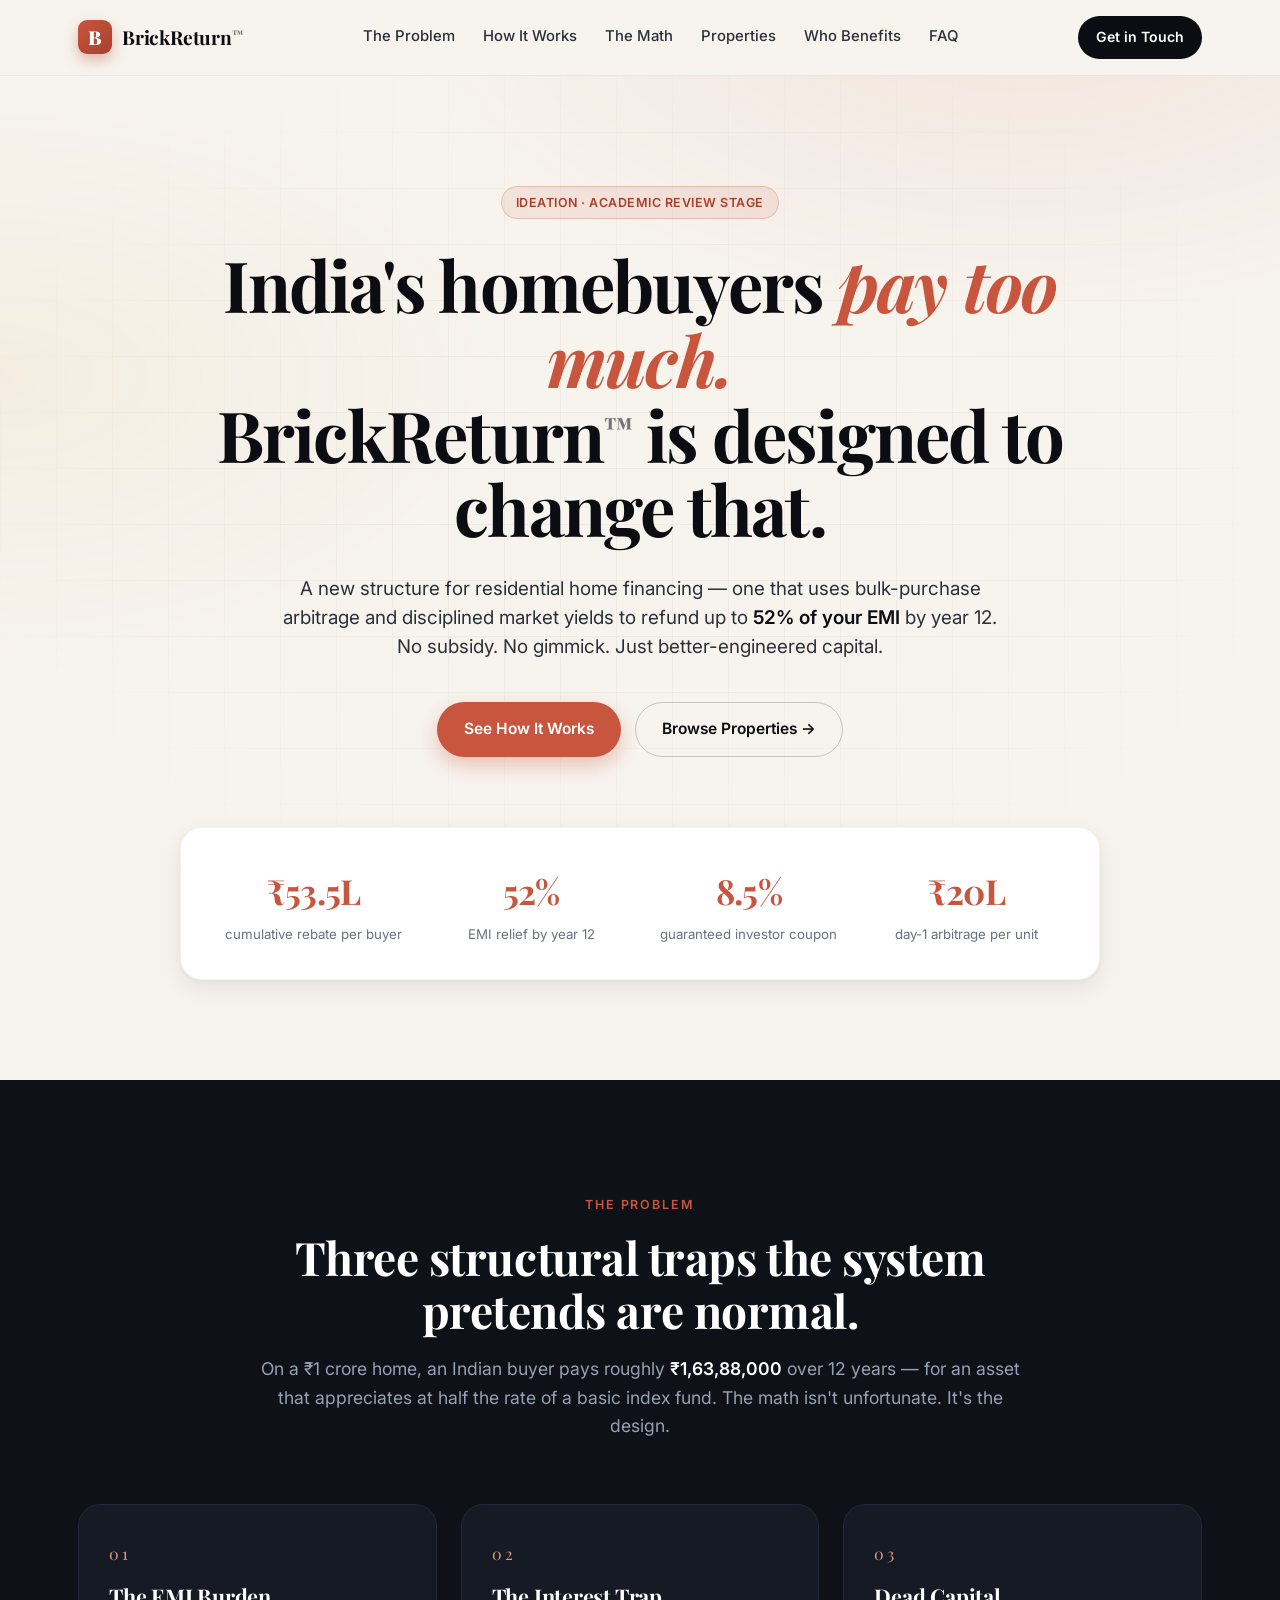
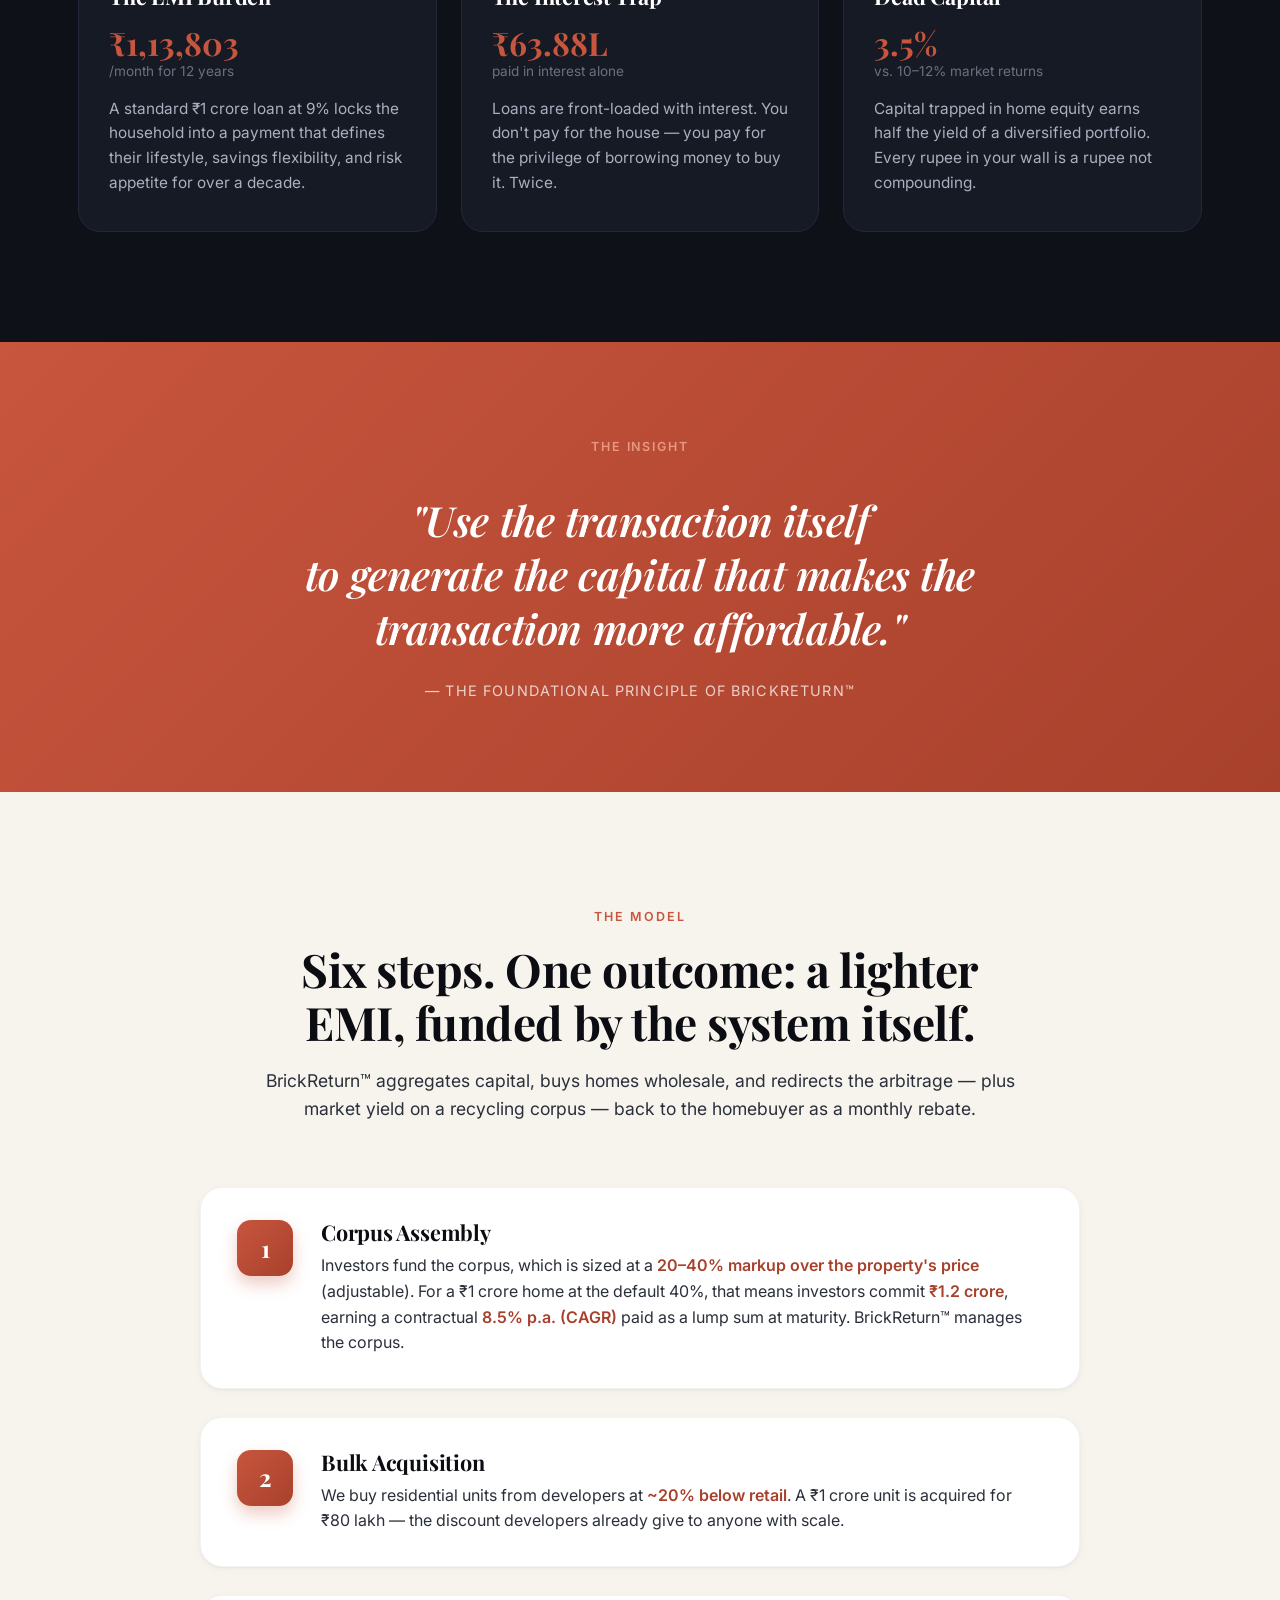
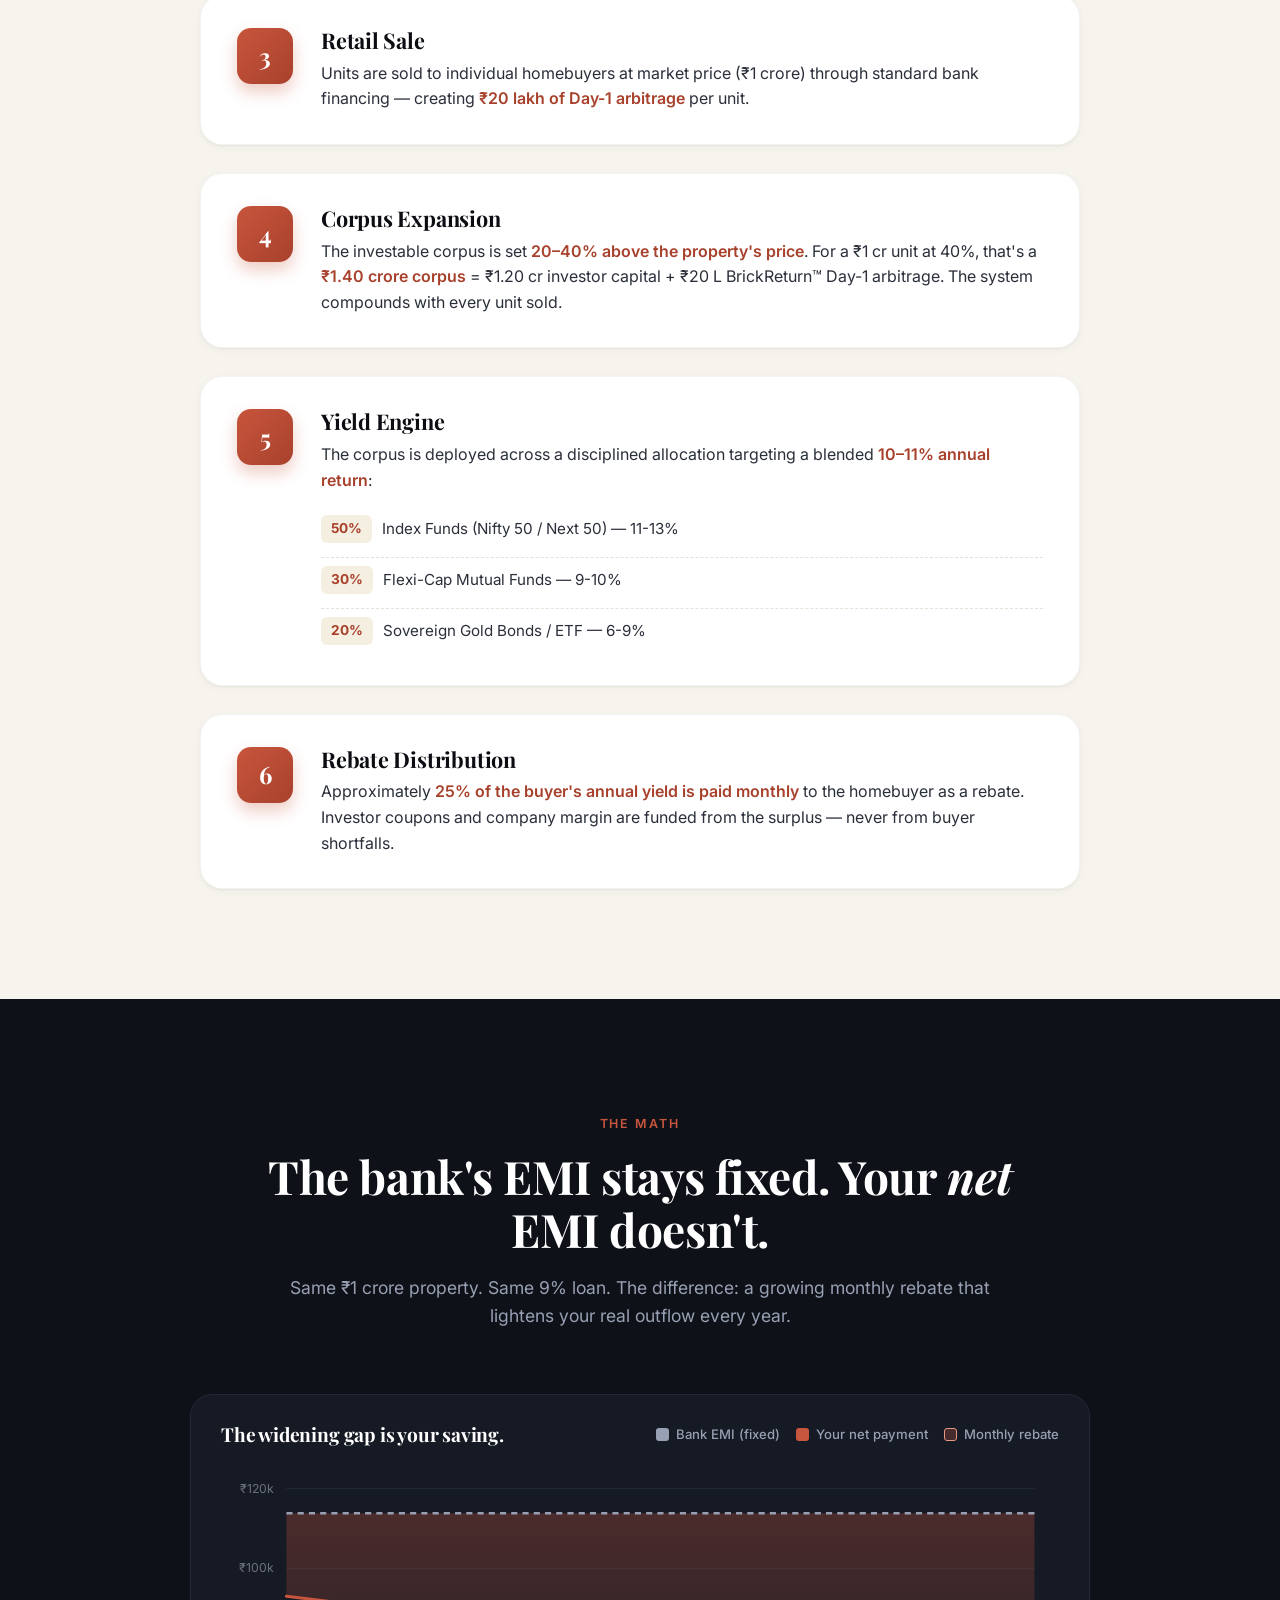
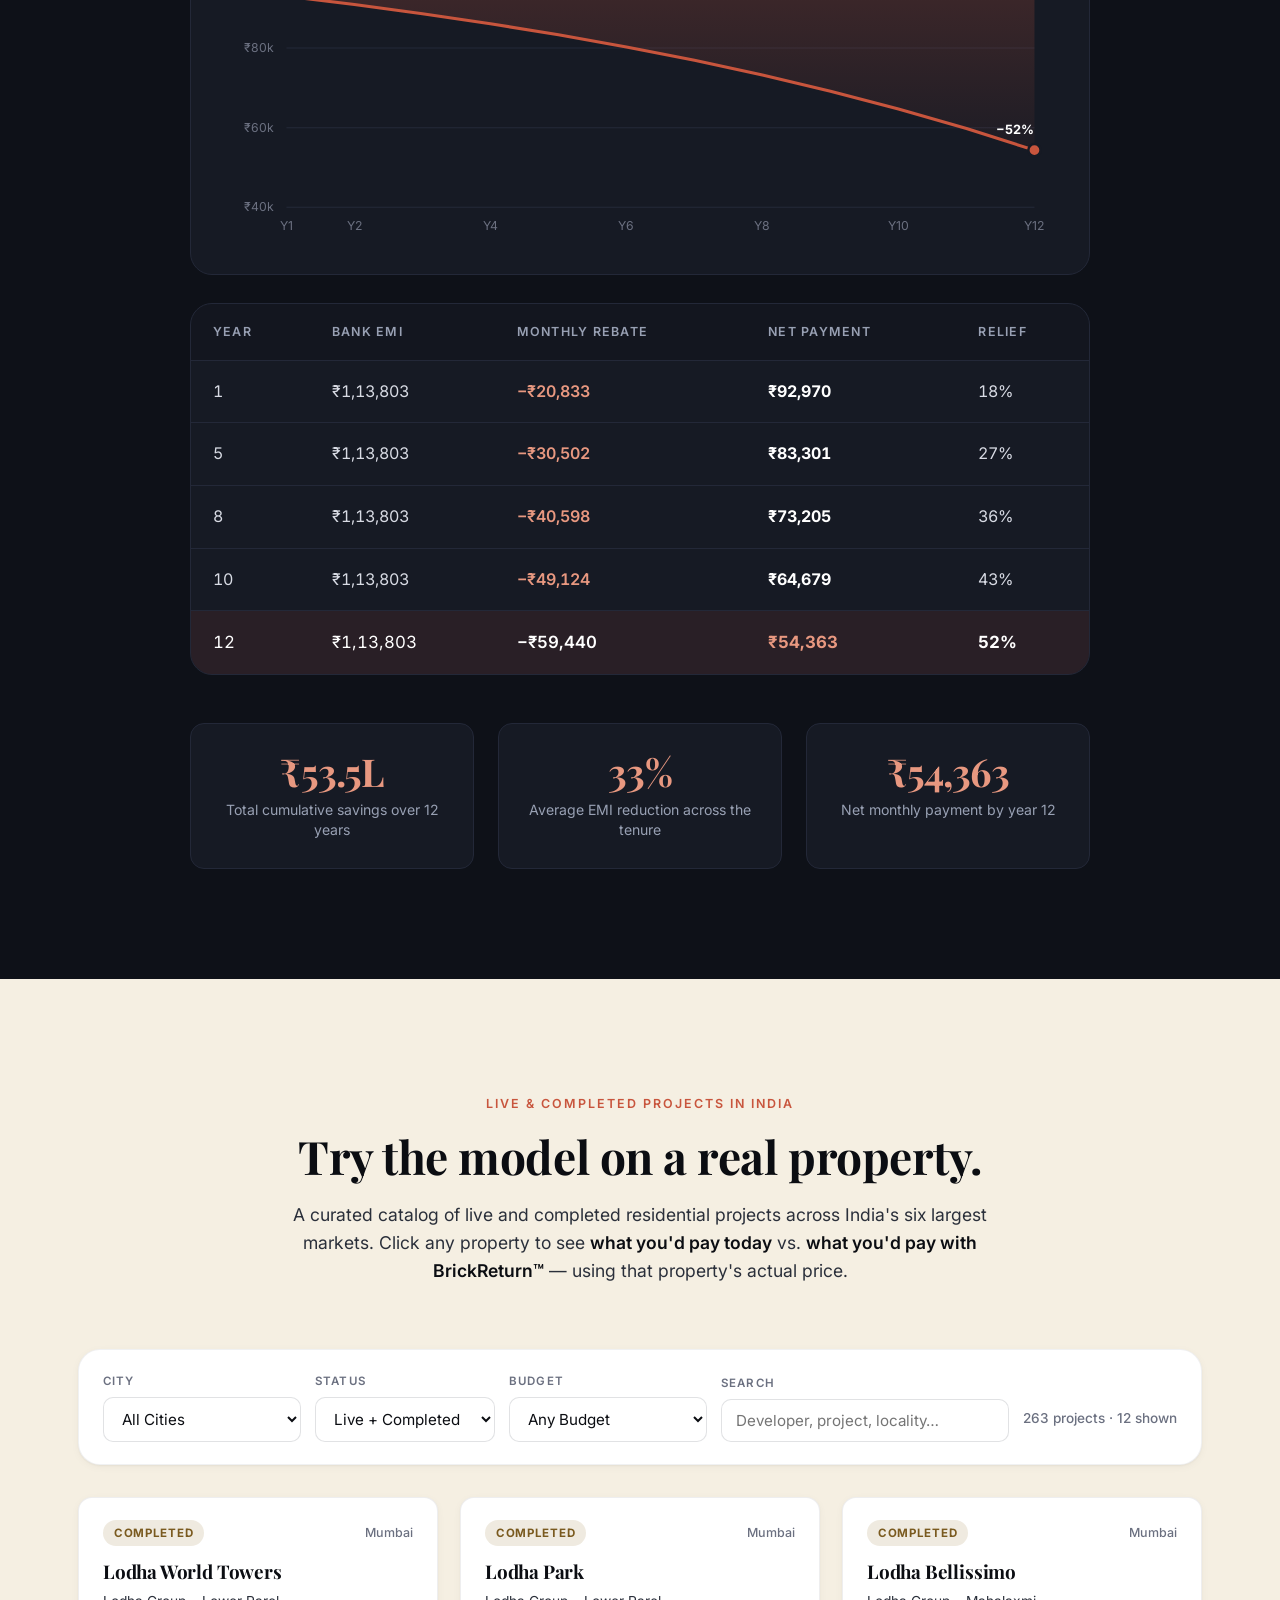
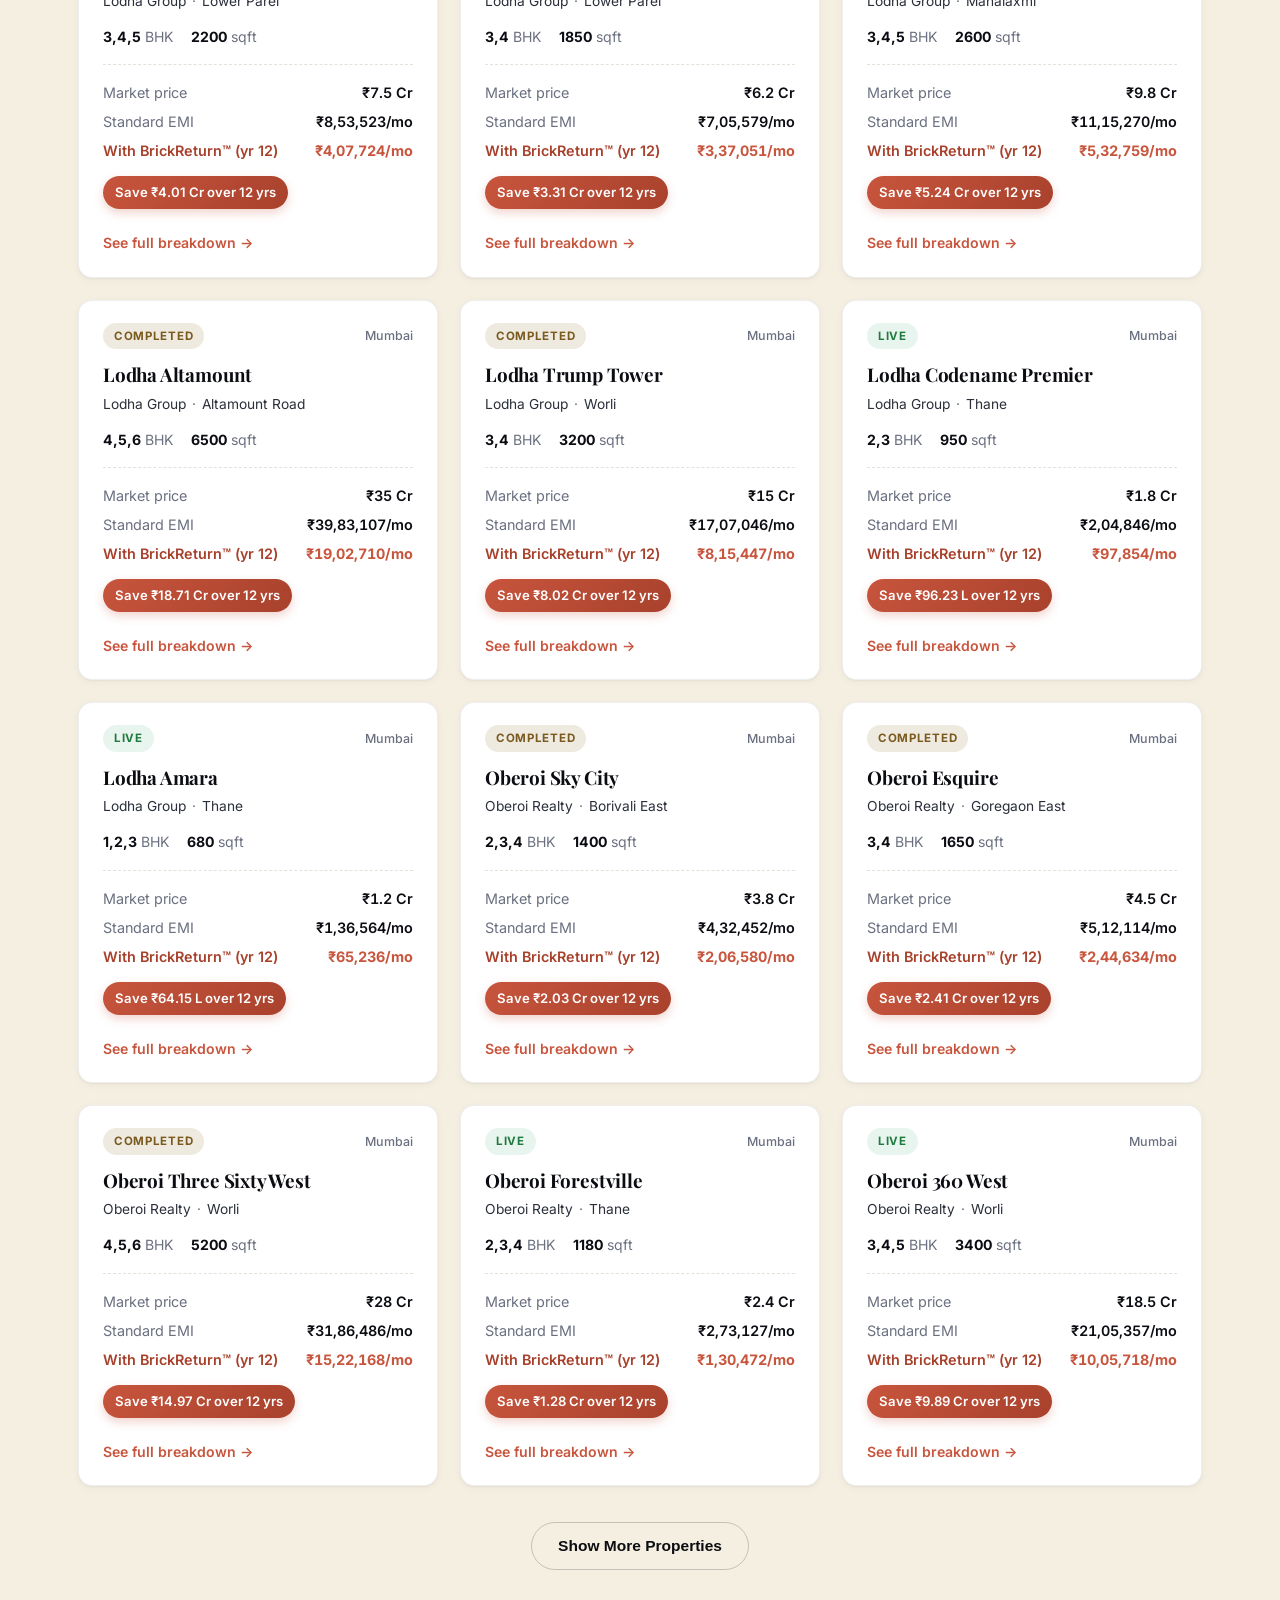
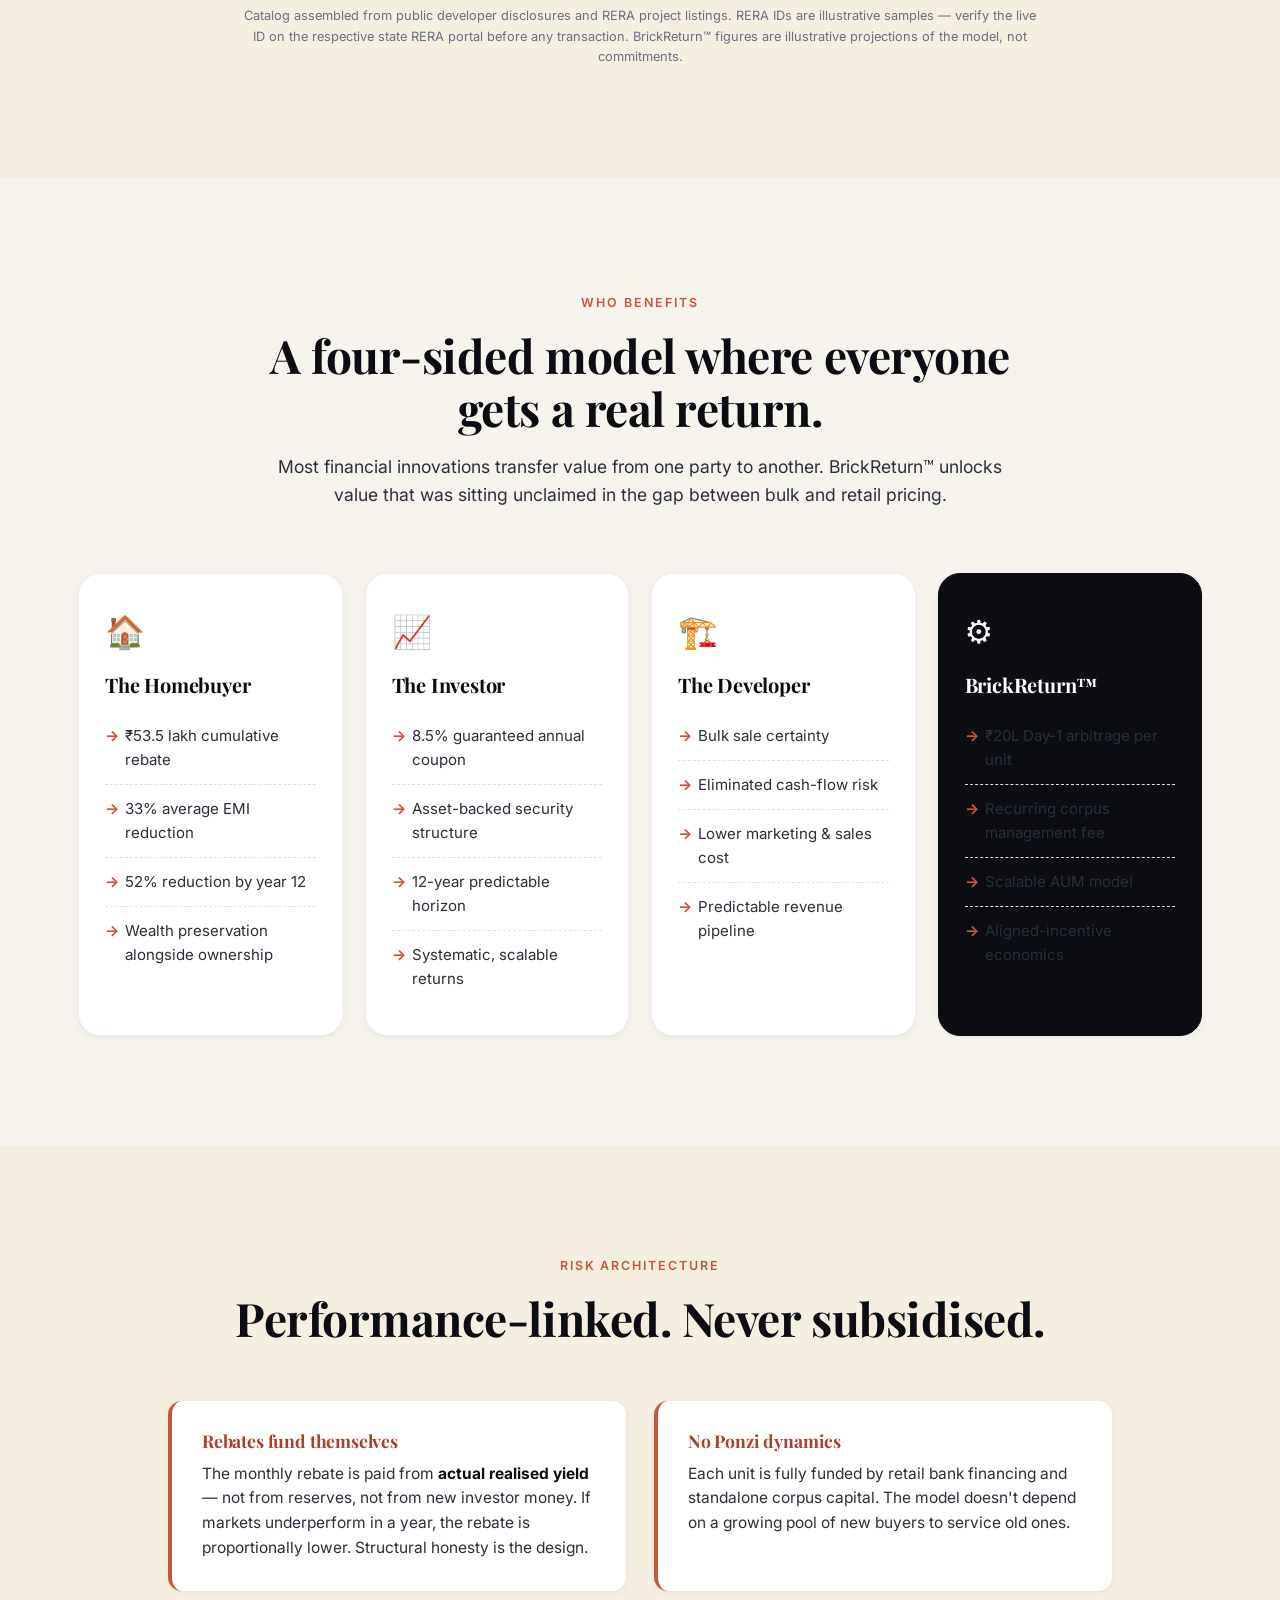
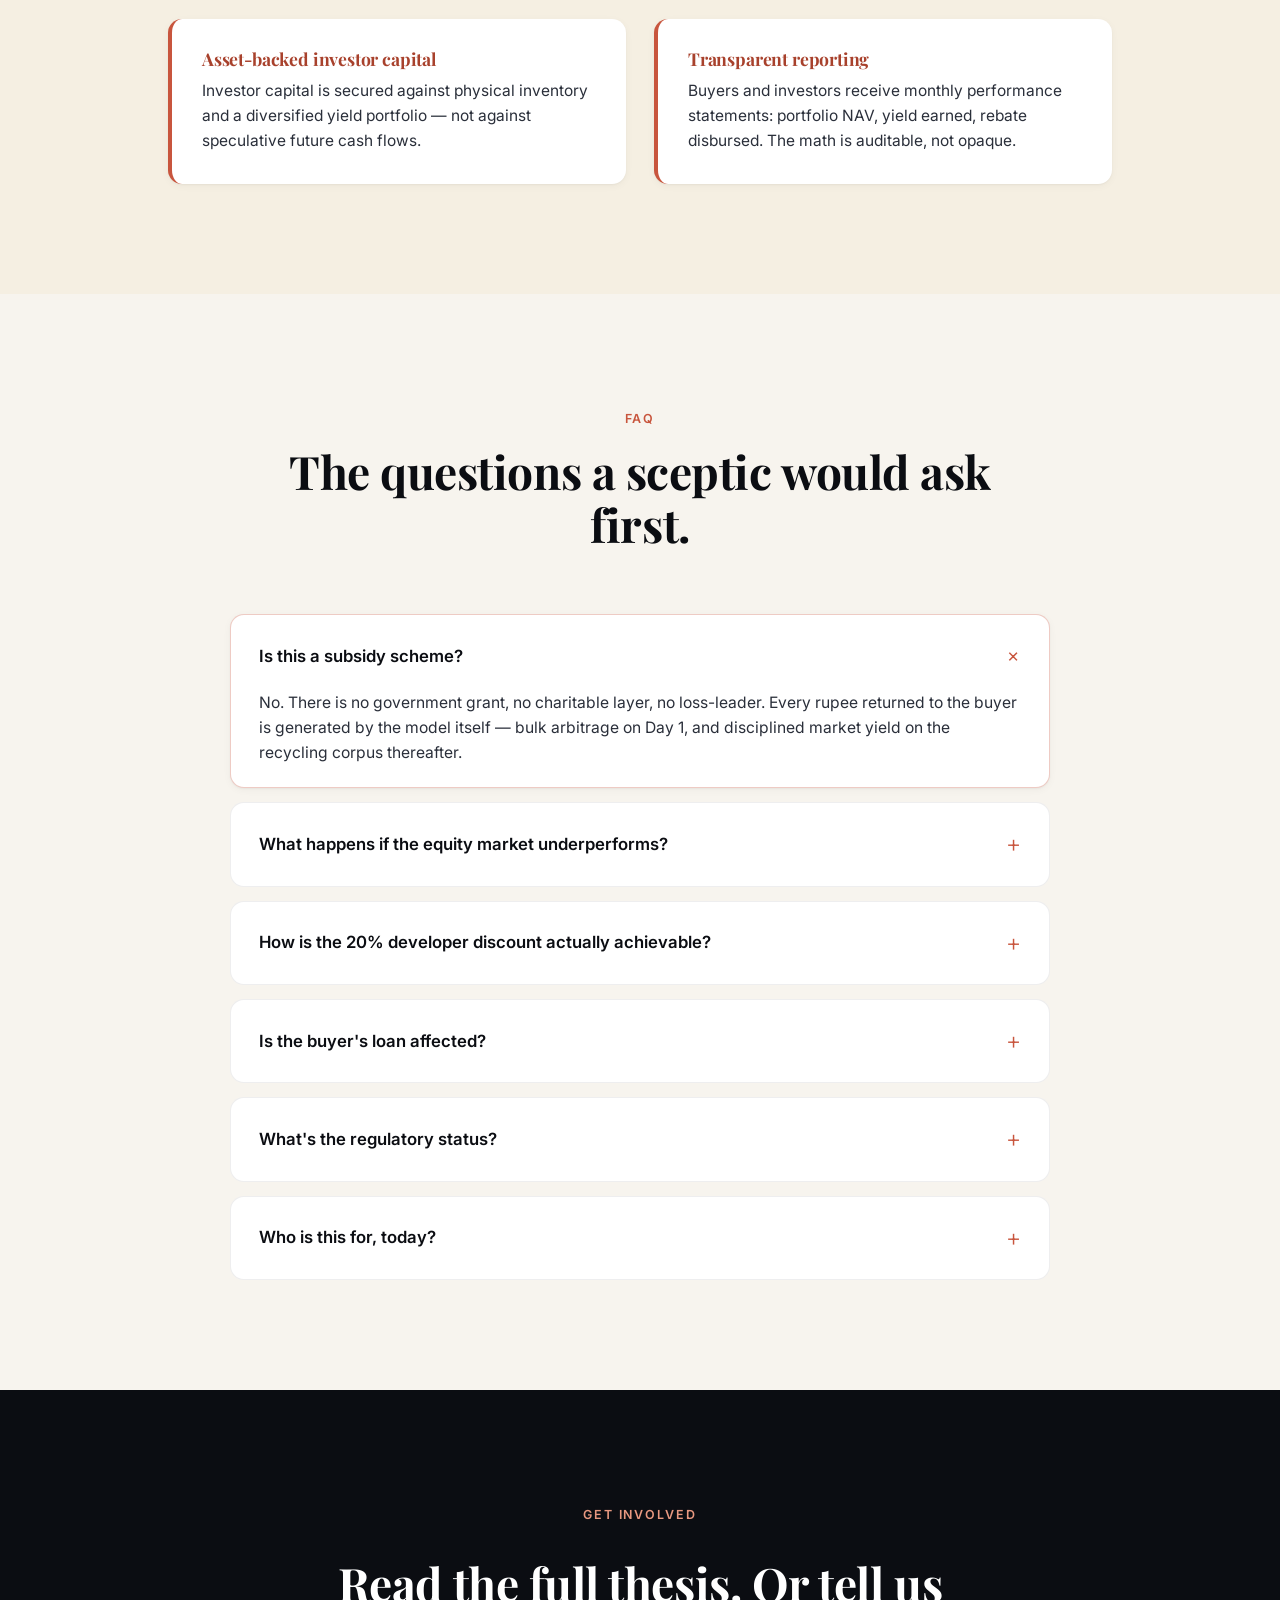
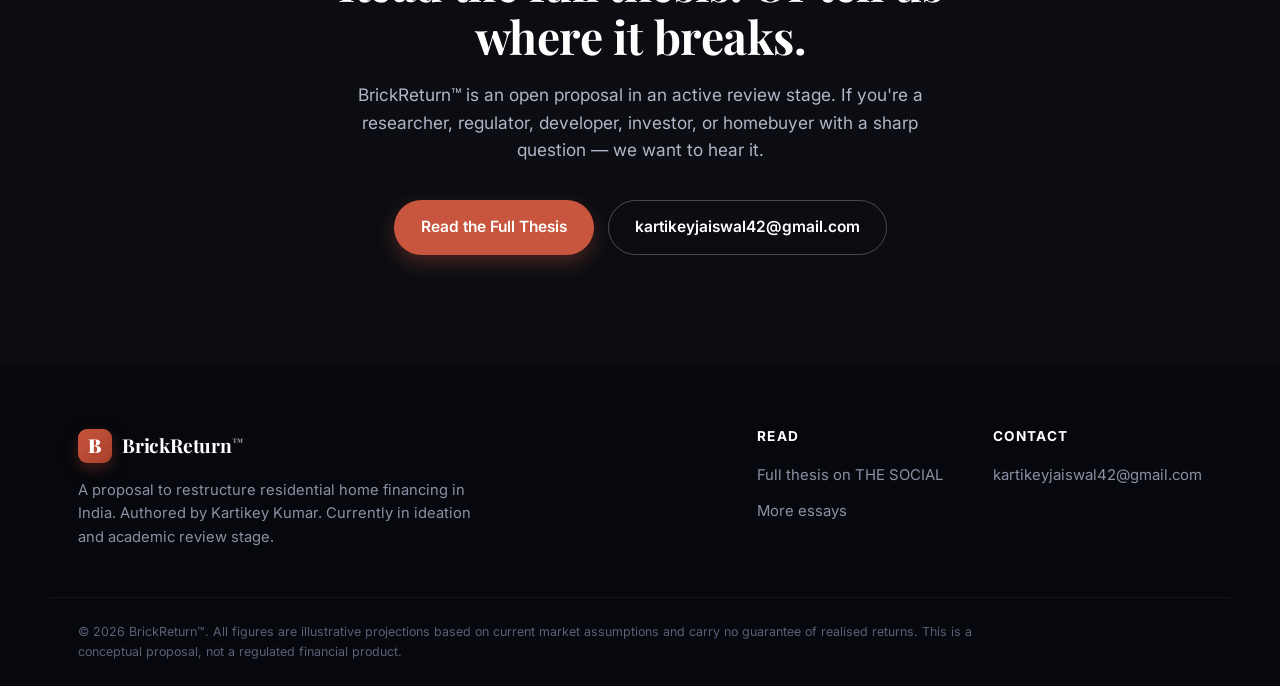
<file: index.html>
<!DOCTYPE html>
<html lang="en">
<head>
<meta charset="UTF-8" />
<meta name="viewport" content="width=device-width, initial-scale=1.0" />
<title>BrickReturn™ — India's Homebuyers Pay Too Much. We're Changing That.</title>
<meta name="description" content="BrickReturn™ uses bulk-purchase arbitrage and market-yield rebates to cut homebuyer EMIs by up to 52% over 12 years — without subsidies." />
<link rel="preconnect" href="https://fonts.googleapis.com" />
<link rel="preconnect" href="https://fonts.gstatic.com" crossorigin />
<link href="https://fonts.googleapis.com/css2?family=Playfair+Display:wght@500;600;700;900&family=Inter:wght@300;400;500;600;700&display=swap" rel="stylesheet" />
<link rel="stylesheet" href="style.css" />
</head>
<body>

<!-- ============ NAV ============ -->
<header class="nav">
  <div class="nav-inner">
    <a href="#top" class="logo">
      <span class="logo-mark">B</span>
      <span class="logo-text">BrickReturn<sup>™</sup></span>
    </a>
    <nav class="nav-links" id="primary-nav">
      <a href="#problem">The Problem</a>
      <a href="how-it-works.html">How It Works</a>
      <a href="#math">The Math</a>
      <a href="#properties">Properties</a>
      <a href="#stakeholders">Who Benefits</a>
      <a href="#faq">FAQ</a>
      <a href="#contact" class="nav-cta nav-cta-mobile">Get in Touch</a>
    </nav>
    <a href="#contact" class="nav-cta">Get in Touch</a>
    <button class="nav-toggle" aria-label="Open menu" aria-expanded="false" aria-controls="primary-nav">
      <span></span><span></span><span></span>
    </button>
  </div>
</header>

<!-- ============ HERO ============ -->
<section id="top" class="hero">
  <div class="hero-bg-grid"></div>
  <div class="container hero-inner">
    <div class="badge">Ideation &middot; Academic Review Stage</div>
    <h1 class="hero-title">
      India's homebuyers <span class="accent">pay too much.</span><br />
      BrickReturn<sup>™</sup> is designed to change that.
    </h1>
    <p class="hero-sub">
      A new structure for residential home financing — one that uses bulk-purchase arbitrage and disciplined market yields to refund up to <strong>52% of your EMI</strong> by year 12. No subsidy. No gimmick. Just better-engineered capital.
    </p>
    <div class="hero-cta-row">
      <a href="#model" class="btn btn-primary">See How It Works</a>
      <a href="#properties" class="btn btn-ghost">Browse Properties →</a>
    </div>

    <div class="hero-stats">
      <div class="stat">
        <div class="stat-num">₹53.5L</div>
        <div class="stat-label">cumulative rebate per buyer</div>
      </div>
      <div class="stat">
        <div class="stat-num">52%</div>
        <div class="stat-label">EMI relief by year 12</div>
      </div>
      <div class="stat">
        <div class="stat-num">8.5%</div>
        <div class="stat-label">guaranteed investor coupon</div>
      </div>
      <div class="stat">
        <div class="stat-num">₹20L</div>
        <div class="stat-label">day-1 arbitrage per unit</div>
      </div>
    </div>
  </div>
</section>

<!-- ============ PROBLEM ============ -->
<section id="problem" class="section section-dark">
  <div class="container">
    <div class="section-head">
      <span class="eyebrow">The Problem</span>
      <h2>Three structural traps the system pretends are normal.</h2>
      <p class="section-lede">On a ₹1 crore home, an Indian buyer pays roughly <strong>₹1,63,88,000</strong> over 12 years — for an asset that appreciates at half the rate of a basic index fund. The math isn't unfortunate. It's the design.</p>
    </div>

    <div class="problem-grid">
      <article class="problem-card">
        <div class="problem-num">01</div>
        <h3>The EMI Burden</h3>
        <p class="problem-stat">₹1,13,803<span>/month for 12 years</span></p>
        <p>A standard ₹1 crore loan at 9% locks the household into a payment that defines their lifestyle, savings flexibility, and risk appetite for over a decade.</p>
      </article>

      <article class="problem-card">
        <div class="problem-num">02</div>
        <h3>The Interest Trap</h3>
        <p class="problem-stat">₹63.88L<span>paid in interest alone</span></p>
        <p>Loans are front-loaded with interest. You don't pay for the house — you pay for the privilege of borrowing money to buy it. Twice.</p>
      </article>

      <article class="problem-card">
        <div class="problem-num">03</div>
        <h3>Dead Capital</h3>
        <p class="problem-stat">3.5%<span>vs. 10–12% market returns</span></p>
        <p>Capital trapped in home equity earns half the yield of a diversified portfolio. Every rupee in your wall is a rupee not compounding.</p>
      </article>
    </div>
  </div>
</section>

<!-- ============ THE INSIGHT ============ -->
<section class="section section-insight">
  <div class="container insight-inner">
    <span class="eyebrow eyebrow-light">The Insight</span>
    <h2 class="insight-quote">
      "Use the transaction itself <br/>to generate the capital that makes the transaction more affordable."
    </h2>
    <p class="insight-attribution">— The foundational principle of BrickReturn™</p>
  </div>
</section>

<!-- ============ MODEL ============ -->
<section id="model" class="section">
  <div class="container">
    <div class="section-head">
      <span class="eyebrow">The Model</span>
      <h2>Six steps. One outcome: a lighter EMI, funded by the system itself.</h2>
      <p class="section-lede">BrickReturn™ aggregates capital, buys homes wholesale, and redirects the arbitrage — plus market yield on a recycling corpus — back to the homebuyer as a monthly rebate.</p>
    </div>

    <ol class="steps">
      <li class="step">
        <div class="step-num">1</div>
        <div class="step-body">
          <h3>Corpus Assembly</h3>
          <p>Investors fund the corpus, which is sized at a <strong>20–40% markup over the property's price</strong> (adjustable). For a ₹1 crore home at the default 40%, that means investors commit <strong>₹1.2 crore</strong>, earning a contractual <strong>8.5% p.a. (CAGR)</strong> paid as a lump sum at maturity. BrickReturn™ manages the corpus.</p>
        </div>
      </li>
      <li class="step">
        <div class="step-num">2</div>
        <div class="step-body">
          <h3>Bulk Acquisition</h3>
          <p>We buy residential units from developers at <strong>~20% below retail</strong>. A ₹1 crore unit is acquired for ₹80 lakh — the discount developers already give to anyone with scale.</p>
        </div>
      </li>
      <li class="step">
        <div class="step-num">3</div>
        <div class="step-body">
          <h3>Retail Sale</h3>
          <p>Units are sold to individual homebuyers at market price (₹1 crore) through standard bank financing — creating <strong>₹20 lakh of Day-1 arbitrage</strong> per unit.</p>
        </div>
      </li>
      <li class="step">
        <div class="step-num">4</div>
        <div class="step-body">
          <h3>Corpus Expansion</h3>
          <p>The investable corpus is set <strong>20–40% above the property's price</strong>. For a ₹1 cr unit at 40%, that's a <strong>₹1.40 crore corpus</strong> = ₹1.20 cr investor capital + ₹20 L BrickReturn™ Day-1 arbitrage. The system compounds with every unit sold.</p>
        </div>
      </li>
      <li class="step">
        <div class="step-num">5</div>
        <div class="step-body">
          <h3>Yield Engine</h3>
          <p>The corpus is deployed across a disciplined allocation targeting a blended <strong>10–11% annual return</strong>:</p>
          <ul class="allocation-list">
            <li><span>50%</span> Index Funds (Nifty 50 / Next 50) — 11-13%</li>
            <li><span>30%</span> Flexi-Cap Mutual Funds — 9-10%</li>
            <li><span>20%</span> Sovereign Gold Bonds / ETF — 6-9%</li>
          </ul>
        </div>
      </li>
      <li class="step">
        <div class="step-num">6</div>
        <div class="step-body">
          <h3>Rebate Distribution</h3>
          <p>Approximately <strong>25% of the buyer's annual yield is paid monthly</strong> to the homebuyer as a rebate. Investor coupons and company margin are funded from the surplus — never from buyer shortfalls.</p>
        </div>
      </li>
    </ol>
  </div>
</section>

<!-- ============ MATH / EMI TABLE ============ -->
<section id="math" class="section section-dark">
  <div class="container">
    <div class="section-head">
      <span class="eyebrow">The Math</span>
      <h2>The bank's EMI stays fixed. Your <em>net</em> EMI doesn't.</h2>
      <p class="section-lede">Same ₹1 crore property. Same 9% loan. The difference: a growing monthly rebate that lightens your real outflow every year.</p>
    </div>

    <!-- Visual chart: flat Bank EMI vs declining Net Payment -->
    <figure class="emi-chart-card">
      <figcaption class="emi-chart-head">
        <h3>The widening gap is your saving.</h3>
        <div class="emi-chart-legend" aria-hidden="true">
          <span class="lg lg-bank"><i></i>Bank EMI (fixed)</span>
          <span class="lg lg-net"><i></i>Your net payment</span>
          <span class="lg lg-rebate"><i></i>Monthly rebate</span>
        </div>
      </figcaption>
      <div id="emi-chart" class="emi-chart" role="img"
           aria-label="Line chart: the bank EMI stays flat at about ₹1.14 lakh per month for 12 years, while the net payment after the BrickReturn rebate falls steadily to about ₹51,000 by year 12. The shaded area between the two lines is the monthly rebate.">
      </div>
    </figure>

    <div class="emi-table-wrap">
      <table class="emi-table">
        <thead>
          <tr>
            <th>Year</th>
            <th>Bank EMI</th>
            <th>Monthly Rebate</th>
            <th>Net Payment</th>
            <th>Relief</th>
          </tr>
        </thead>
        <tbody>
          <tr><td>1</td><td>₹1,13,803</td><td class="rebate">−₹20,833</td><td class="net">₹92,970</td><td>18%</td></tr>
          <tr><td>5</td><td>₹1,13,803</td><td class="rebate">−₹30,502</td><td class="net">₹83,301</td><td>27%</td></tr>
          <tr><td>8</td><td>₹1,13,803</td><td class="rebate">−₹40,598</td><td class="net">₹73,205</td><td>36%</td></tr>
          <tr><td>10</td><td>₹1,13,803</td><td class="rebate">−₹49,124</td><td class="net">₹64,679</td><td>43%</td></tr>
          <tr class="highlight"><td>12</td><td>₹1,13,803</td><td class="rebate">−₹59,440</td><td class="net">₹54,363</td><td><strong>52%</strong></td></tr>
        </tbody>
      </table>
    </div>

    <div class="math-callouts">
      <div class="callout">
        <div class="callout-num">₹53.5L</div>
        <div class="callout-label">Total cumulative savings over 12 years</div>
      </div>
      <div class="callout">
        <div class="callout-num">33%</div>
        <div class="callout-label">Average EMI reduction across the tenure</div>
      </div>
      <div class="callout">
        <div class="callout-num">₹54,363</div>
        <div class="callout-label">Net monthly payment by year 12</div>
      </div>
    </div>
  </div>
</section>

<!-- ============ PROPERTIES (LIVE + COMPLETED) ============ -->
<section id="properties" class="section section-properties">
  <div class="container">
    <div class="section-head">
      <span class="eyebrow">Live & Completed Projects in India</span>
      <h2>Try the model on a real property.</h2>
      <p class="section-lede">A curated catalog of live and completed residential projects across India's six largest markets. Click any property to see <strong>what you'd pay today</strong> vs. <strong>what you'd pay with BrickReturn™</strong> — using that property's actual price.</p>
    </div>

    <!-- Filter bar -->
    <div class="prop-filters">
      <div class="filter-group">
        <label>City</label>
        <select id="filter-city">
          <option value="">All Cities</option>
          <option>Mumbai</option>
          <option>Delhi NCR</option>
          <option>Bangalore</option>
          <option>Pune</option>
          <option>Hyderabad</option>
          <option>Chennai</option>
          <option>Kolkata</option>
          <option>Ahmedabad</option>
          <option>Jaipur</option>
          <option>Lucknow</option>
          <option>Kochi</option>
          <option>Chandigarh</option>
          <option>Goa</option>
          <option>Visakhapatnam</option>
          <option>Indore</option>
          <option>Bhubaneswar</option>
          <option>Coimbatore</option>
          <option>Nagpur</option>
        </select>
      </div>
      <div class="filter-group">
        <label>Status</label>
        <select id="filter-status">
          <option value="">Live + Completed</option>
          <option>Live</option>
          <option>Completed</option>
        </select>
      </div>
      <div class="filter-group">
        <label>Budget</label>
        <select id="filter-budget">
          <option value="">Any Budget</option>
          <option value="0-1">Under ₹1 Cr</option>
          <option value="1-2">₹1 – 2 Cr</option>
          <option value="2-5">₹2 – 5 Cr</option>
          <option value="5-100">₹5 Cr+</option>
        </select>
      </div>
      <div class="filter-group filter-group-search">
        <label>Search</label>
        <input type="text" id="filter-search" placeholder="Developer, project, locality…" />
      </div>
      <div class="filter-meta">
        <span id="prop-count">Loading…</span>
      </div>
    </div>

    <!-- Grid populated by JS -->
    <div id="prop-grid" class="prop-grid"></div>

    <!-- Empty state -->
    <div id="prop-empty" class="prop-empty" style="display:none;">
      <p>No projects match your filters. Try widening the criteria.</p>
    </div>

    <!-- Load more -->
    <div class="prop-loadmore-wrap">
      <button id="prop-loadmore" class="btn btn-ghost" style="display:none;">Show More Properties</button>
    </div>

    <p class="prop-note">
      Catalog assembled from public developer disclosures and RERA project listings. RERA IDs are illustrative samples — verify the live ID on the respective state RERA portal before any transaction. BrickReturn™ figures are illustrative projections of the model, not commitments.
    </p>
  </div>
</section>

<!-- ============ STAKEHOLDERS ============ -->
<section id="stakeholders" class="section">
  <div class="container">
    <div class="section-head">
      <span class="eyebrow">Who Benefits</span>
      <h2>A four-sided model where everyone gets a real return.</h2>
      <p class="section-lede">Most financial innovations transfer value from one party to another. BrickReturn™ unlocks value that was sitting unclaimed in the gap between bulk and retail pricing.</p>
    </div>

    <div class="stake-grid">
      <article class="stake-card">
        <div class="stake-icon">🏠</div>
        <h3>The Homebuyer</h3>
        <ul>
          <li>₹53.5 lakh cumulative rebate</li>
          <li>33% average EMI reduction</li>
          <li>52% reduction by year 12</li>
          <li>Wealth preservation alongside ownership</li>
        </ul>
      </article>

      <article class="stake-card">
        <div class="stake-icon">📈</div>
        <h3>The Investor</h3>
        <ul>
          <li>8.5% guaranteed annual coupon</li>
          <li>Asset-backed security structure</li>
          <li>12-year predictable horizon</li>
          <li>Systematic, scalable returns</li>
        </ul>
      </article>

      <article class="stake-card">
        <div class="stake-icon">🏗️</div>
        <h3>The Developer</h3>
        <ul>
          <li>Bulk sale certainty</li>
          <li>Eliminated cash-flow risk</li>
          <li>Lower marketing & sales cost</li>
          <li>Predictable revenue pipeline</li>
        </ul>
      </article>

      <article class="stake-card stake-card-featured">
        <div class="stake-icon">⚙️</div>
        <h3>BrickReturn™</h3>
        <ul>
          <li>₹20L Day-1 arbitrage per unit</li>
          <li>Recurring corpus management fee</li>
          <li>Scalable AUM model</li>
          <li>Aligned-incentive economics</li>
        </ul>
      </article>
    </div>
  </div>
</section>

<!-- ============ RISK / SAFETY ============ -->
<section class="section section-safety">
  <div class="container safety-inner">
    <span class="eyebrow">Risk Architecture</span>
    <h2>Performance-linked. Never subsidised.</h2>
    <div class="safety-grid">
      <div class="safety-item">
        <h4>Rebates fund themselves</h4>
        <p>The monthly rebate is paid from <strong>actual realised yield</strong> — not from reserves, not from new investor money. If markets underperform in a year, the rebate is proportionally lower. Structural honesty is the design.</p>
      </div>
      <div class="safety-item">
        <h4>No Ponzi dynamics</h4>
        <p>Each unit is fully funded by retail bank financing and standalone corpus capital. The model doesn't depend on a growing pool of new buyers to service old ones.</p>
      </div>
      <div class="safety-item">
        <h4>Asset-backed investor capital</h4>
        <p>Investor capital is secured against physical inventory and a diversified yield portfolio — not against speculative future cash flows.</p>
      </div>
      <div class="safety-item">
        <h4>Transparent reporting</h4>
        <p>Buyers and investors receive monthly performance statements: portfolio NAV, yield earned, rebate disbursed. The math is auditable, not opaque.</p>
      </div>
    </div>
  </div>
</section>

<!-- ============ FAQ ============ -->
<section id="faq" class="section">
  <div class="container">
    <div class="section-head">
      <span class="eyebrow">FAQ</span>
      <h2>The questions a sceptic would ask first.</h2>
    </div>

    <div class="faq-list">
      <details class="faq-item" open>
        <summary>Is this a subsidy scheme?</summary>
        <p>No. There is no government grant, no charitable layer, no loss-leader. Every rupee returned to the buyer is generated by the model itself — bulk arbitrage on Day 1, and disciplined market yield on the recycling corpus thereafter.</p>
      </details>
      <details class="faq-item">
        <summary>What happens if the equity market underperforms?</summary>
        <p>Rebates are explicitly performance-linked. In a down year, the rebate is proportionally smaller. The company never borrows from reserves to maintain a payout. This is the single most important design choice in the model.</p>
      </details>
      <details class="faq-item">
        <summary>How is the 20% developer discount actually achievable?</summary>
        <p>Developers already routinely offer 15–25% discounts on bulk purchases of 20+ units — it eliminates marketing cost, accelerates inventory clearance, and de-risks cash flow. Individual buyers can't access this; an aggregator can.</p>
      </details>
      <details class="faq-item">
        <summary>Is the buyer's loan affected?</summary>
        <p>No. The buyer takes a standard home loan from a standard bank at the standard rate. The EMI to the bank is exactly what it would be without BrickReturn™. The rebate is a separate monthly credit, paid from corpus yield.</p>
      </details>
      <details class="faq-item">
        <summary>What's the regulatory status?</summary>
        <p>The model is currently in ideation and academic review. Legal viability under RERA and SEBI frameworks has not been formally assessed. This is a conceptual proposal — built to invite scrutiny, not bypass it.</p>
      </details>
      <details class="faq-item">
        <summary>Who is this for, today?</summary>
        <p>Today: policymakers, academic reviewers, real-estate-finance researchers, and impact-investment groups interested in structural reform of residential financing in India. Tomorrow: the urban middle-class homebuyer.</p>
      </details>
    </div>
  </div>
</section>

<!-- ============ CONTACT / CTA ============ -->
<section id="contact" class="section section-cta">
  <div class="container cta-inner">
    <span class="eyebrow eyebrow-light">Get Involved</span>
    <h2>Read the full thesis. Or tell us where it breaks.</h2>
    <p>BrickReturn™ is an open proposal in an active review stage. If you're a researcher, regulator, developer, investor, or homebuyer with a sharp question — we want to hear it.</p>
    <div class="cta-buttons">
      <a href="https://socialresults.blogspot.com/2026/05/indias-homebuyers-pay-too-much.html" target="_blank" rel="noopener" class="btn btn-primary">Read the Full Thesis</a>
      <a href="mailto:kartikeyjaiswal42@gmail.com" class="btn btn-ghost">kartikeyjaiswal42@gmail.com</a>
    </div>
  </div>
</section>

<!-- ============ FOOTER ============ -->
<footer class="footer">
  <div class="container footer-inner">
    <div class="footer-left">
      <div class="logo">
        <span class="logo-mark">B</span>
        <span class="logo-text">BrickReturn<sup>™</sup></span>
      </div>
      <p>A proposal to restructure residential home financing in India. Authored by Kartikey Kumar. Currently in ideation and academic review stage.</p>
    </div>
    <div class="footer-right">
      <div class="footer-col">
        <h5>Read</h5>
        <a href="https://socialresults.blogspot.com/2026/05/indias-homebuyers-pay-too-much.html" target="_blank" rel="noopener">Full thesis on THE SOCIAL</a>
        <a href="https://socialresults.blogspot.com" target="_blank" rel="noopener">More essays</a>
      </div>
      <div class="footer-col">
        <h5>Contact</h5>
        <a href="mailto:kartikeyjaiswal42@gmail.com">kartikeyjaiswal42@gmail.com</a>
      </div>
    </div>
  </div>
  <div class="footer-bottom">
    <div class="container">
      <p>&copy; 2026 BrickReturn™. All figures are illustrative projections based on current market assumptions and carry no guarantee of realised returns. This is a conceptual proposal, not a regulated financial product.</p>
    </div>
  </div>
</footer>

<script src="script.js"></script>
</body>
</html>
</file>
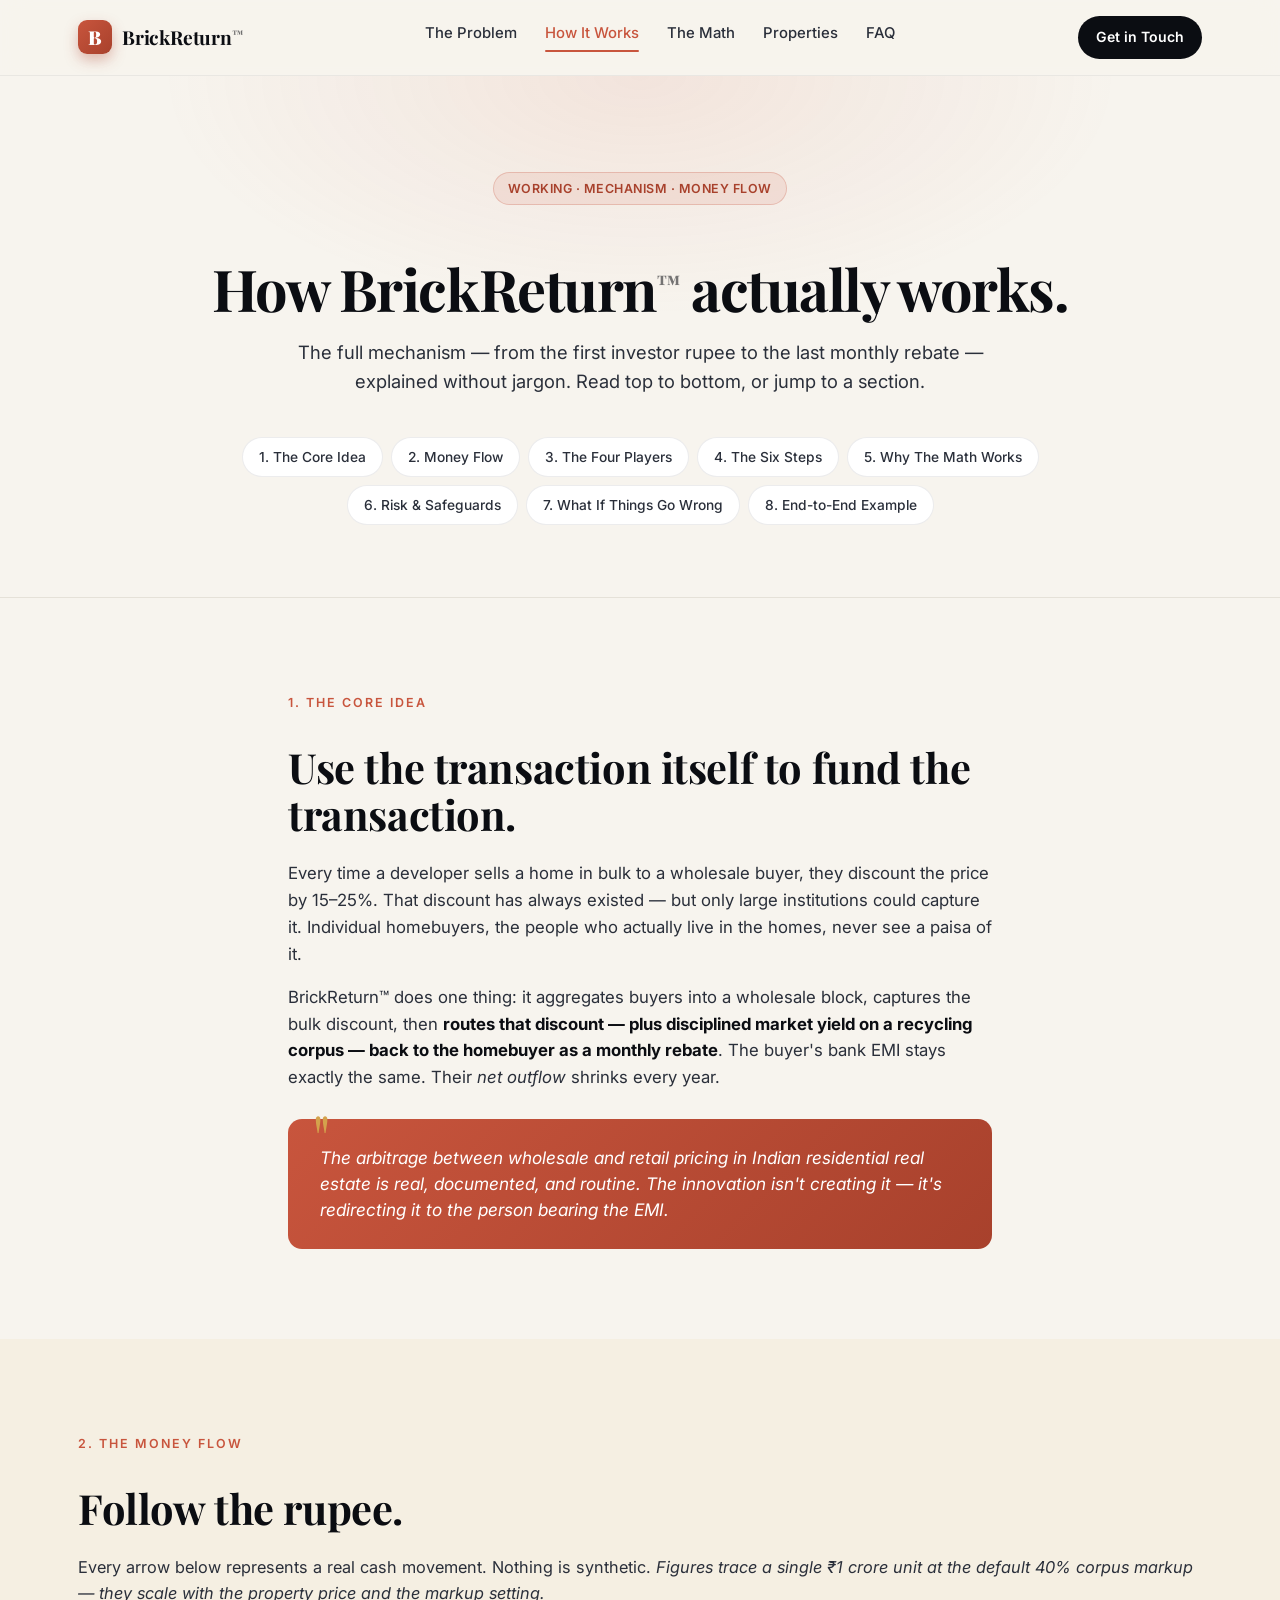
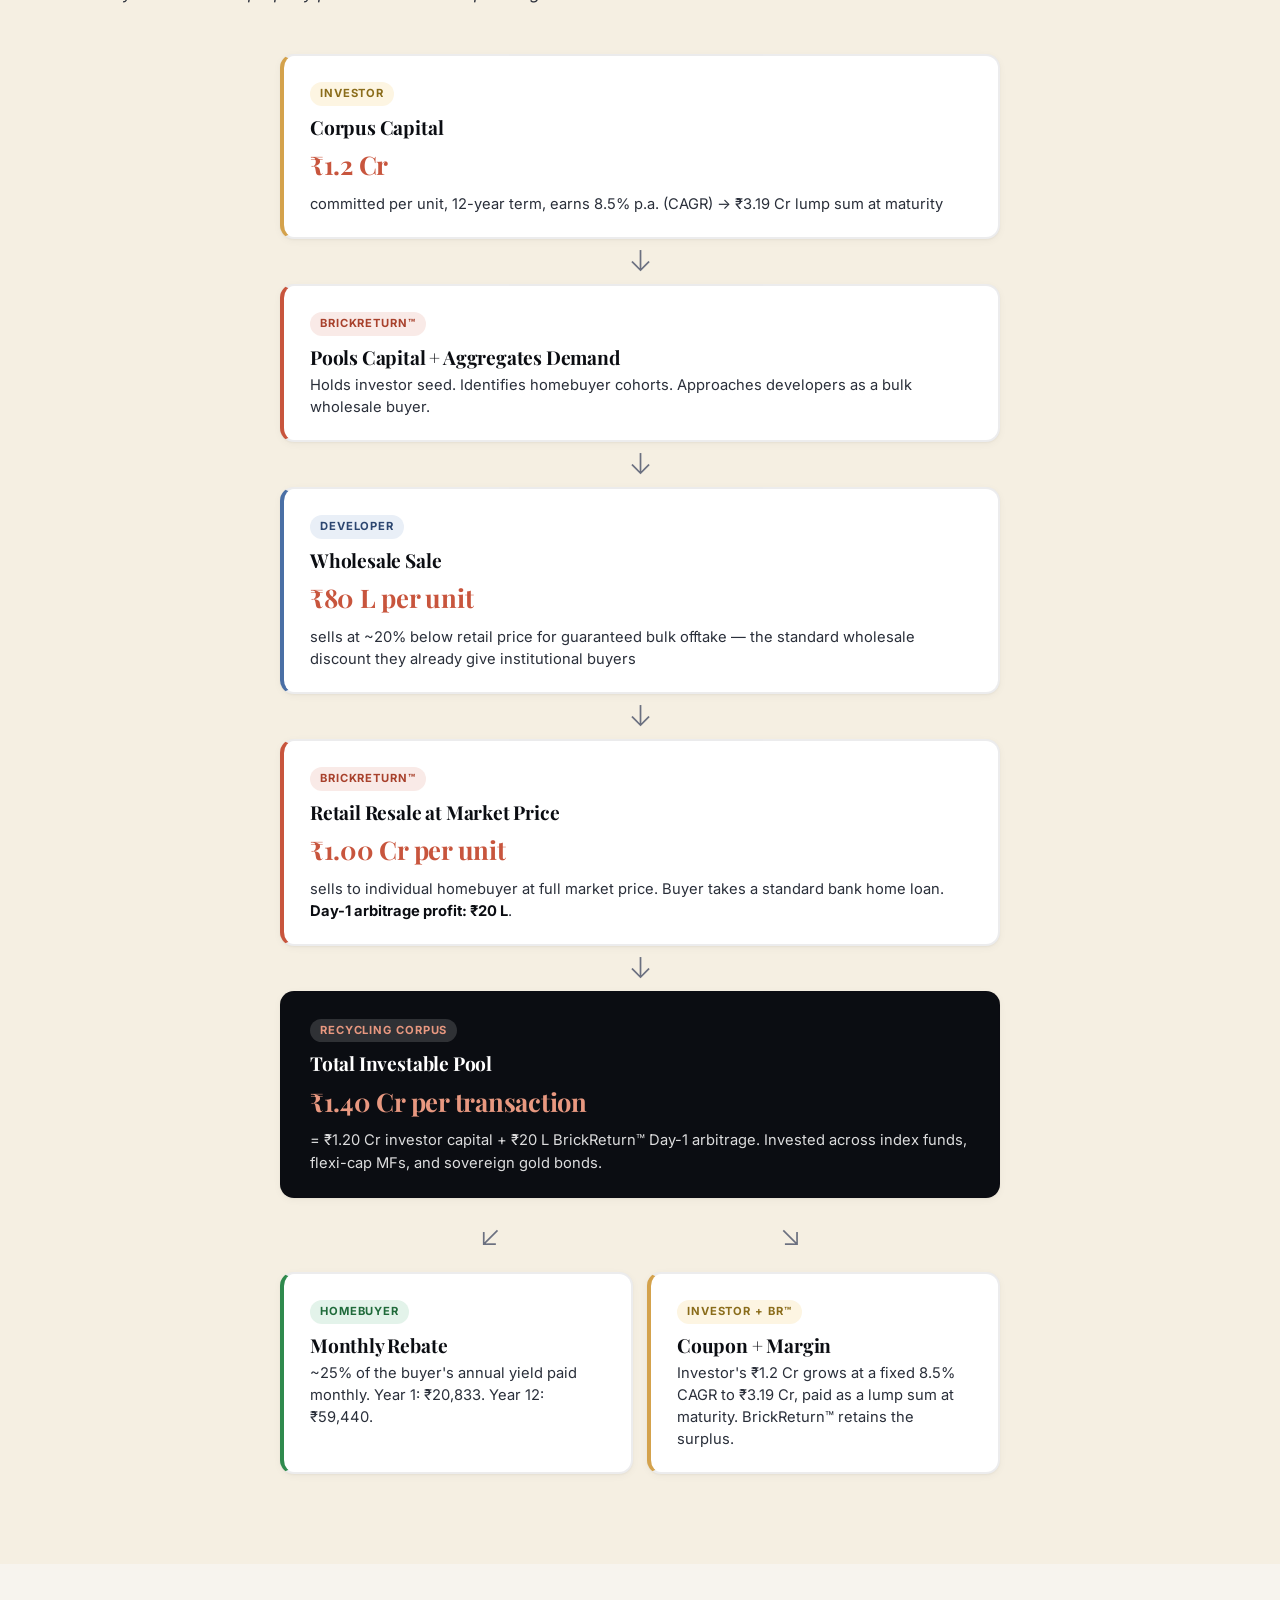
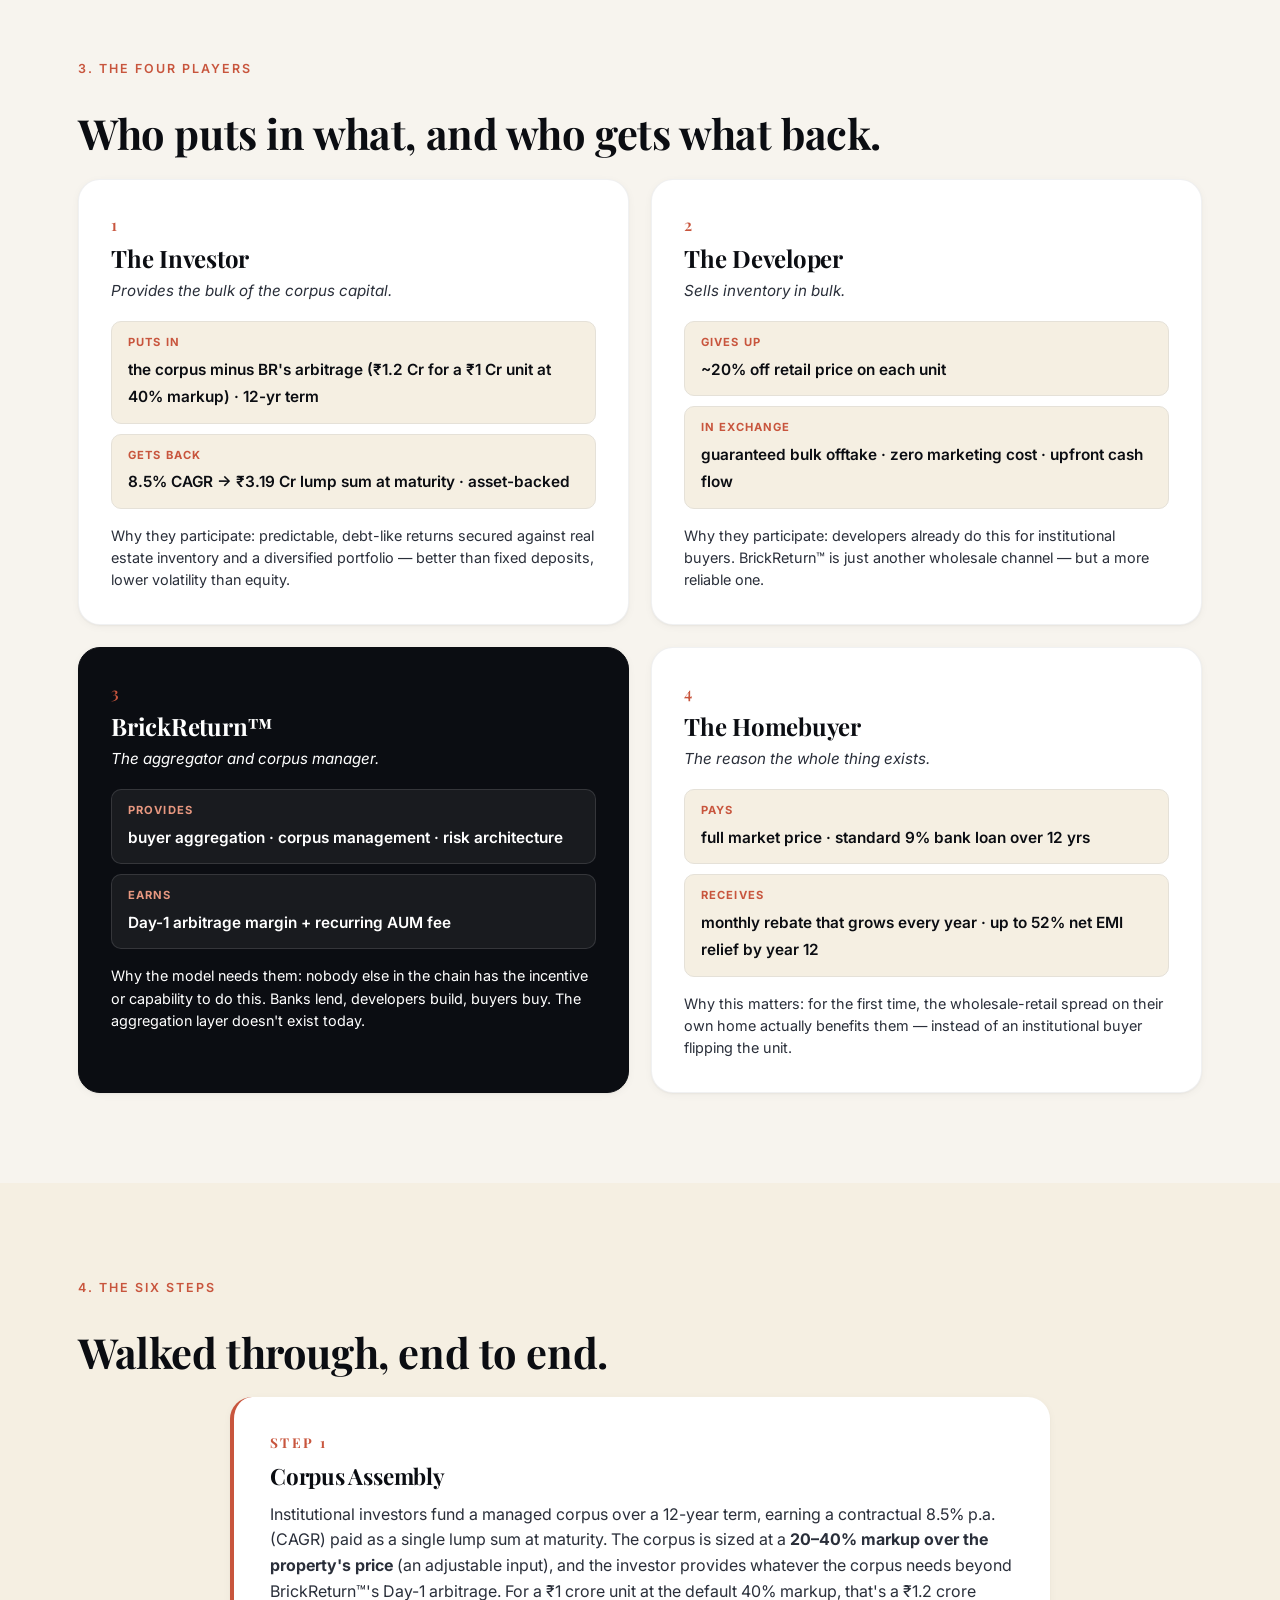
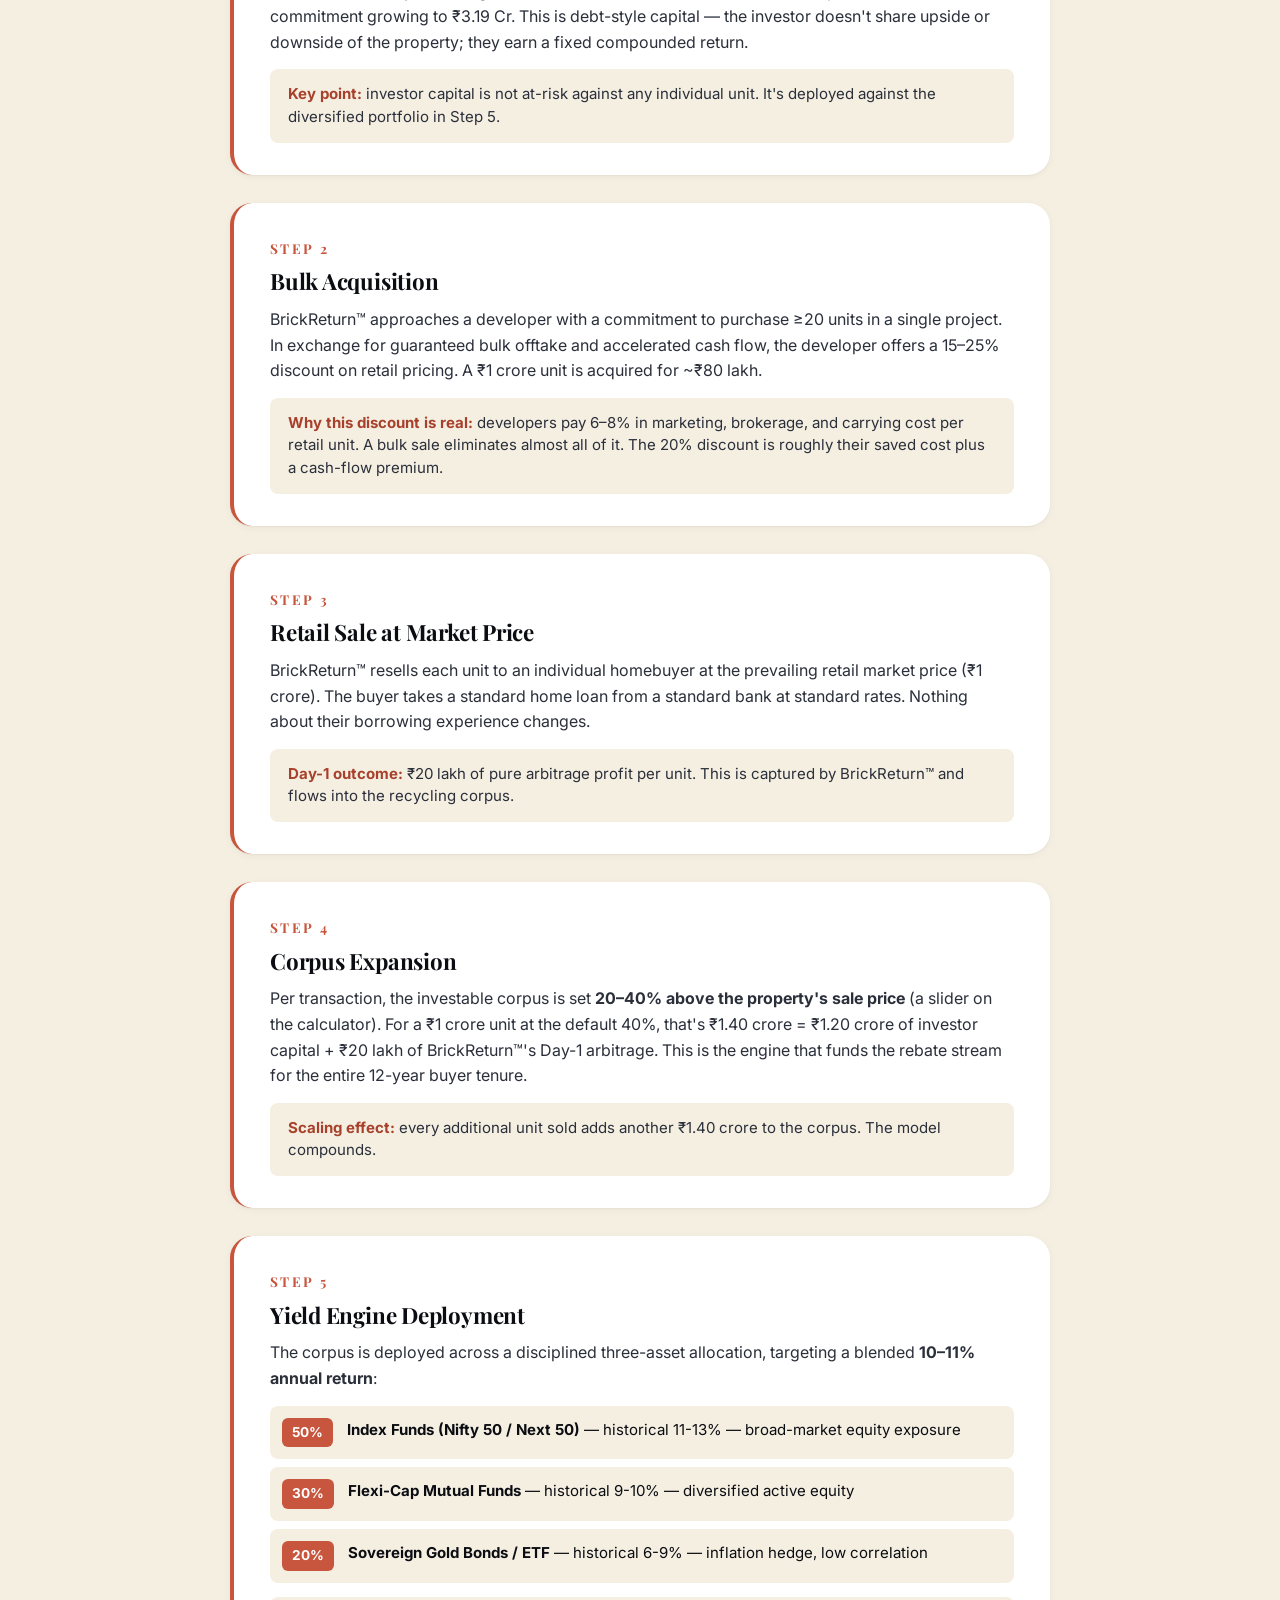
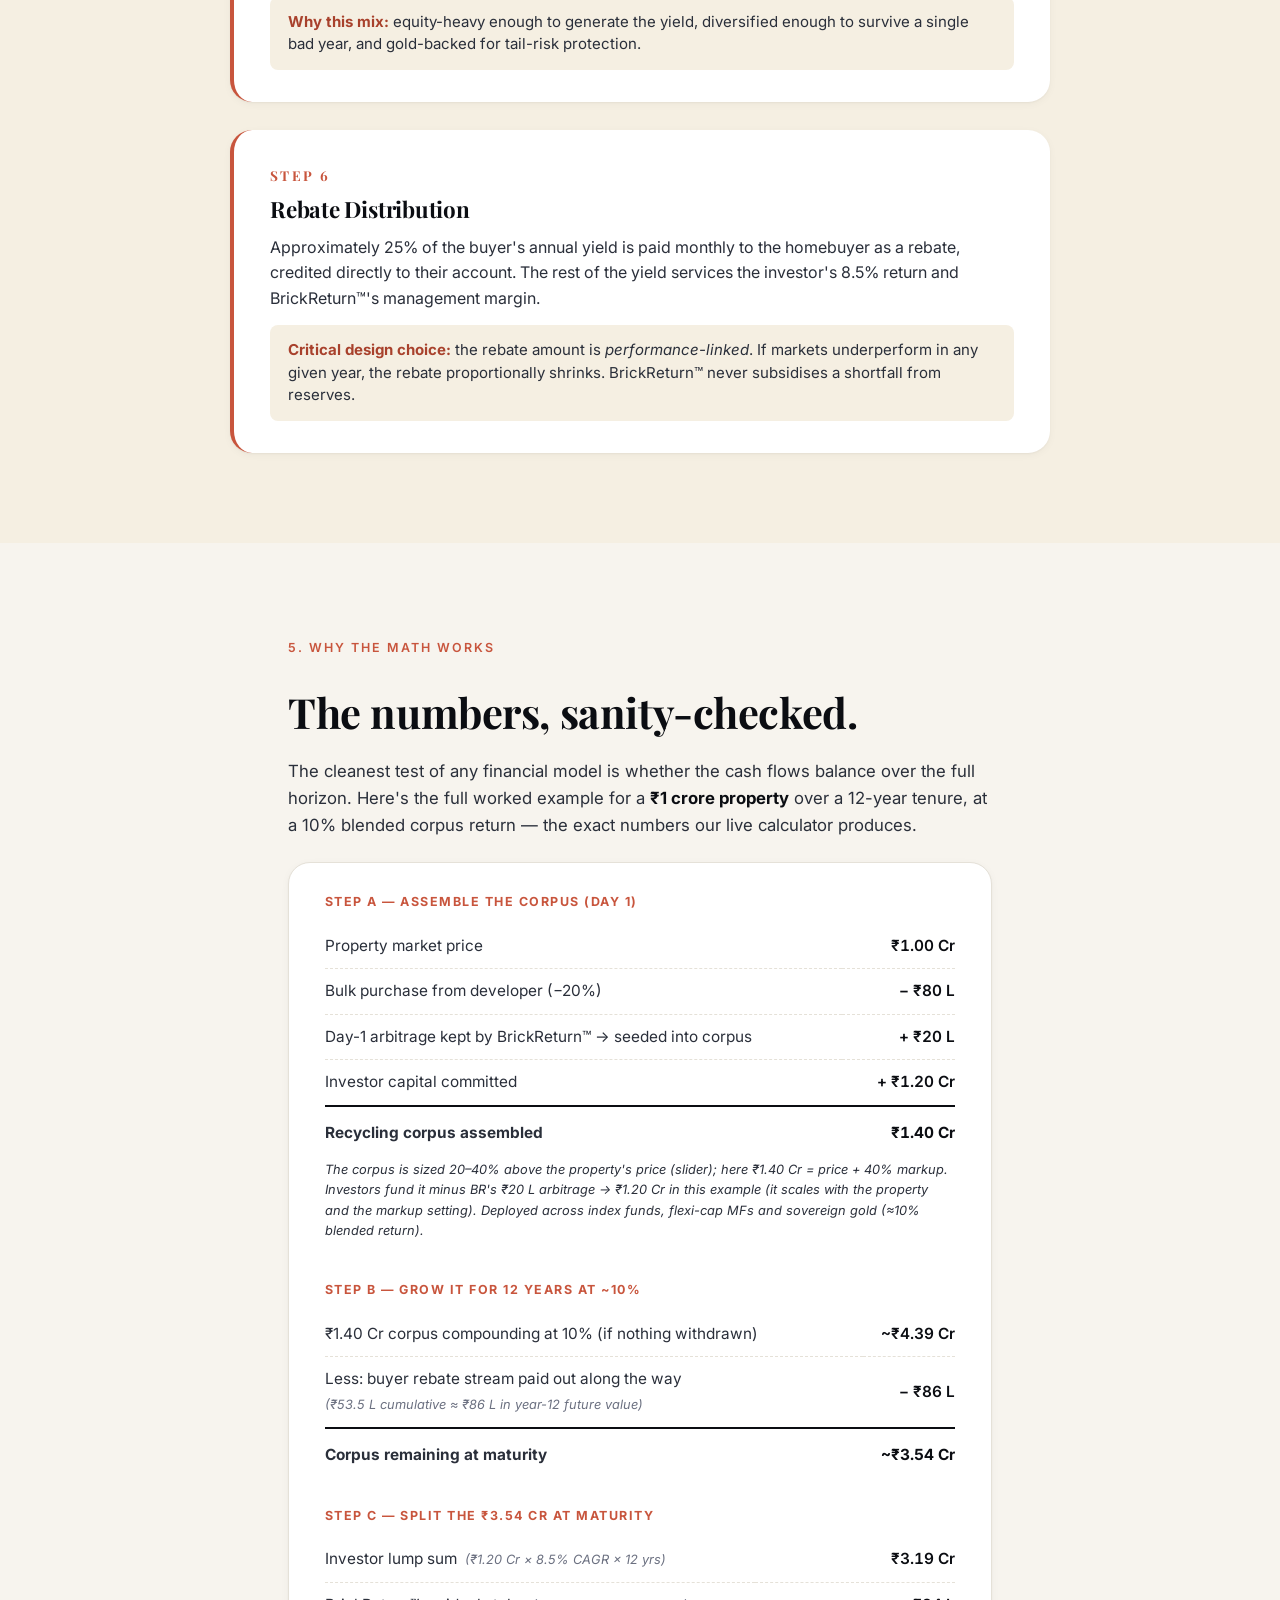
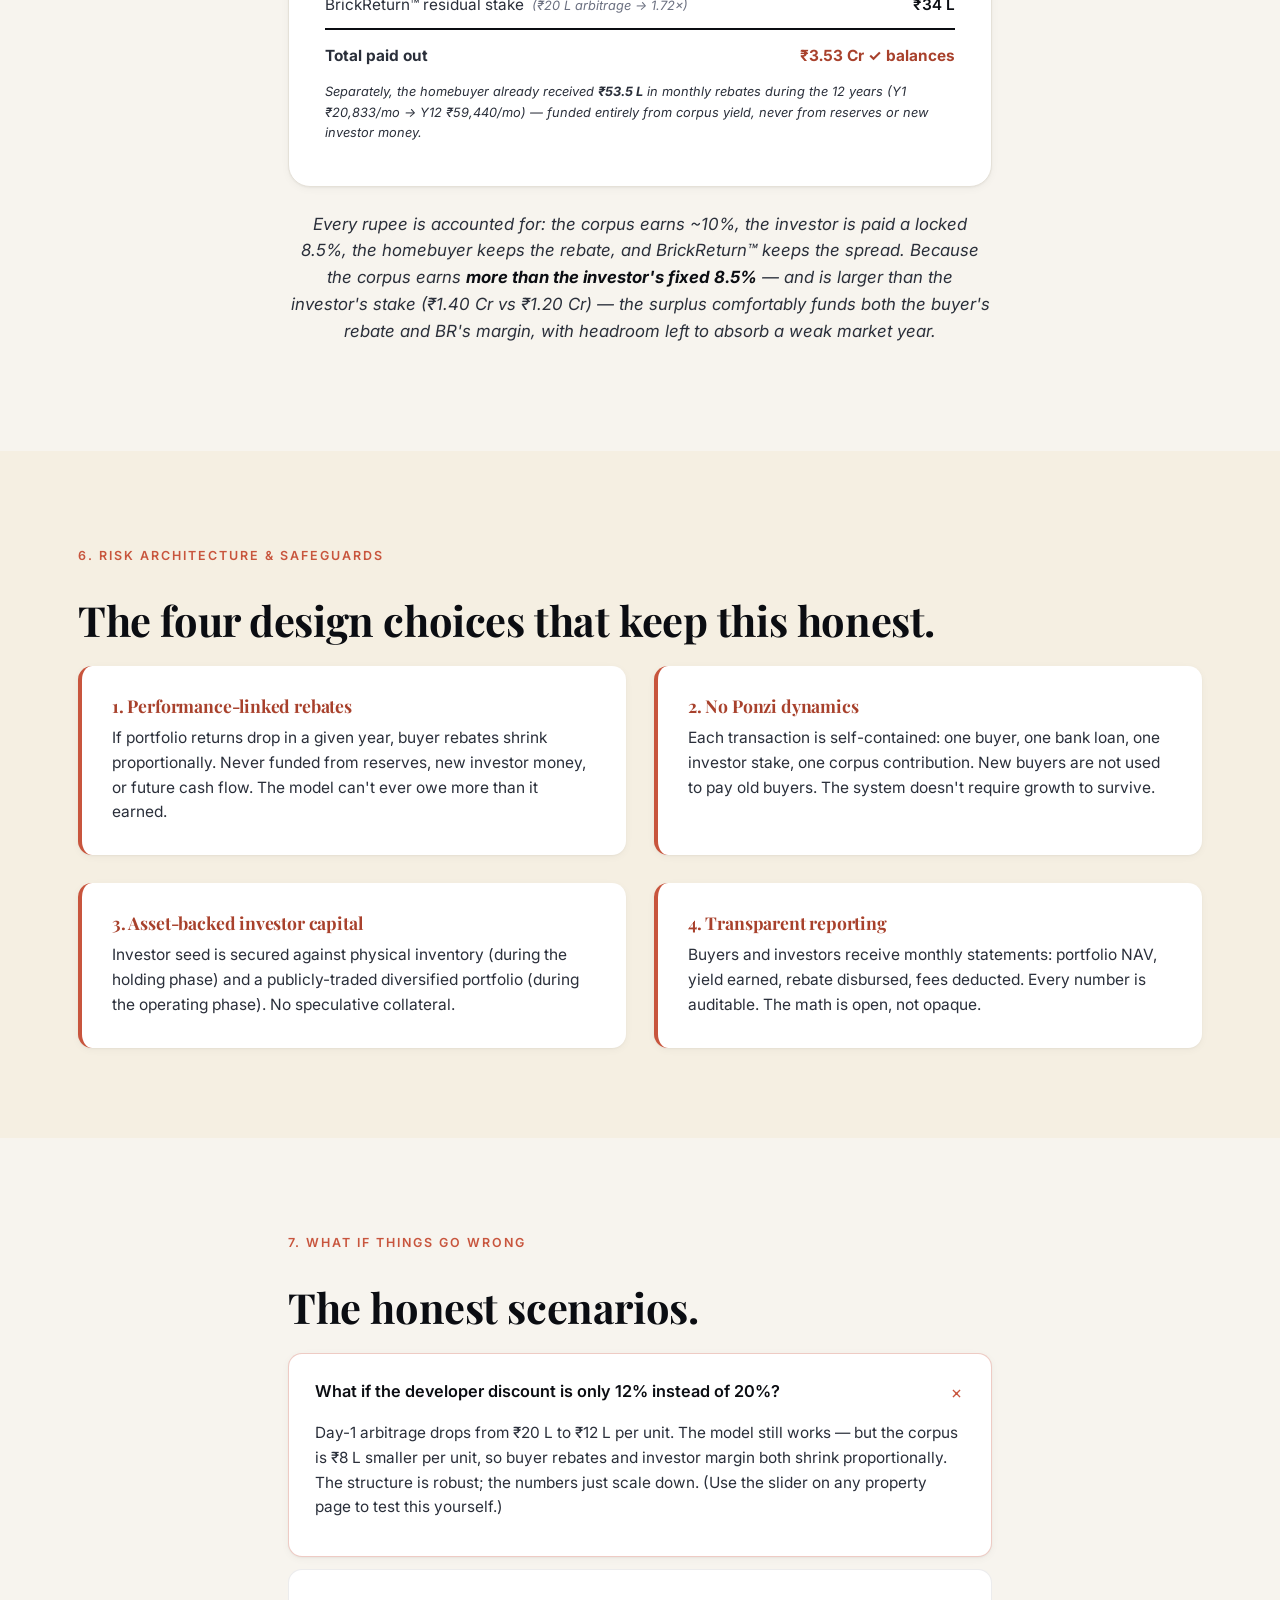
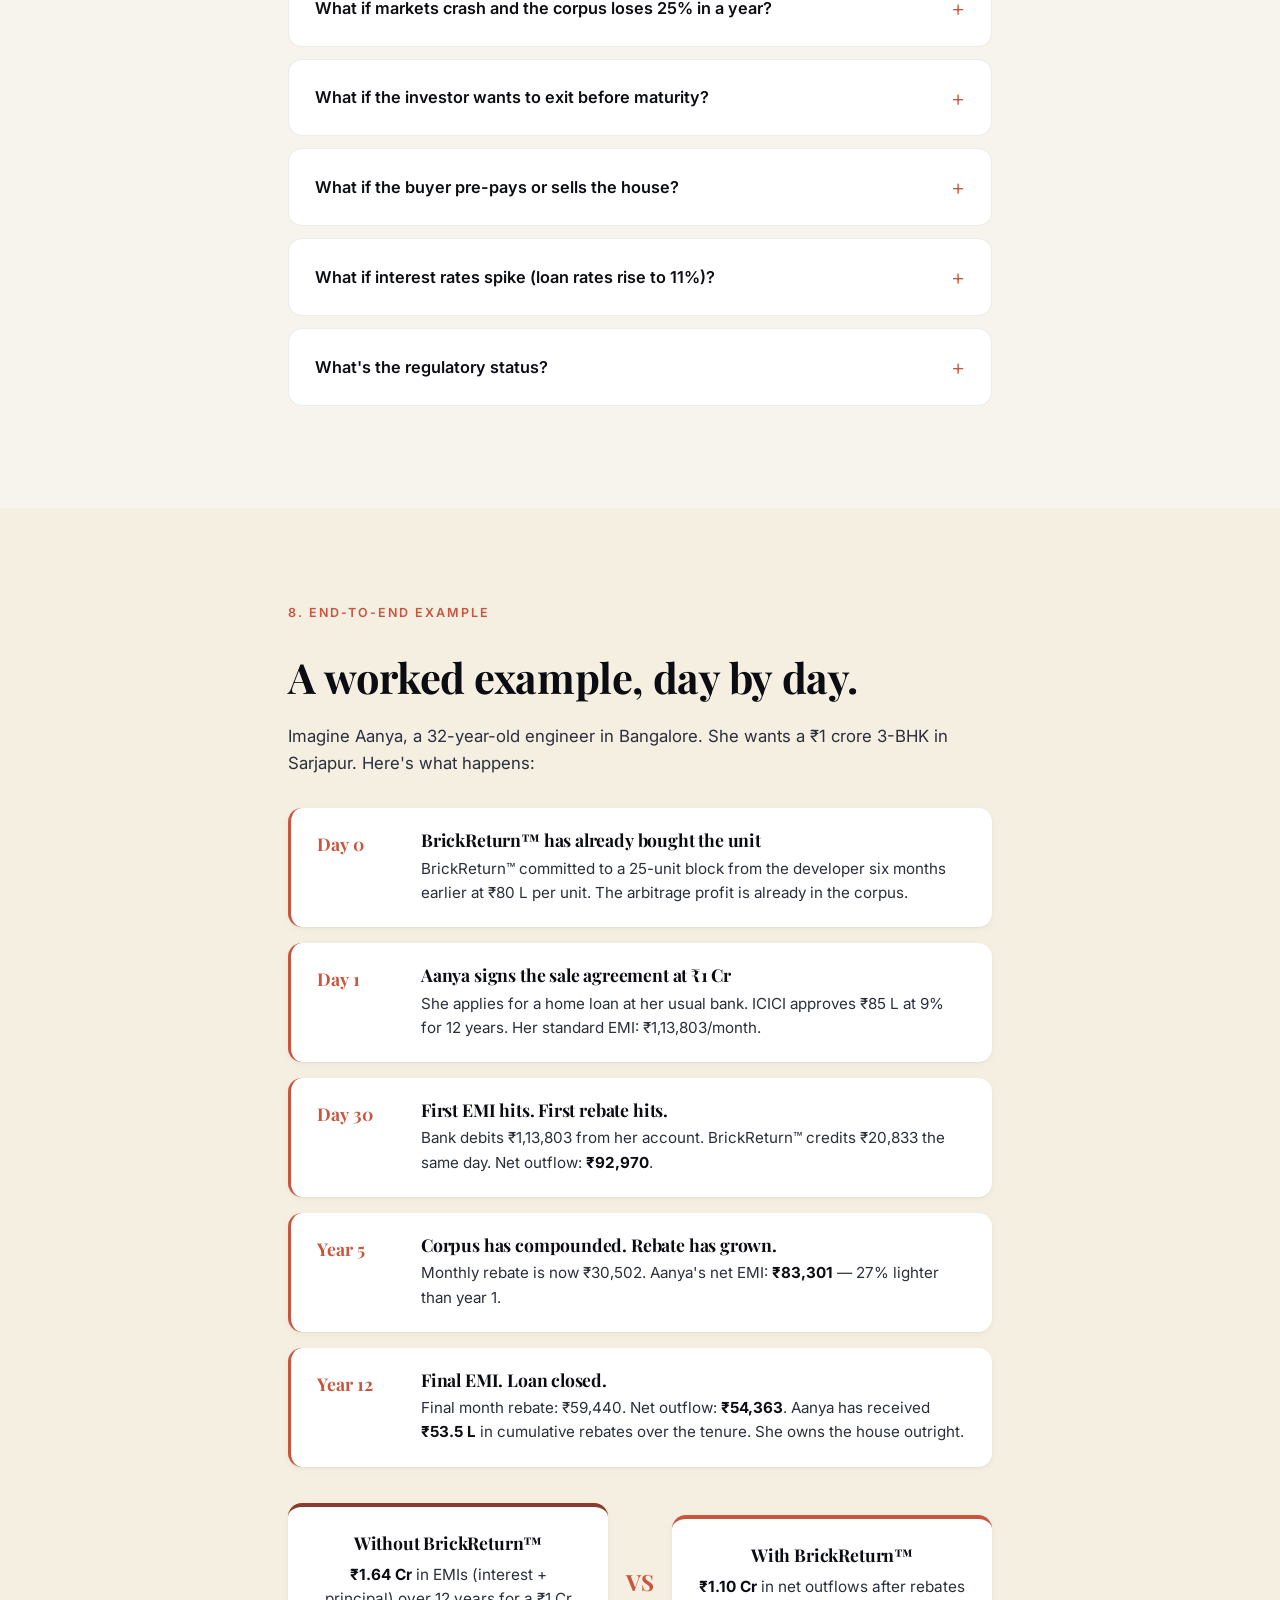
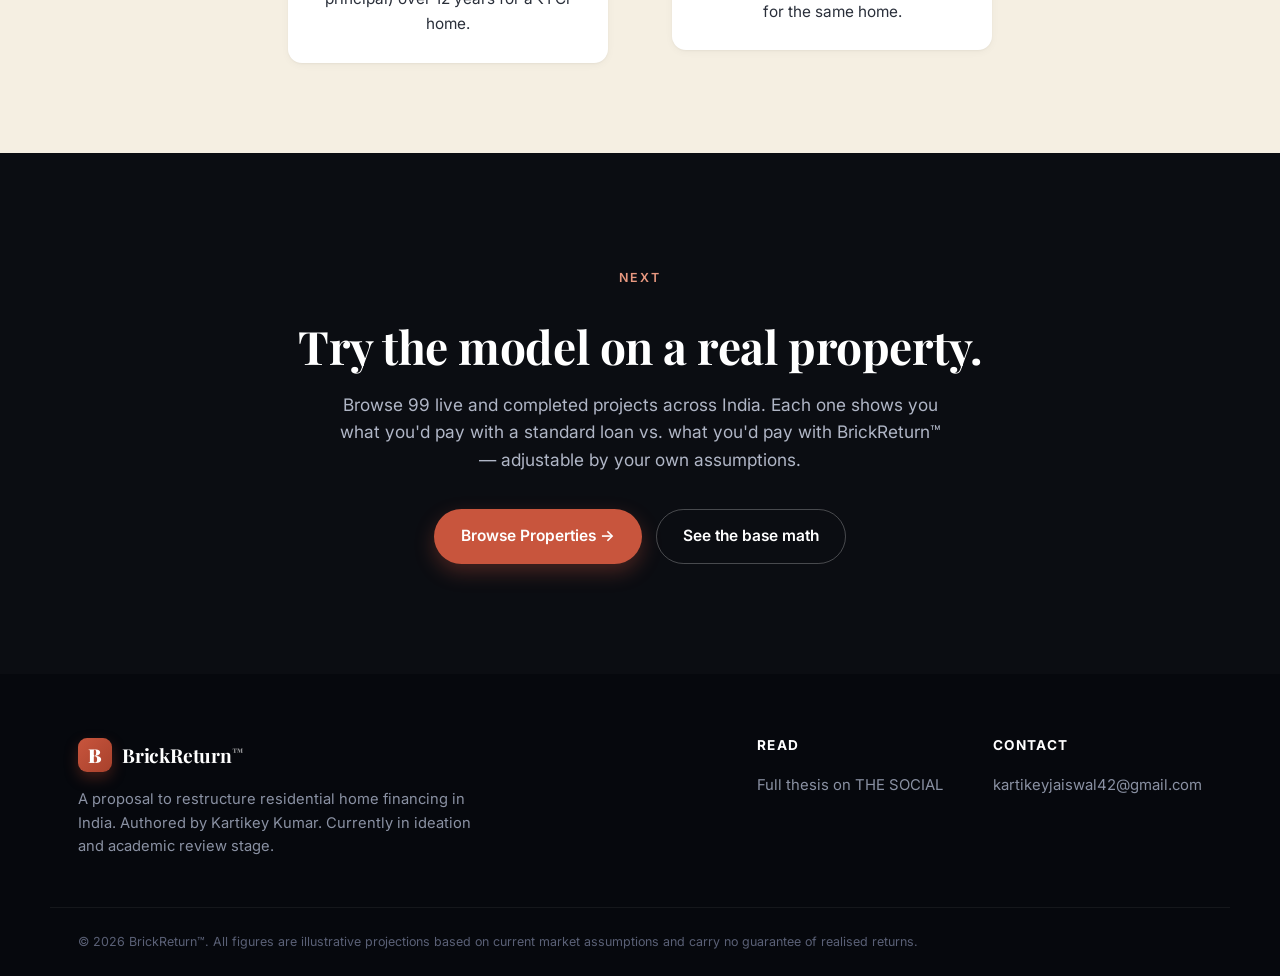
<file: how-it-works.html>
<!DOCTYPE html>
<html lang="en">
<head>
<meta charset="UTF-8" />
<meta name="viewport" content="width=device-width, initial-scale=1.0" />
<title>How BrickReturn™ Works — The Full Mechanism</title>
<meta name="description" content="The complete working of BrickReturn™ — corpus, arbitrage, yield engine, rebate, and risk safeguards, explained step by step." />
<link rel="preconnect" href="https://fonts.googleapis.com" />
<link rel="preconnect" href="https://fonts.gstatic.com" crossorigin />
<link href="https://fonts.googleapis.com/css2?family=Playfair+Display:wght@500;600;700;900&family=Inter:wght@300;400;500;600;700&display=swap" rel="stylesheet" />
<link rel="stylesheet" href="style.css" />
</head>
<body>

<!-- NAV -->
<header class="nav">
  <div class="nav-inner">
    <a href="index.html" class="logo">
      <span class="logo-mark">B</span>
      <span class="logo-text">BrickReturn<sup>™</sup></span>
    </a>
    <nav class="nav-links" id="primary-nav">
      <a href="index.html#problem">The Problem</a>
      <a href="how-it-works.html" class="active">How It Works</a>
      <a href="index.html#math">The Math</a>
      <a href="index.html#properties">Properties</a>
      <a href="index.html#faq">FAQ</a>
      <a href="index.html#contact" class="nav-cta nav-cta-mobile">Get in Touch</a>
    </nav>
    <a href="index.html#contact" class="nav-cta">Get in Touch</a>
    <button class="nav-toggle" aria-label="Open menu" aria-expanded="false" aria-controls="primary-nav">
      <span></span><span></span><span></span>
    </button>
  </div>
</header>

<!-- HERO -->
<section class="hiw-hero">
  <div class="container hiw-hero-inner">
    <span class="badge">Working &middot; Mechanism &middot; Money Flow</span>
    <h1>How BrickReturn<sup>™</sup> actually works.</h1>
    <p class="hiw-lede">The full mechanism — from the first investor rupee to the last monthly rebate — explained without jargon. Read top to bottom, or jump to a section.</p>

    <div class="hiw-toc">
      <a href="#core">1. The Core Idea</a>
      <a href="#flow">2. Money Flow</a>
      <a href="#players">3. The Four Players</a>
      <a href="#steps">4. The Six Steps</a>
      <a href="#math">5. Why The Math Works</a>
      <a href="#safety">6. Risk & Safeguards</a>
      <a href="#scenarios">7. What If Things Go Wrong</a>
      <a href="#example">8. End-to-End Example</a>
    </div>
  </div>
</section>

<!-- 1. CORE IDEA -->
<section id="core" class="hiw-section">
  <div class="container hiw-narrow">
    <span class="eyebrow">1. The Core Idea</span>
    <h2>Use the transaction itself to fund the transaction.</h2>
    <p>Every time a developer sells a home in bulk to a wholesale buyer, they discount the price by 15–25%. That discount has always existed — but only large institutions could capture it. Individual homebuyers, the people who actually live in the homes, never see a paisa of it.</p>
    <p>BrickReturn™ does one thing: it aggregates buyers into a wholesale block, captures the bulk discount, then <strong>routes that discount — plus disciplined market yield on a recycling corpus — back to the homebuyer as a monthly rebate</strong>. The buyer's bank EMI stays exactly the same. Their <em>net outflow</em> shrinks every year.</p>
    <div class="hiw-callout">
      <div class="hiw-callout-mark">"</div>
      <p>The arbitrage between wholesale and retail pricing in Indian residential real estate is real, documented, and routine. The innovation isn't creating it — it's redirecting it to the person bearing the EMI.</p>
    </div>
  </div>
</section>

<!-- 2. MONEY FLOW DIAGRAM -->
<section id="flow" class="hiw-section hiw-section-alt">
  <div class="container">
    <span class="eyebrow">2. The Money Flow</span>
    <h2>Follow the rupee.</h2>
    <p class="hiw-lede-small">Every arrow below represents a real cash movement. Nothing is synthetic. <em>Figures trace a single ₹1 crore unit at the default 40% corpus markup — they scale with the property price and the markup setting.</em></p>

    <div class="flow-diagram">
      <div class="flow-node flow-node-investor">
        <div class="flow-tag">INVESTOR</div>
        <h4>Corpus Capital</h4>
        <div class="flow-amount">₹1.2 Cr</div>
        <p>committed per unit, 12-year term, earns 8.5% p.a. (CAGR) → ₹3.19 Cr lump sum at maturity</p>
      </div>

      <div class="flow-arrow flow-arrow-down">↓</div>

      <div class="flow-node flow-node-br">
        <div class="flow-tag">BRICKRETURN™</div>
        <h4>Pools Capital + Aggregates Demand</h4>
        <p>Holds investor seed. Identifies homebuyer cohorts. Approaches developers as a bulk wholesale buyer.</p>
      </div>

      <div class="flow-arrow flow-arrow-down">↓</div>

      <div class="flow-node flow-node-dev">
        <div class="flow-tag">DEVELOPER</div>
        <h4>Wholesale Sale</h4>
        <div class="flow-amount">₹80 L per unit</div>
        <p>sells at ~20% below retail price for guaranteed bulk offtake — the standard wholesale discount they already give institutional buyers</p>
      </div>

      <div class="flow-arrow flow-arrow-down">↓</div>

      <div class="flow-node flow-node-br">
        <div class="flow-tag">BRICKRETURN™</div>
        <h4>Retail Resale at Market Price</h4>
        <div class="flow-amount">₹1.00 Cr per unit</div>
        <p>sells to individual homebuyer at full market price. Buyer takes a standard bank home loan. <strong>Day-1 arbitrage profit: ₹20 L</strong>.</p>
      </div>

      <div class="flow-arrow flow-arrow-down">↓</div>

      <div class="flow-node flow-node-corpus">
        <div class="flow-tag">RECYCLING CORPUS</div>
        <h4>Total Investable Pool</h4>
        <div class="flow-amount">₹1.40 Cr per transaction</div>
        <p>= ₹1.20 Cr investor capital + ₹20 L BrickReturn™ Day-1 arbitrage. Invested across index funds, flexi-cap MFs, and sovereign gold bonds.</p>
      </div>

      <div class="flow-split">
        <div class="flow-arrow-diag flow-arrow-left">↙</div>
        <div class="flow-arrow-diag flow-arrow-right">↘</div>
      </div>

      <div class="flow-bottom">
        <div class="flow-node flow-node-buyer">
          <div class="flow-tag">HOMEBUYER</div>
          <h4>Monthly Rebate</h4>
          <p>~25% of the buyer's annual yield paid monthly. Year 1: ₹20,833. Year 12: ₹59,440.</p>
        </div>
        <div class="flow-node flow-node-investor-small">
          <div class="flow-tag">INVESTOR + BR™</div>
          <h4>Coupon + Margin</h4>
          <p>Investor's ₹1.2 Cr grows at a fixed 8.5% CAGR to ₹3.19 Cr, paid as a lump sum at maturity. BrickReturn™ retains the surplus.</p>
        </div>
      </div>
    </div>
  </div>
</section>

<!-- 3. THE FOUR PLAYERS -->
<section id="players" class="hiw-section">
  <div class="container">
    <span class="eyebrow">3. The Four Players</span>
    <h2>Who puts in what, and who gets what back.</h2>

    <div class="players-grid">
      <div class="player-card">
        <div class="player-num">1</div>
        <h3>The Investor</h3>
        <p class="player-role">Provides the bulk of the corpus capital.</p>
        <div class="player-puts">
          <span>PUTS IN</span>
          <strong>the corpus minus BR's arbitrage (₹1.2 Cr for a ₹1 Cr unit at 40% markup) · 12-yr term</strong>
        </div>
        <div class="player-gets">
          <span>GETS BACK</span>
          <strong>8.5% CAGR → ₹3.19 Cr lump sum at maturity · asset-backed</strong>
        </div>
        <p class="player-why">Why they participate: predictable, debt-like returns secured against real estate inventory and a diversified portfolio — better than fixed deposits, lower volatility than equity.</p>
      </div>

      <div class="player-card">
        <div class="player-num">2</div>
        <h3>The Developer</h3>
        <p class="player-role">Sells inventory in bulk.</p>
        <div class="player-puts">
          <span>GIVES UP</span>
          <strong>~20% off retail price on each unit</strong>
        </div>
        <div class="player-gets">
          <span>IN EXCHANGE</span>
          <strong>guaranteed bulk offtake · zero marketing cost · upfront cash flow</strong>
        </div>
        <p class="player-why">Why they participate: developers already do this for institutional buyers. BrickReturn™ is just another wholesale channel — but a more reliable one.</p>
      </div>

      <div class="player-card player-card-featured">
        <div class="player-num">3</div>
        <h3>BrickReturn™</h3>
        <p class="player-role">The aggregator and corpus manager.</p>
        <div class="player-puts">
          <span>PROVIDES</span>
          <strong>buyer aggregation · corpus management · risk architecture</strong>
        </div>
        <div class="player-gets">
          <span>EARNS</span>
          <strong>Day-1 arbitrage margin + recurring AUM fee</strong>
        </div>
        <p class="player-why">Why the model needs them: nobody else in the chain has the incentive or capability to do this. Banks lend, developers build, buyers buy. The aggregation layer doesn't exist today.</p>
      </div>

      <div class="player-card">
        <div class="player-num">4</div>
        <h3>The Homebuyer</h3>
        <p class="player-role">The reason the whole thing exists.</p>
        <div class="player-puts">
          <span>PAYS</span>
          <strong>full market price · standard 9% bank loan over 12 yrs</strong>
        </div>
        <div class="player-gets">
          <span>RECEIVES</span>
          <strong>monthly rebate that grows every year · up to 52% net EMI relief by year 12</strong>
        </div>
        <p class="player-why">Why this matters: for the first time, the wholesale-retail spread on their own home actually benefits them — instead of an institutional buyer flipping the unit.</p>
      </div>
    </div>
  </div>
</section>

<!-- 4. THE SIX STEPS -->
<section id="steps" class="hiw-section hiw-section-alt">
  <div class="container">
    <span class="eyebrow">4. The Six Steps</span>
    <h2>Walked through, end to end.</h2>

    <div class="steps-detailed">
      <article class="step-d">
        <div class="step-d-num">Step 1</div>
        <h3>Corpus Assembly</h3>
        <p>Institutional investors fund a managed corpus over a 12-year term, earning a contractual 8.5% p.a. (CAGR) paid as a single lump sum at maturity. The corpus is sized at a <strong>20–40% markup over the property's price</strong> (an adjustable input), and the investor provides whatever the corpus needs beyond BrickReturn™'s Day-1 arbitrage. For a ₹1 crore unit at the default 40% markup, that's a ₹1.2 crore commitment growing to ₹3.19 Cr. This is debt-style capital — the investor doesn't share upside or downside of the property; they earn a fixed compounded return.</p>
        <div class="step-d-key"><strong>Key point:</strong> investor capital is not at-risk against any individual unit. It's deployed against the diversified portfolio in Step 5.</div>
      </article>

      <article class="step-d">
        <div class="step-d-num">Step 2</div>
        <h3>Bulk Acquisition</h3>
        <p>BrickReturn™ approaches a developer with a commitment to purchase ≥20 units in a single project. In exchange for guaranteed bulk offtake and accelerated cash flow, the developer offers a 15–25% discount on retail pricing. A ₹1 crore unit is acquired for ~₹80 lakh.</p>
        <div class="step-d-key"><strong>Why this discount is real:</strong> developers pay 6–8% in marketing, brokerage, and carrying cost per retail unit. A bulk sale eliminates almost all of it. The 20% discount is roughly their saved cost plus a cash-flow premium.</div>
      </article>

      <article class="step-d">
        <div class="step-d-num">Step 3</div>
        <h3>Retail Sale at Market Price</h3>
        <p>BrickReturn™ resells each unit to an individual homebuyer at the prevailing retail market price (₹1 crore). The buyer takes a standard home loan from a standard bank at standard rates. Nothing about their borrowing experience changes.</p>
        <div class="step-d-key"><strong>Day-1 outcome:</strong> ₹20 lakh of pure arbitrage profit per unit. This is captured by BrickReturn™ and flows into the recycling corpus.</div>
      </article>

      <article class="step-d">
        <div class="step-d-num">Step 4</div>
        <h3>Corpus Expansion</h3>
        <p>Per transaction, the investable corpus is set <strong>20–40% above the property's sale price</strong> (a slider on the calculator). For a ₹1 crore unit at the default 40%, that's ₹1.40 crore = ₹1.20 crore of investor capital + ₹20 lakh of BrickReturn™'s Day-1 arbitrage. This is the engine that funds the rebate stream for the entire 12-year buyer tenure.</p>
        <div class="step-d-key"><strong>Scaling effect:</strong> every additional unit sold adds another ₹1.40 crore to the corpus. The model compounds.</div>
      </article>

      <article class="step-d">
        <div class="step-d-num">Step 5</div>
        <h3>Yield Engine Deployment</h3>
        <p>The corpus is deployed across a disciplined three-asset allocation, targeting a blended <strong>10–11% annual return</strong>:</p>
        <ul class="alloc-detail">
          <li><span class="alloc-pct">50%</span><span><strong>Index Funds (Nifty 50 / Next 50)</strong> — historical 11-13% — broad-market equity exposure</span></li>
          <li><span class="alloc-pct">30%</span><span><strong>Flexi-Cap Mutual Funds</strong> — historical 9-10% — diversified active equity</span></li>
          <li><span class="alloc-pct">20%</span><span><strong>Sovereign Gold Bonds / ETF</strong> — historical 6-9% — inflation hedge, low correlation</span></li>
        </ul>
        <div class="step-d-key"><strong>Why this mix:</strong> equity-heavy enough to generate the yield, diversified enough to survive a single bad year, and gold-backed for tail-risk protection.</div>
      </article>

      <article class="step-d">
        <div class="step-d-num">Step 6</div>
        <h3>Rebate Distribution</h3>
        <p>Approximately 25% of the buyer's annual yield is paid monthly to the homebuyer as a rebate, credited directly to their account. The rest of the yield services the investor's 8.5% return and BrickReturn™'s management margin.</p>
        <div class="step-d-key"><strong>Critical design choice:</strong> the rebate amount is <em>performance-linked</em>. If markets underperform in any given year, the rebate proportionally shrinks. BrickReturn™ never subsidises a shortfall from reserves.</div>
      </article>
    </div>
  </div>
</section>

<!-- 5. WHY THE MATH WORKS -->
<section id="math" class="hiw-section">
  <div class="container hiw-narrow">
    <span class="eyebrow">5. Why The Math Works</span>
    <h2>The numbers, sanity-checked.</h2>
    <p>The cleanest test of any financial model is whether the cash flows balance over the full horizon. Here's the full worked example for a <strong>₹1 crore property</strong> over a 12-year tenure, at a 10% blended corpus return — the exact numbers our live calculator produces.</p>

    <div class="math-box">
      <h4>Step A — Assemble the corpus (Day 1)</h4>
      <table class="hiw-math-table">
        <tr><td>Property market price</td><td class="r">₹1.00 Cr</td></tr>
        <tr><td>Bulk purchase from developer (−20%)</td><td class="r">− ₹80 L</td></tr>
        <tr><td>Day-1 arbitrage kept by BrickReturn™ → seeded into corpus</td><td class="r">+ ₹20 L</td></tr>
        <tr><td>Investor capital committed</td><td class="r">+ ₹1.20 Cr</td></tr>
        <tr class="hl"><td><strong>Recycling corpus assembled</strong></td><td class="r"><strong>₹1.40 Cr</strong></td></tr>
        <tr><td colspan="2" class="hiw-math-note">The corpus is sized 20–40% above the property's price (slider); here ₹1.40 Cr = price + 40% markup. Investors fund it minus BR's ₹20 L arbitrage → ₹1.20 Cr in this example (it scales with the property and the markup setting). Deployed across index funds, flexi-cap MFs and sovereign gold (≈10% blended return).</td></tr>
      </table>

      <h4 style="margin-top:32px;">Step B — Grow it for 12 years at ~10%</h4>
      <table class="hiw-math-table">
        <tr><td>₹1.40 Cr corpus compounding at 10% (if nothing withdrawn)</td><td class="r">~₹4.39 Cr</td></tr>
        <tr><td>Less: buyer rebate stream paid out along the way<br/><span class="hiw-math-note" style="display:inline">(₹53.5 L cumulative ≈ ₹86 L in year-12 future value)</span></td><td class="r">− ₹86 L</td></tr>
        <tr class="hl"><td><strong>Corpus remaining at maturity</strong></td><td class="r"><strong>~₹3.54 Cr</strong></td></tr>
      </table>

      <h4 style="margin-top:32px;">Step C — Split the ₹3.54 Cr at maturity</h4>
      <table class="hiw-math-table">
        <tr><td>Investor lump sum &nbsp;<span class="hiw-math-note" style="display:inline">(₹1.20 Cr × 8.5% CAGR × 12 yrs)</span></td><td class="r">₹3.19 Cr</td></tr>
        <tr><td>BrickReturn™ residual stake &nbsp;<span class="hiw-math-note" style="display:inline">(₹20 L arbitrage → 1.72×)</span></td><td class="r">₹34 L</td></tr>
        <tr class="hl"><td><strong>Total paid out</strong></td><td class="r text-good"><strong>₹3.53 Cr ✓ balances</strong></td></tr>
        <tr><td colspan="2" class="hiw-math-note">Separately, the homebuyer already received <strong>₹53.5 L</strong> in monthly rebates during the 12 years (Y1 ₹20,833/mo → Y12 ₹59,440/mo) — funded entirely from corpus yield, never from reserves or new investor money.</td></tr>
      </table>
    </div>

    <p class="hiw-math-conclusion">Every rupee is accounted for: the corpus earns ~10%, the investor is paid a locked 8.5%, the homebuyer keeps the rebate, and BrickReturn™ keeps the spread. Because the corpus earns <strong>more than the investor's fixed 8.5%</strong> — and is larger than the investor's stake (₹1.40 Cr vs ₹1.20 Cr) — the surplus comfortably funds both the buyer's rebate <em>and</em> BR's margin, with headroom left to absorb a weak market year.</p>
  </div>
</section>

<!-- 6. RISK & SAFEGUARDS -->
<section id="safety" class="hiw-section hiw-section-alt">
  <div class="container">
    <span class="eyebrow">6. Risk Architecture & Safeguards</span>
    <h2>The four design choices that keep this honest.</h2>

    <div class="safety-grid">
      <div class="safety-item">
        <h4>1. Performance-linked rebates</h4>
        <p>If portfolio returns drop in a given year, buyer rebates shrink proportionally. Never funded from reserves, new investor money, or future cash flow. The model can't ever owe more than it earned.</p>
      </div>
      <div class="safety-item">
        <h4>2. No Ponzi dynamics</h4>
        <p>Each transaction is self-contained: one buyer, one bank loan, one investor stake, one corpus contribution. New buyers are not used to pay old buyers. The system doesn't require growth to survive.</p>
      </div>
      <div class="safety-item">
        <h4>3. Asset-backed investor capital</h4>
        <p>Investor seed is secured against physical inventory (during the holding phase) and a publicly-traded diversified portfolio (during the operating phase). No speculative collateral.</p>
      </div>
      <div class="safety-item">
        <h4>4. Transparent reporting</h4>
        <p>Buyers and investors receive monthly statements: portfolio NAV, yield earned, rebate disbursed, fees deducted. Every number is auditable. The math is open, not opaque.</p>
      </div>
    </div>
  </div>
</section>

<!-- 7. WHAT IF -->
<section id="scenarios" class="hiw-section">
  <div class="container hiw-narrow">
    <span class="eyebrow">7. What If Things Go Wrong</span>
    <h2>The honest scenarios.</h2>

    <details class="scenario" open>
      <summary>What if the developer discount is only 12% instead of 20%?</summary>
      <p>Day-1 arbitrage drops from ₹20 L to ₹12 L per unit. The model still works — but the corpus is ₹8 L smaller per unit, so buyer rebates and investor margin both shrink proportionally. The structure is robust; the numbers just scale down. (Use the slider on any property page to test this yourself.)</p>
    </details>

    <details class="scenario">
      <summary>What if markets crash and the corpus loses 25% in a year?</summary>
      <p>Buyer rebates that year are paid only from realised yield, not from principal. In a deeply negative year, the rebate may be zero or near-zero. The buyer's bank EMI is unaffected (they pay the bank directly). The corpus recovers in subsequent years; rebates resume.</p>
    </details>

    <details class="scenario">
      <summary>What if the investor wants to exit before maturity?</summary>
      <p>The 12-year term is contractual. Secondary-market transfer to another qualified investor is permitted, similar to how senior debt securities trade. BrickReturn™ does not buy back from reserves.</p>
    </details>

    <details class="scenario">
      <summary>What if the buyer pre-pays or sells the house?</summary>
      <p>Rebate stream stops on the date the bank loan is closed. The buyer keeps all rebates already received. The unit's corpus contribution continues to service investors and the company.</p>
    </details>

    <details class="scenario">
      <summary>What if interest rates spike (loan rates rise to 11%)?</summary>
      <p>The buyer's bank EMI rises — that's between the buyer and their bank, outside BrickReturn™'s scope. But the corpus's debt-component yields also rise, partially offsetting at the portfolio level. The relative <em>relief</em> stays similar in absolute rupees.</p>
    </details>

    <details class="scenario">
      <summary>What's the regulatory status?</summary>
      <p>The model is in ideation and academic review stage. Legal viability under RERA, SEBI's AIF regulations, and RBI's NBFC framework has not been formally assessed. Operationalisation would require structuring as a regulated AIF (Alternative Investment Fund) with RERA-compliant inventory holding.</p>
    </details>
  </div>
</section>

<!-- 8. END-TO-END EXAMPLE -->
<section id="example" class="hiw-section hiw-section-alt">
  <div class="container hiw-narrow">
    <span class="eyebrow">8. End-to-End Example</span>
    <h2>A worked example, day by day.</h2>
    <p>Imagine Aanya, a 32-year-old engineer in Bangalore. She wants a ₹1 crore 3-BHK in Sarjapur. Here's what happens:</p>

    <ol class="example-timeline">
      <li>
        <div class="ex-time">Day 0</div>
        <div class="ex-body">
          <h4>BrickReturn™ has already bought the unit</h4>
          <p>BrickReturn™ committed to a 25-unit block from the developer six months earlier at ₹80 L per unit. The arbitrage profit is already in the corpus.</p>
        </div>
      </li>
      <li>
        <div class="ex-time">Day 1</div>
        <div class="ex-body">
          <h4>Aanya signs the sale agreement at ₹1 Cr</h4>
          <p>She applies for a home loan at her usual bank. ICICI approves ₹85 L at 9% for 12 years. Her standard EMI: ₹1,13,803/month.</p>
        </div>
      </li>
      <li>
        <div class="ex-time">Day 30</div>
        <div class="ex-body">
          <h4>First EMI hits. First rebate hits.</h4>
          <p>Bank debits ₹1,13,803 from her account. BrickReturn™ credits ₹20,833 the same day. Net outflow: <strong>₹92,970</strong>.</p>
        </div>
      </li>
      <li>
        <div class="ex-time">Year 5</div>
        <div class="ex-body">
          <h4>Corpus has compounded. Rebate has grown.</h4>
          <p>Monthly rebate is now ₹30,502. Aanya's net EMI: <strong>₹83,301</strong> — 27% lighter than year 1.</p>
        </div>
      </li>
      <li>
        <div class="ex-time">Year 12</div>
        <div class="ex-body">
          <h4>Final EMI. Loan closed.</h4>
          <p>Final month rebate: ₹59,440. Net outflow: <strong>₹54,363</strong>. Aanya has received <strong>₹53.5 L</strong> in cumulative rebates over the tenure. She owns the house outright.</p>
        </div>
      </li>
    </ol>

    <div class="example-comp">
      <div class="ec-side ec-side-bad">
        <h4>Without BrickReturn™</h4>
        <p><strong>₹1.64 Cr</strong> in EMIs (interest + principal) over 12 years for a ₹1 Cr home.</p>
      </div>
      <div class="ec-vs">VS</div>
      <div class="ec-side ec-side-good">
        <h4>With BrickReturn™</h4>
        <p><strong>₹1.10 Cr</strong> in net outflows after rebates for the same home.</p>
      </div>
    </div>
  </div>
</section>

<!-- CTA -->
<section id="contact" class="section section-cta">
  <div class="container cta-inner">
    <span class="eyebrow eyebrow-light">Next</span>
    <h2>Try the model on a real property.</h2>
    <p>Browse 99 live and completed projects across India. Each one shows you what you'd pay with a standard loan vs. what you'd pay with BrickReturn™ — adjustable by your own assumptions.</p>
    <div class="cta-buttons">
      <a href="index.html#properties" class="btn btn-primary">Browse Properties →</a>
      <a href="index.html#math" class="btn btn-ghost">See the base math</a>
    </div>
  </div>
</section>

<!-- FOOTER -->
<footer class="footer">
  <div class="container footer-inner">
    <div class="footer-left">
      <div class="logo">
        <span class="logo-mark">B</span>
        <span class="logo-text">BrickReturn<sup>™</sup></span>
      </div>
      <p>A proposal to restructure residential home financing in India. Authored by Kartikey Kumar. Currently in ideation and academic review stage.</p>
    </div>
    <div class="footer-right">
      <div class="footer-col">
        <h5>Read</h5>
        <a href="https://socialresults.blogspot.com/2026/05/indias-homebuyers-pay-too-much.html" target="_blank" rel="noopener">Full thesis on THE SOCIAL</a>
      </div>
      <div class="footer-col">
        <h5>Contact</h5>
        <a href="mailto:kartikeyjaiswal42@gmail.com">kartikeyjaiswal42@gmail.com</a>
      </div>
    </div>
  </div>
  <div class="footer-bottom">
    <div class="container">
      <p>&copy; 2026 BrickReturn™. All figures are illustrative projections based on current market assumptions and carry no guarantee of realised returns.</p>
    </div>
  </div>
</footer>

<script src="script.js"></script>
</body>
</html>
</file>
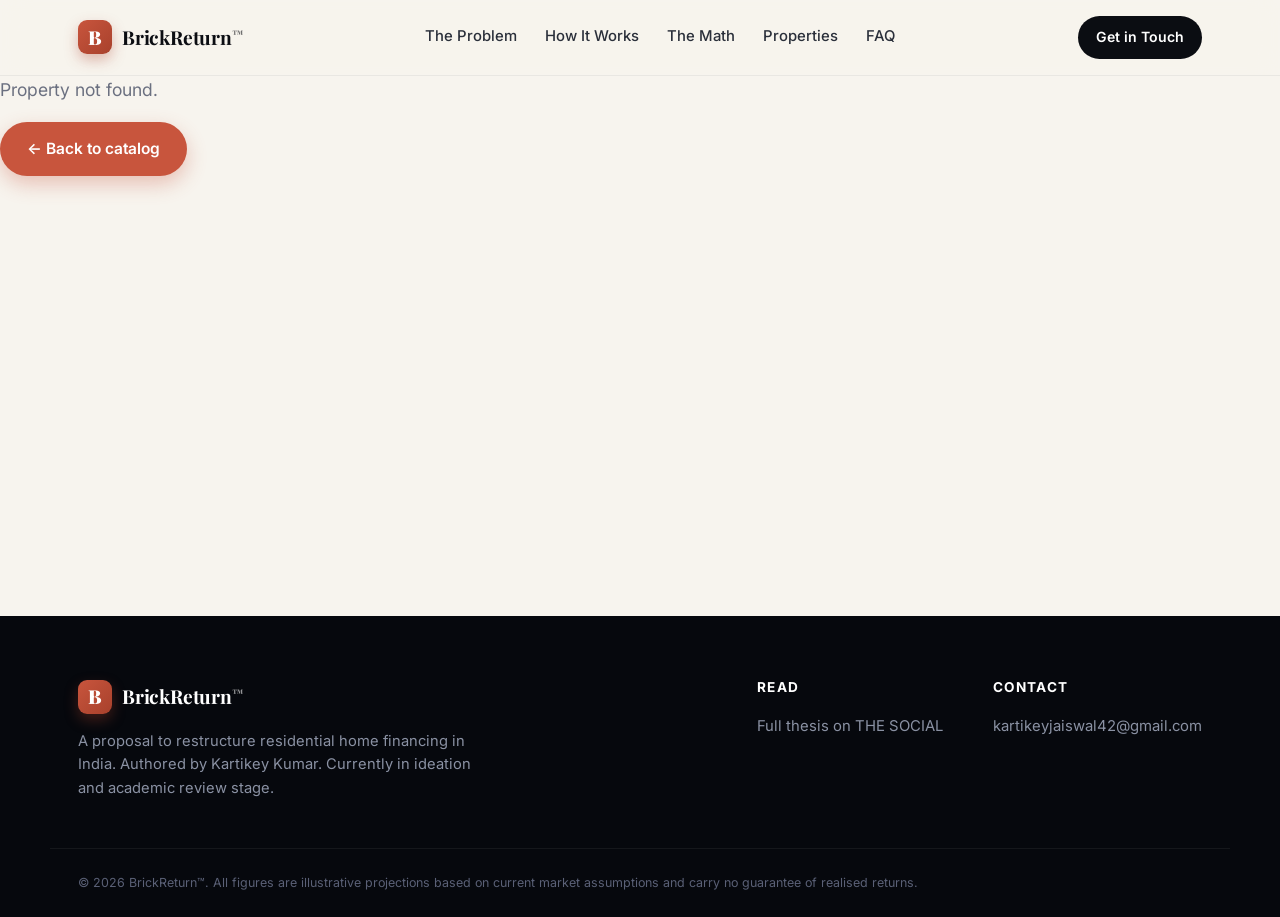
<file: property.html>
<!DOCTYPE html>
<html lang="en">
<head>
<meta charset="UTF-8" />
<meta name="viewport" content="width=device-width, initial-scale=1.0" />
<title>Property Details — BrickReturn™</title>
<meta name="description" content="See what you would pay with a standard loan vs. with BrickReturn™ — for this specific property." />
<link rel="preconnect" href="https://fonts.googleapis.com" />
<link rel="preconnect" href="https://fonts.gstatic.com" crossorigin />
<link href="https://fonts.googleapis.com/css2?family=Playfair+Display:wght@500;600;700;900&family=Inter:wght@300;400;500;600;700&display=swap" rel="stylesheet" />
<link rel="stylesheet" href="style.css" />
</head>
<body>

<!-- NAV -->
<header class="nav">
  <div class="nav-inner">
    <a href="index.html" class="logo">
      <span class="logo-mark">B</span>
      <span class="logo-text">BrickReturn<sup>™</sup></span>
    </a>
    <nav class="nav-links" id="primary-nav">
      <a href="index.html#problem">The Problem</a>
      <a href="how-it-works.html">How It Works</a>
      <a href="index.html#math">The Math</a>
      <a href="index.html#properties">Properties</a>
      <a href="index.html#faq">FAQ</a>
      <a href="index.html#contact" class="nav-cta nav-cta-mobile">Get in Touch</a>
    </nav>
    <a href="index.html#contact" class="nav-cta">Get in Touch</a>
    <button class="nav-toggle" aria-label="Open menu" aria-expanded="false" aria-controls="primary-nav">
      <span></span><span></span><span></span>
    </button>
  </div>
</header>

<!-- Loading state -->
<div id="loading" class="detail-loading">Loading property…</div>

<!-- DETAIL CONTENT (rendered by JS) -->
<main id="detail-root" style="display:none;">

  <!-- Breadcrumb + header -->
  <section class="detail-hero">
    <div class="container">
      <div class="breadcrumb">
        <a href="index.html">Home</a>
        <span class="bc-sep">/</span>
        <a href="index.html#properties">Properties</a>
        <span class="bc-sep">/</span>
        <span id="bc-name">—</span>
      </div>
      <div class="detail-head">
        <div>
          <span id="d-status" class="prop-tag tag-live">—</span>
          <h1 id="d-name">—</h1>
          <p id="d-meta" class="detail-sub">—</p>
        </div>
        <div class="detail-price-tag">
          <span class="dpt-label">Market Price</span>
          <span class="dpt-val" id="d-price">—</span>
        </div>
      </div>
    </div>
  </section>

  <!-- Property facts strip -->
  <section class="detail-facts">
    <div class="container">
      <div class="facts-grid">
        <div class="fact"><span>Developer</span><strong id="d-dev">—</strong></div>
        <div class="fact"><span>City</span><strong id="d-city">—</strong></div>
        <div class="fact"><span>Locality</span><strong id="d-loc">—</strong></div>
        <div class="fact"><span>Status</span><strong id="d-status2">—</strong></div>
        <div class="fact"><span>Configuration</span><strong id="d-bhk">—</strong></div>
        <div class="fact"><span>Carpet Area</span><strong id="d-area">—</strong></div>
        <div class="fact"><span>RERA ID</span><strong id="d-rera">—</strong></div>
        <div class="fact"><span>Developer Site</span><strong><a id="d-site" href="#" target="_blank" rel="noopener">Visit →</a></strong></div>
      </div>
    </div>
  </section>

  <!-- THE COMPARISON -->
  <section class="section detail-compare">
    <div class="container">
      <div class="section-head">
        <span class="eyebrow">Standard Loan vs. BrickReturn™</span>
        <h2>Here's what this property actually costs you — both ways.</h2>
        <p class="section-lede">Adjust the three sliders below to test your own assumptions. The 20% bulk discount isn't guaranteed every time — drag it down and see how the rebate stream changes.</p>
      </div>

      <!-- Assumption sliders -->
      <div class="sliders-panel">
        <div class="slider-block">
          <div class="slider-head">
            <label for="sl-discount">Bulk discount from developer</label>
            <span class="slider-val" id="sl-discount-val">20%</span>
          </div>
          <input type="range" id="sl-discount" min="0" max="25" step="0.5" value="20" />
          <div class="slider-axis"><span>0%</span><span>25%</span></div>
          <p class="slider-hint">Wholesale discount BR™ secures. 15-25% is typical.</p>
        </div>

        <div class="slider-block">
          <div class="slider-head">
            <label for="sl-markup">Corpus markup over property value</label>
            <span class="slider-val" id="sl-markup-val">40%</span>
          </div>
          <input type="range" id="sl-markup" min="20" max="40" step="1" value="40" />
          <div class="slider-axis"><span>20%</span><span>40%</span></div>
          <p class="slider-hint">Total corpus = arbitrage + investor fund. Bigger pool = bigger rebate, more investor needed.</p>
        </div>

        <div class="slider-block">
          <div class="slider-head">
            <label for="sl-yield">Annual yield rate (corpus return)</label>
            <span class="slider-val" id="sl-yield-val">10.0%</span>
          </div>
          <input type="range" id="sl-yield" min="6" max="15" step="0.5" value="10" />
          <div class="slider-axis"><span>6%</span><span>15%</span></div>
          <p class="slider-hint">Blended portfolio return (index funds + flexi-cap + gold). Indian markets historically 10-12%.</p>
        </div>

        <div class="slider-block">
          <div class="slider-head">
            <label for="sl-inv">Investor coupon (CAGR target)</label>
            <span class="slider-val" id="sl-inv-val">8.5%</span>
          </div>
          <input type="range" id="sl-inv" min="8" max="8.5" step="0.1" value="8.5" />
          <div class="slider-axis"><span>8.0%</span><span>8.5%</span></div>
          <p class="slider-hint">Contractual return promised to investor over full tenure. Paid lump-sum at maturity.</p>
        </div>

        <div class="slider-block">
          <div class="slider-head">
            <label for="sl-rate">Home loan interest rate</label>
            <span class="slider-val" id="sl-rate-val">9.0%</span>
          </div>
          <input type="range" id="sl-rate" min="6.5" max="12" step="0.1" value="9" />
          <div class="slider-axis"><span>6.5%</span><span>12%</span></div>
          <p class="slider-hint">Your bank's home loan rate. Indian rates ~8.5-10.5%.</p>
        </div>

        <div class="slider-block">
          <div class="slider-head">
            <label for="sl-tenure">Loan tenure (years)</label>
            <span class="slider-val" id="sl-tenure-val">12 yrs</span>
          </div>
          <input type="range" id="sl-tenure" min="10" max="30" step="1" value="12" />
          <div class="slider-axis"><span>10 yrs</span><span>30 yrs</span></div>
          <p class="slider-hint">Minimum 10 yrs for the corpus to meaningfully compound.</p>
        </div>

        <button id="sl-reset" class="slider-reset">Reset to defaults</button>
      </div>

      <div class="compare-grid">
        <!-- Standard column -->
        <div class="compare-col compare-col-standard">
          <div class="compare-tag compare-tag-bad">Standard Home Loan</div>
          <h3>What you pay today</h3>
          <div class="compare-row"><span>Property price</span><strong id="s-price">—</strong></div>
          <div class="compare-row"><span>Loan rate / tenure</span><strong>9% / 12 yrs</strong></div>
          <div class="compare-row"><span>Monthly EMI</span><strong id="s-emi">—</strong></div>
          <div class="compare-row"><span>Total interest paid</span><strong class="text-warn" id="s-interest">—</strong></div>
          <div class="compare-row compare-row-total"><span>Total you pay</span><strong id="s-total">—</strong></div>
          <p class="compare-foot">You pay the price of the home — and then pay it again in interest.</p>
        </div>

        <!-- BrickReturn column -->
        <div class="compare-col compare-col-br">
          <div class="compare-tag compare-tag-good">With BrickReturn™</div>
          <h3>What you'd actually pay</h3>
          <div class="compare-row"><span>Bank EMI</span><strong id="b-emi">—</strong></div>
          <div class="compare-row"><span>Year-1 monthly rebate</span><strong class="text-good" id="b-rb1">—</strong></div>
          <div class="compare-row"><span>Year-12 monthly rebate</span><strong class="text-good" id="b-rb12">—</strong></div>
          <div class="compare-row"><span>Net payment by year 12</span><strong class="text-good" id="b-net12">—</strong></div>
          <div class="compare-row"><span>Avg EMI relief</span><strong class="text-good" id="b-avgrel">—</strong></div>
          <div class="compare-row"><span>Total you save (cumulative rebates)</span><strong class="text-good" id="b-saved">—</strong></div>
          <div class="compare-row compare-row-total"><span>Total you actually pay</span><strong class="text-good" id="b-actual">—</strong></div>
          <p class="compare-foot">Rebates are performance-linked — funded by yield on the BrickReturn™ corpus, not by you.</p>
        </div>
      </div>

      <!-- =========== LIVE VISUAL BREAKDOWN =========== -->
      <div class="viz-panel">
        <div class="viz-head">
          <span class="eyebrow">Visual Breakdown</span>
          <h3>Watch the numbers move as you drag the sliders.</h3>
          <p>Every chart below recalculates live from your assumptions — yield, tenure, discount, method and per-year overrides all feed straight in.</p>
        </div>
        <div class="viz-grid">
          <figure class="viz-card">
            <figcaption class="viz-card-head">
              <h4>Your monthly payment, year by year</h4>
              <div class="viz-legend" id="viz-emi-legend"></div>
            </figcaption>
            <div class="viz-chart" id="viz-emi"></div>
          </figure>

          <figure class="viz-card">
            <figcaption class="viz-card-head">
              <h4>Annual rebate you receive</h4>
              <span class="viz-sub" id="viz-rebate-sub">—</span>
            </figcaption>
            <div class="viz-chart" id="viz-rebate"></div>
          </figure>

          <figure class="viz-card">
            <figcaption class="viz-card-head">
              <h4>The corpus engine — compounding</h4>
              <div class="viz-legend" id="viz-corpus-legend"></div>
            </figcaption>
            <div class="viz-chart" id="viz-corpus"></div>
          </figure>

          <figure class="viz-card">
            <figcaption class="viz-card-head">
              <h4>Total cost — Standard vs BrickReturn™</h4>
              <span class="viz-sub" id="viz-cost-sub">over full tenure</span>
            </figcaption>
            <div class="viz-chart" id="viz-cost"></div>
          </figure>
        </div>
      </div>
      <!-- =========== /LIVE VISUAL BREAKDOWN =========== -->

      <!-- =========== BACKEND CALCULATION =========== -->
      <div class="backend-calc">
        <div class="backend-head">
          <span class="eyebrow">Backend Calculation</span>
          <h3>Year-by-year simulation. Pick your method.</h3>
          <p><strong>Investor:</strong> locked at fixed 8–8.5% CAGR (slider) — paid lump sum at end, like a bank FD. <strong>Buyer:</strong> grows at MIN(actual yield, 10%) — earns 9% if portfolio earns 9%, capped at 10% if portfolio earns more. <strong>BR:</strong> takes the residual; profitable when actual yield ≥ ~9.5%. Yield slider auto-locks at that minimum so BR is never in a loss.</p>
        </div>

        <!-- BR profitability banner (3-state: good / warn / bad) -->
        <div id="br-banner" class="br-banner br-banner-good">
          <span class="br-banner-icon">✓</span>
          <div class="br-banner-body">
            <strong id="br-banner-head">—</strong>
            <span id="br-banner-detail">—</span>
          </div>
        </div>

        <!-- METHOD TOGGLE -->
        <div class="method-toggle">
          <label class="method-opt">
            <input type="radio" name="bc-method" value="1" checked />
            <div class="method-opt-body">
              <div class="method-opt-title">
                <strong>Method 1 — Buyer-Favoured</strong>
                <span class="method-opt-tag">higher rebate</span>
              </div>
              <p>Buyer's notional balance grows at the <em>full</em> yield rate each year (no deduction). Generates a larger rebate stream — more attractive to homebuyer; BR earns less per unit.</p>
            </div>
          </label>
          <label class="method-opt">
            <input type="radio" name="bc-method" value="2" />
            <div class="method-opt-body">
              <div class="method-opt-title">
                <strong>Method 2 — Balanced</strong>
                <span class="method-opt-tag">better BR margin</span>
              </div>
              <p>Buyer's notional self-reduces by whatever was paid out (net 7.5% growth). Cleaner accounting; smaller rebate stream; BR retains more of the corpus.</p>
            </div>
          </label>
        </div>

        <!-- PER-YEAR YIELD CUSTOMIZATION -->
        <div class="custom-yields">
          <div class="cy-head">
            <h4>Per-year yield customization</h4>
            <div class="cy-actions">
              <button id="cy-stress" type="button" class="cy-preset">Stress: Y4 = −2.5%</button>
              <button id="cy-boom"   type="button" class="cy-preset">Boom: Y2-3 = 14%</button>
              <button id="cy-mixed"  type="button" class="cy-preset">Mixed market</button>
              <button id="cy-reset"  type="button" class="cy-preset cy-preset-reset">Reset all</button>
            </div>
          </div>
          <div class="cy-grid" id="cy-grid"></div>
          <p class="cy-hint">Each year defaults to the slider's value (<strong id="cy-default-rate">10%</strong>). Type any year to override — at 9% buyer earns 9%; at 12% buyer caps at 10%; negative = crash year (buyer ₹0, corpus shrinks, but the investor still earns their fixed 8.5%).</p>
        </div>

        <!-- SETUP STRIP -->
        <div class="bc-setup-grid">
          <div class="bc-mini-step">
            <span class="bc-mini-num">01</span>
            <h5>Acquisition</h5>
            <div class="bc-mini-rows">
              <div><span>Market price</span><strong id="bc-price">—</strong></div>
              <div><span>Bulk discount</span><strong id="bc-disc">—</strong></div>
              <div><span>Bulk buy</span><strong id="bc-bulkbuy">—</strong></div>
              <div class="bc-mini-key"><span>Day-1 arbitrage</span><strong id="bc-arb">—</strong></div>
            </div>
          </div>

          <div class="bc-mini-step">
            <span class="bc-mini-num">02</span>
            <h5>Corpus Setup</h5>
            <div class="bc-mini-rows">
              <div><span>Markup over price</span><strong id="bc-markup">—</strong></div>
              <div><span>Total corpus</span><strong id="bc-corpus">—</strong></div>
              <div><span>From arbitrage</span><strong id="bc-arbpart">—</strong></div>
              <div class="bc-mini-key"><span>Investor fund</span><strong id="bc-investor">—</strong></div>
            </div>
          </div>

          <div class="bc-mini-step">
            <span class="bc-mini-num">03</span>
            <h5>Your Bank Loan</h5>
            <div class="bc-mini-rows">
              <div><span>You pay</span><strong id="bc-buyer-pays">—</strong></div>
              <div><span>Loan rate</span><strong id="bc-rate-show">9.0%</strong></div>
              <div><span>Tenure</span><strong id="bc-tenure-show">12 yrs</strong></div>
              <div class="bc-mini-key"><span>Standard EMI</span><strong id="bc-emi">—</strong></div>
            </div>
          </div>
        </div>

        <!-- STEP 4: YEAR-BY-YEAR TABLE -->
        <div class="bc-sim">
          <div class="bc-sim-head">
            <div>
              <span class="bc-num">04</span>
              <h4>Year-by-year simulation <span id="bc-method-tag" class="bc-method-tag">Method 1</span></h4>
            </div>
            <span class="bc-tagline">Every row = one year. Yield, corpus growth, balances, rebate.</span>
          </div>

          <div class="bc-sim-table-wrap">
            <table class="bc-sim-table">
              <thead>
                <tr>
                  <th>Yr</th>
                  <th>Yield</th>
                  <th>Corpus (end)</th>
                  <th>Investor not.</th>
                  <th>Buyer not.</th>
                  <th>Annual rebate</th>
                  <th>Monthly rebate</th>
                  <th>Net EMI</th>
                </tr>
              </thead>
              <tbody id="bc-sim-body">
                <!-- populated by JS -->
              </tbody>
            </table>
          </div>
        </div>

        <!-- WORKED EXAMPLE: any year mechanics -->
        <div class="worked-example">
          <div class="we-head">
            <span class="bc-num">★</span>
            <h4>Worked example — year <select id="we-year-select" class="we-year-select"></select> mechanics</h4>
            <span class="bc-tagline">Detailed math for the selected year + method.</span>
          </div>

          <!-- Shared row -->
          <div class="we-shared">
            <h5>Year <span id="we-shared-year">1</span> — shared by both methods</h5>
            <div class="we-rows">
              <div class="we-row"><span>Starting corpus <em>C₀</em></span><strong id="we-c0">—</strong></div>
              <div class="we-row"><span>Actual yield <em>= C₀ × <span id="we-actual-rate">10</span>%</em></span><strong id="we-actual-yield">—</strong> <span class="we-tag we-tag-actual">actual</span></div>
              <div class="we-row"><span>Buyer's rate <em>= MIN(actual, 10%)</em> = <strong id="we-buyer-rate-pct">10</strong>%</span><strong id="we-buyer-basis">—</strong> <span class="we-tag we-tag-buyer" id="we-buyer-tag">tracks actual</span></div>
              <div class="we-row we-row-key"><span>Buyer's annual rebate <em>= 25% × (B₀ × buyer's rate)</em></span><strong id="we-rebate">—</strong></div>
              <div class="we-row we-row-key"><span>Buyer's monthly rebate</span><strong id="we-monthly">—</strong></div>
              <div class="we-row"><span>Investor accrual <em>= I₀ × <span id="we-inv-rate">8.5</span>%</em> <small>(fixed CAGR, like an FD)</small></span><strong id="we-inv-accrual">—</strong> <span class="we-tag we-tag-inv">locked</span></div>
              <div class="we-row"><span>Corpus end <em>C₁ = C₀ + actual yield − rebate</em></span><strong id="we-c1">—</strong></div>
              <div class="we-row"><span>BR's Y1 yield surplus <em>= actual yield − investor accrual − rebate</em></span><strong id="we-surplus" class="we-good">—</strong> <span class="we-tag we-tag-bonus">to BR</span></div>
            </div>
          </div>

          <!-- Method comparison -->
          <div class="we-grid">
            <div class="we-method-card">
              <div class="we-mtag we-mtag-1">Method 1 — buyer-favoured</div>
              <p class="we-desc">Buyer's notional grows at the buyer's rate <em>(min of actual yield and 10%)</em>.</p>
              <div class="we-formula">
                B₁ = B₀ × (1 + <strong id="we-m1-rate-pct">10</strong>%) = <strong id="we-m1-b1">—</strong>
              </div>
              <p class="we-impl">Next year's basis is bigger → bigger Y2 rebate. Buyer total grows fastest.</p>
              <div class="we-y2">
                <span>Y2 rebate basis: B₁ × <strong id="we-m1-rate-pct2">10</strong>% = <strong id="we-m1-y2basis">—</strong></span>
                <span>Y2 monthly: <strong id="we-m1-y2mo">—</strong></span>
              </div>
            </div>

            <div class="we-method-card">
              <div class="we-mtag we-mtag-2">Method 2 — balanced</div>
              <p class="we-desc">Buyer's notional grows at buyer's rate, then the rebate paid out is subtracted.</p>
              <div class="we-formula">
                B₁ = B₀ + (B₀ × <strong id="we-m2-rate-pct">10</strong>%) − rebate<br/>
                   = <strong id="we-m2-b1">—</strong>
              </div>
              <p class="we-impl">Smaller basis next year → smaller Y2 rebate. More retained in corpus → bigger BR stake.</p>
              <div class="we-y2">
                <span>Y2 rebate basis: B₁ × <strong id="we-m2-rate-pct2">10</strong>% = <strong id="we-m2-y2basis">—</strong></span>
                <span>Y2 monthly: <strong id="we-m2-y2mo">—</strong></span>
              </div>
            </div>
          </div>

          <p class="we-note">
            <strong>Key rule:</strong> the buyer's growth rate is <em>MIN(actual yield, 10%)</em>. If actual yield is 9%, buyer earns 9% (rebate scaled accordingly). If actual is 12%, buyer caps at 10% and the 2% surplus stays with BR. The investor's 8–8.5% CAGR is locked separately (slider) — paid as a lump sum at the end of the tenure, regardless of how high or low actual yield ran.
          </p>

          <!-- Aggregate summary across all years -->
          <div class="we-summary">
            <div class="we-summary-item">
              <div class="we-ss-label">Avg actual yield over <span class="we-ss-tenure">12</span> yrs</div>
              <div class="we-ss-val" id="we-ss-avg-actual">—</div>
              <div class="we-ss-sub" id="we-ss-avg-actual-sub">—</div>
            </div>
            <div class="we-summary-item">
              <div class="we-ss-label">Buyer's avg effective rate</div>
              <div class="we-ss-val" id="we-ss-avg-buyer">—</div>
              <div class="we-ss-sub">capped at 10% on the upside</div>
            </div>
            <div class="we-summary-item">
              <div class="we-ss-label">Investor's locked rate</div>
              <div class="we-ss-val" id="we-ss-inv">—</div>
              <div class="we-ss-sub">paid lump sum at maturity</div>
            </div>
            <div class="we-summary-item we-summary-br" id="we-ss-br-box">
              <div class="we-ss-label">BR's outcome over <span class="we-ss-tenure">12</span> yrs</div>
              <div class="we-ss-val" id="we-ss-br">—</div>
              <div class="we-ss-sub" id="we-ss-br-sub">—</div>
            </div>
          </div>
        </div>
        <!-- /WORKED EXAMPLE -->

        <!-- STEP 5: FINAL OUTCOME -->
        <div class="bc-final">
          <div class="bc-final-head">
            <span class="bc-num">05</span>
            <h4>Final outcome at end of tenure</h4>
          </div>

          <div class="bc-final-grid">
            <div class="bc-final-card bc-final-buyer">
              <div class="bc-final-tag">HOMEBUYER</div>
              <div class="bc-final-val" id="bc-final-buyer">—</div>
              <div class="bc-final-lbl">total rebate received over <span id="bc-final-tenure">12</span> yrs</div>
              <div class="bc-final-sub">Y1: ₹<span id="bc-final-y1">—</span>/mo · Y<span id="bc-final-yN-num">12</span>: ₹<span id="bc-final-yN">—</span>/mo · avg <span id="bc-final-avg">—</span>% EMI relief</div>
            </div>
            <div class="bc-final-card bc-final-investor">
              <div class="bc-final-tag">INVESTOR</div>
              <div class="bc-final-val" id="bc-final-investor">—</div>
              <div class="bc-final-lbl">lump-sum payout at maturity</div>
              <div class="bc-final-sub">From ₹<span id="bc-final-inv-start">—</span> commit at <span id="bc-final-inv-cagr">8.5</span>% CAGR</div>
            </div>
            <div class="bc-final-card bc-final-br">
              <div class="bc-final-tag">BRICKRETURN™</div>
              <div class="bc-final-val" id="bc-final-br">—</div>
              <div class="bc-final-lbl">BR's residual stake</div>
              <div class="bc-final-sub">From ₹<span id="bc-final-br-start">—</span> arbitrage · <span id="bc-final-br-mult">—</span>× growth</div>
            </div>
          </div>

          <!-- Alternate method preview -->
          <div class="bc-alt">
            Under <strong id="bc-alt-name">Method 2</strong> instead, the buyer would get <strong id="bc-alt-buyer">—</strong> total and BR would keep <strong id="bc-alt-br">—</strong>. <button type="button" id="bc-alt-link" class="bc-alt-link">Switch to compare ↑</button>
          </div>
        </div>
      </div>
      <!-- =========== /BACKEND CALCULATION =========== -->

      <!-- =========== HOW BOTH METHODS WORK — FROM EACH PERSPECTIVE =========== -->
      <div class="methods-explainer">
        <div class="me-head">
          <span class="eyebrow">How each method works</span>
          <h3>Three perspectives. Two methods. One investor outcome.</h3>
          <p>The two methods differ only in how the buyer's notional balance is tracked. The investor's lump-sum payout is identical in both. Pick the method that matches how you want to position the deal.</p>
        </div>

        <div class="me-grid">

          <!-- For BrickReturn (You) -->
          <div class="me-card me-card-br">
            <div class="me-card-head">
              <div class="me-icon">🏢</div>
              <div>
                <div class="me-tag">FOR YOU</div>
                <h4>BrickReturn™</h4>
              </div>
            </div>
            <div class="me-card-body">
              <div class="me-method">
                <div class="me-method-tag me-method-1">Method 1 · Buyer-favoured</div>
                <p>You end with <strong id="me-br-m1-stake">—</strong> from a starting arbitrage of <strong id="me-br-m1-arb">—</strong> (<strong id="me-br-m1-mult">—</strong>× growth). Lower margin per unit, but the bigger rebate makes the deal easier to close. <em>Use when scaling matters more than per-unit profit.</em></p>
              </div>
              <div class="me-method">
                <div class="me-method-tag me-method-2">Method 2 · Balanced</div>
                <p>You end with <strong id="me-br-m2-stake">—</strong> (<strong id="me-br-m2-mult">—</strong>× growth) — more value stays in the corpus because the buyer is paid less over the same tenure. <em>Use in mature markets with organic demand and less need for aggressive incentives.</em></p>
              </div>
            </div>
          </div>

          <!-- For Investor -->
          <div class="me-card me-card-investor">
            <div class="me-card-head">
              <div class="me-icon">📈</div>
              <div>
                <div class="me-tag">FOR THEM</div>
                <h4>The Investor</h4>
              </div>
            </div>
            <div class="me-card-body">
              <div class="me-method">
                <div class="me-method-tag me-method-1">Method 1</div>
                <p>Receives <strong id="me-inv-m1-payout">—</strong> at maturity from a <strong id="me-inv-m1-start">—</strong> commitment — a contractual <strong id="me-inv-m1-cagr">8.5</strong>% CAGR. Lump-sum paid at end of <strong id="me-inv-m1-tenure">12</strong> years.</p>
              </div>
              <div class="me-method">
                <div class="me-method-tag me-method-2">Method 2</div>
                <p><strong>Identical outcome — same <span id="me-inv-m2-payout">—</span></strong>. The investor's payout is fully insulated from how you account for the buyer's rebate. Your method choice doesn't affect them.</p>
              </div>
              <div class="me-note">✓ Both methods deliver the investor the same return.</div>
            </div>
          </div>

          <!-- For Homebuyer -->
          <div class="me-card me-card-buyer">
            <div class="me-card-head">
              <div class="me-icon">🏠</div>
              <div>
                <div class="me-tag">FOR THEM</div>
                <h4>The Homebuyer</h4>
              </div>
            </div>
            <div class="me-card-body">
              <div class="me-method">
                <div class="me-method-tag me-method-1">Method 1</div>
                <p>Receives <strong id="me-buy-m1-total">—</strong> total over the tenure. Monthly rebate grows from <strong id="me-buy-m1-y1">—</strong> in Y1 to <strong id="me-buy-m1-yN">—</strong> by Y<span id="me-buy-m1-tenure">12</span> — <strong id="me-buy-m1-relief">—</strong>% off EMI on average. <em>Bigger upside; great for wealth preservation.</em></p>
              </div>
              <div class="me-method">
                <div class="me-method-tag me-method-2">Method 2</div>
                <p>Receives <strong id="me-buy-m2-total">—</strong> total. Monthly rebate grows more steadily, ending at <strong id="me-buy-m2-yN">—</strong> by Y<span id="me-buy-m2-tenure">12</span> — <strong id="me-buy-m2-relief">—</strong>% relief on average. <em>Smaller but more predictable curve.</em></p>
              </div>
            </div>
          </div>

        </div>

        <!-- Decision footer -->
        <div class="me-decision">
          <div class="me-decision-icon">🎯</div>
          <div>
            <h5>How to decide which method to offer</h5>
            <p>If you're entering a new market or attracting first-time customers, <strong>Method 1's bigger rebate</strong> is a stronger pitch. If you have steady buyer flow and want to maximise per-unit retention, <strong>Method 2 keeps more in the corpus</strong>. The investor sees no difference either way — the choice is entirely between you and the homebuyer.</p>
          </div>
        </div>
      </div>
      <!-- =========== /METHODS EXPLAINER =========== -->

      <!-- Year-by-year schedule -->
      <h3 class="schedule-title">Year-by-year EMI schedule for this property</h3>
      <div class="emi-table-wrap emi-table-wrap-light">
        <table class="emi-table emi-table-light">
          <thead>
            <tr>
              <th>Year</th>
              <th>Bank EMI</th>
              <th>Monthly Rebate</th>
              <th>Net Payment</th>
              <th>Relief</th>
            </tr>
          </thead>
          <tbody id="schedule-body">
            <!-- rows injected by JS -->
          </tbody>
        </table>
      </div>

      <div class="schedule-summary">
        <div class="ss-item"><div class="ss-num" id="ss-savings">—</div><div class="ss-label">Total saved over 12 years</div></div>
        <div class="ss-item"><div class="ss-num" id="ss-avg">—</div><div class="ss-label">Average EMI relief</div></div>
        <div class="ss-item"><div class="ss-num" id="ss-y12">—</div><div class="ss-label" id="ss-y12-label">Year-12 monthly net</div></div>
      </div>

      <div class="detail-cta-row">
        <a href="index.html#model" class="btn btn-primary">How BrickReturn™ works →</a>
        <a href="index.html#properties" class="btn btn-ghost">← Browse other properties</a>
      </div>
    </div>
  </section>

</main>

<!-- 404 state -->
<div id="not-found" class="detail-loading" style="display:none;">
  <p>Property not found.</p>
  <a href="index.html#properties" class="btn btn-primary" style="margin-top:18px;">← Back to catalog</a>
</div>

<!-- FOOTER -->
<footer class="footer">
  <div class="container footer-inner">
    <div class="footer-left">
      <div class="logo">
        <span class="logo-mark">B</span>
        <span class="logo-text">BrickReturn<sup>™</sup></span>
      </div>
      <p>A proposal to restructure residential home financing in India. Authored by Kartikey Kumar. Currently in ideation and academic review stage.</p>
    </div>
    <div class="footer-right">
      <div class="footer-col">
        <h5>Read</h5>
        <a href="https://socialresults.blogspot.com/2026/05/indias-homebuyers-pay-too-much.html" target="_blank" rel="noopener">Full thesis on THE SOCIAL</a>
      </div>
      <div class="footer-col">
        <h5>Contact</h5>
        <a href="mailto:kartikeyjaiswal42@gmail.com">kartikeyjaiswal42@gmail.com</a>
      </div>
    </div>
  </div>
  <div class="footer-bottom">
    <div class="container">
      <p>&copy; 2026 BrickReturn™. All figures are illustrative projections based on current market assumptions and carry no guarantee of realised returns.</p>
    </div>
  </div>
</footer>

<script src="script.js"></script>
<script src="property.js"></script>
</body>
</html>
</file>
<file: style.css>
/* ========================================================
   BrickReturn™ — premium financial-product landing page
   Palette: deep slate + warm terracotta-brick accent + cream
   ======================================================== */

:root {
  --bg: #0e1118;
  --bg-elev: #161a24;
  --bg-soft: #f7f4ee;
  --ink: #0b0d12;
  --ink-soft: #2a2f3a;
  --muted: #6b7080;
  --line: #e5e1d8;
  --line-dark: #232838;

  --brick: #c8553d;
  --brick-deep: #a8412c;
  --brick-soft: #e89880;
  --gold: #d4a24c;
  --cream: #f5efe2;

  --radius: 14px;
  --radius-lg: 22px;
  --shadow-sm: 0 1px 2px rgba(0,0,0,.04), 0 2px 8px rgba(0,0,0,.04);
  --shadow-md: 0 8px 24px rgba(15,20,35,.08), 0 2px 4px rgba(15,20,35,.04);
  --shadow-lg: 0 30px 60px rgba(15,20,35,.18);

  --max: 1180px;
}

/* ---------- Reset ---------- */
* { box-sizing: border-box; margin: 0; padding: 0; }
html { scroll-behavior: smooth; }
body {
  font-family: 'Inter', system-ui, -apple-system, sans-serif;
  font-weight: 400;
  font-size: 17px;
  line-height: 1.6;
  color: var(--ink);
  background: var(--bg-soft);
  -webkit-font-smoothing: antialiased;
  text-rendering: optimizeLegibility;
}
img, svg { display: block; max-width: 100%; }
a { color: inherit; text-decoration: none; }
ul, ol { list-style: none; }

h1, h2, h3, h4, h5 {
  font-family: 'Playfair Display', serif;
  font-weight: 700;
  line-height: 1.15;
  letter-spacing: -0.01em;
  color: var(--ink);
}
h2 { font-size: clamp(2rem, 3.6vw, 2.9rem); }
h3 { font-size: 1.35rem; }
h4 { font-size: 1.1rem; }

.container { max-width: var(--max); margin: 0 auto; padding: 0 28px; }

/* ---------- Nav ---------- */
.nav {
  position: sticky;
  top: 0;
  z-index: 100;
  background: rgba(247, 244, 238, 0.85);
  backdrop-filter: saturate(150%) blur(14px);
  -webkit-backdrop-filter: saturate(150%) blur(14px);
  border-bottom: 1px solid rgba(15,20,35,.06);
}
.nav-inner {
  max-width: var(--max);
  margin: 0 auto;
  padding: 16px 28px;
  display: flex;
  align-items: center;
  justify-content: space-between;
  gap: 32px;
}
.logo { display: flex; align-items: center; gap: 10px; }
.logo-mark {
  width: 34px; height: 34px;
  border-radius: 9px;
  background: linear-gradient(135deg, var(--brick), var(--brick-deep));
  color: #fff;
  font-family: 'Playfair Display', serif;
  font-weight: 900;
  font-size: 1.2rem;
  display: grid;
  place-items: center;
  box-shadow: 0 6px 14px rgba(168,65,44,.35);
}
.logo-text {
  font-family: 'Playfair Display', serif;
  font-weight: 700;
  font-size: 1.2rem;
  letter-spacing: -0.01em;
}
.logo-text sup { font-size: 0.55em; opacity: .6; }

.nav-links { display: flex; gap: 28px; }
.nav-links a {
  font-size: 0.93rem;
  font-weight: 500;
  color: var(--ink-soft);
  transition: color .2s;
}
.nav-links a:hover { color: var(--brick); }

.nav-cta {
  background: var(--ink);
  color: #fff !important;
  padding: 10px 18px;
  border-radius: 999px;
  font-size: 0.88rem;
  font-weight: 600;
  transition: background .2s, transform .2s;
}
.nav-cta:hover { background: var(--brick); transform: translateY(-1px); }

/* ---------- Mobile nav (hamburger) ---------- */
.nav-toggle {
  display: none;
  flex-direction: column;
  justify-content: center;
  gap: 5px;
  width: 44px; height: 44px;
  padding: 0;
  background: transparent;
  border: 1px solid rgba(11,13,18,.14);
  border-radius: 11px;
  cursor: pointer;
  transition: border-color .2s, background .2s;
}
.nav-toggle span {
  display: block;
  width: 20px; height: 2px;
  margin: 0 auto;
  background: var(--ink);
  border-radius: 2px;
  transition: transform .28s ease, opacity .2s ease;
}
.nav-cta-mobile { display: none; }

@media (max-width: 820px) {
  .nav-inner { gap: 12px; }
  .nav-toggle { display: flex; }
  .nav-cta { display: none; }

  .nav-links {
    position: absolute;
    top: 100%;
    left: 0;
    right: 0;
    flex-direction: column;
    gap: 0;
    align-items: stretch;
    background: var(--bg-soft);
    border-bottom: 1px solid rgba(15,20,35,.08);
    box-shadow: var(--shadow-md);
    padding: 8px 0;
    /* collapsed */
    max-height: 0;
    overflow: hidden;
    opacity: 0;
    visibility: hidden;
    transform: translateY(-8px);
    transition: max-height .32s ease, opacity .24s ease, transform .24s ease, visibility .24s;
  }
  .nav.menu-open .nav-links {
    max-height: 70vh;
    overflow-y: auto;
    opacity: 1;
    visibility: visible;
    transform: translateY(0);
  }
  .nav-links a {
    padding: 15px 28px;
    font-size: 1.02rem;
    border-bottom: 1px solid rgba(15,20,35,.05);
  }
  .nav-links a:last-child { border-bottom: none; }

  .nav-cta-mobile {
    display: block !important;
    margin: 12px 28px 6px;
    text-align: center;
    background: var(--brick);
    color: #fff !important;
    border-radius: 999px;
    border-bottom: none !important;
  }

  /* animate hamburger → X when open */
  .nav.menu-open .nav-toggle span:nth-child(1) { transform: translateY(7px) rotate(45deg); }
  .nav.menu-open .nav-toggle span:nth-child(2) { opacity: 0; }
  .nav.menu-open .nav-toggle span:nth-child(3) { transform: translateY(-7px) rotate(-45deg); }
}

/* ---------- Buttons ---------- */
.btn {
  display: inline-flex;
  align-items: center;
  gap: 8px;
  padding: 14px 26px;
  border-radius: 999px;
  font-weight: 600;
  font-size: 0.97rem;
  transition: all .25s ease;
  border: 1.5px solid transparent;
  cursor: pointer;
}
.btn-primary {
  background: var(--brick);
  color: #fff;
  box-shadow: 0 8px 20px rgba(200,85,61,.32);
}
.btn-primary:hover {
  background: var(--brick-deep);
  transform: translateY(-2px);
  box-shadow: 0 14px 28px rgba(200,85,61,.4);
}
.btn-ghost {
  background: transparent;
  color: var(--ink);
  border-color: rgba(11,13,18,.2);
}
.btn-ghost:hover {
  background: var(--ink);
  color: #fff;
  border-color: var(--ink);
}

/* ---------- Hero ---------- */
.hero {
  position: relative;
  padding: 110px 0 100px;
  background:
    radial-gradient(1100px 600px at 80% -10%, rgba(200,85,61,.10), transparent 60%),
    radial-gradient(900px 500px at 0% 30%, rgba(212,162,76,.08), transparent 60%),
    var(--bg-soft);
  overflow: hidden;
}
.hero-bg-grid {
  position: absolute; inset: 0;
  background-image:
    linear-gradient(rgba(11,13,18,.04) 1px, transparent 1px),
    linear-gradient(90deg, rgba(11,13,18,.04) 1px, transparent 1px);
  background-size: 56px 56px;
  mask-image: radial-gradient(ellipse 70% 60% at 50% 40%, #000 30%, transparent 80%);
  pointer-events: none;
}
.hero-inner { position: relative; text-align: center; }

.badge {
  display: inline-block;
  padding: 6px 14px;
  background: rgba(200,85,61,.10);
  color: var(--brick-deep);
  border: 1px solid rgba(200,85,61,.25);
  border-radius: 999px;
  font-size: 0.78rem;
  font-weight: 600;
  letter-spacing: 0.04em;
  text-transform: uppercase;
  margin-bottom: 28px;
}

.hero-title {
  font-size: clamp(2.4rem, 5.5vw, 4.4rem);
  line-height: 1.06;
  letter-spacing: -0.025em;
  max-width: 980px;
  margin: 0 auto 28px;
}
.hero-title sup { font-size: 0.4em; opacity: .55; }
.accent {
  color: var(--brick);
  font-style: italic;
}

.hero-sub {
  font-size: 1.18rem;
  color: var(--ink-soft);
  max-width: 720px;
  margin: 0 auto 40px;
  line-height: 1.55;
}
.hero-sub strong { color: var(--ink); font-weight: 600; }

.hero-cta-row {
  display: flex;
  justify-content: center;
  gap: 14px;
  flex-wrap: wrap;
  margin-bottom: 70px;
}

.hero-stats {
  display: grid;
  grid-template-columns: repeat(4, 1fr);
  gap: 24px;
  max-width: 920px;
  margin: 0 auto;
  padding: 36px;
  background: #fff;
  border-radius: var(--radius-lg);
  box-shadow: var(--shadow-md);
  border: 1px solid rgba(15,20,35,.05);
}
.stat-num {
  font-family: 'Playfair Display', serif;
  font-size: clamp(1.6rem, 2.7vw, 2.2rem);
  font-weight: 700;
  color: var(--brick);
  letter-spacing: -0.02em;
}
.stat-label {
  font-size: 0.83rem;
  color: var(--muted);
  margin-top: 6px;
  line-height: 1.4;
}
@media (max-width: 720px) {
  .hero-stats { grid-template-columns: repeat(2, 1fr); padding: 24px; }
}

/* ---------- Sections ---------- */
.section {
  padding: 110px 0;
}
.section-dark {
  background: var(--bg);
  color: #d8dbe4;
}
.section-dark h1, .section-dark h2, .section-dark h3, .section-dark h4 { color: #fff; }
.section-dark .section-lede { color: #98a0b3; }

.section-head {
  max-width: 760px;
  margin: 0 auto 64px;
  text-align: center;
}
.eyebrow {
  display: inline-block;
  font-size: 0.78rem;
  font-weight: 600;
  letter-spacing: 0.16em;
  text-transform: uppercase;
  color: var(--brick);
  margin-bottom: 16px;
}
.eyebrow-light { color: var(--brick-soft); }
.section-lede {
  font-size: 1.1rem;
  color: var(--ink-soft);
  margin-top: 18px;
  line-height: 1.6;
}
.section-lede strong { color: var(--ink); font-weight: 600; }
.section-dark .section-lede strong { color: #fff; }

/* ---------- Problem ---------- */
.problem-grid {
  display: grid;
  grid-template-columns: repeat(3, 1fr);
  gap: 24px;
}
.problem-card {
  background: var(--bg-elev);
  border: 1px solid var(--line-dark);
  border-radius: var(--radius-lg);
  padding: 36px 30px;
  transition: transform .3s, border-color .3s;
}
.problem-card:hover {
  transform: translateY(-4px);
  border-color: var(--brick);
}
.problem-num {
  font-family: 'Playfair Display', serif;
  font-size: 1rem;
  color: var(--brick-soft);
  letter-spacing: 0.18em;
  margin-bottom: 18px;
}
.problem-card h3 {
  color: #fff;
  margin-bottom: 18px;
}
.problem-stat {
  font-family: 'Playfair Display', serif;
  font-size: 2rem;
  font-weight: 700;
  color: var(--brick);
  line-height: 1;
  margin-bottom: 18px;
}
.problem-stat span {
  display: block;
  font-family: 'Inter', sans-serif;
  font-size: 0.85rem;
  font-weight: 400;
  color: var(--muted);
  margin-top: 6px;
}
.problem-card p:not(.problem-stat) {
  color: #aab0c0;
  font-size: 0.96rem;
  line-height: 1.6;
}
@media (max-width: 820px) {
  .problem-grid { grid-template-columns: 1fr; }
}

/* ---------- Insight quote ---------- */
.section-insight {
  background: linear-gradient(135deg, var(--brick) 0%, var(--brick-deep) 100%);
  color: #fff;
  padding: 90px 0;
}
.insight-inner { text-align: center; max-width: 880px; margin: 0 auto; }
.insight-quote {
  color: #fff;
  font-style: italic;
  font-size: clamp(1.5rem, 3.4vw, 2.6rem);
  line-height: 1.3;
  margin: 20px 0 24px;
  font-weight: 600;
}
.insight-attribution {
  font-size: 0.9rem;
  letter-spacing: 0.08em;
  text-transform: uppercase;
  opacity: 0.75;
  font-family: 'Inter', sans-serif;
}

/* ---------- Steps ---------- */
.steps {
  display: flex;
  flex-direction: column;
  gap: 28px;
  max-width: 880px;
  margin: 0 auto;
}
.step {
  background: #fff;
  border-radius: var(--radius-lg);
  padding: 32px 36px;
  display: flex;
  gap: 28px;
  align-items: flex-start;
  box-shadow: var(--shadow-sm);
  border: 1px solid rgba(15,20,35,.05);
  transition: box-shadow .3s, transform .3s;
}
.step:hover { box-shadow: var(--shadow-md); transform: translateY(-2px); }
.step-num {
  flex-shrink: 0;
  width: 56px;
  height: 56px;
  border-radius: 14px;
  background: linear-gradient(135deg, var(--brick), var(--brick-deep));
  color: #fff;
  font-family: 'Playfair Display', serif;
  font-weight: 700;
  font-size: 1.5rem;
  display: grid;
  place-items: center;
  box-shadow: 0 8px 16px rgba(200,85,61,.3);
}
.step-body h3 { margin-bottom: 8px; }
.step-body p { color: var(--ink-soft); font-size: 1rem; }
.step-body p strong { color: var(--brick-deep); font-weight: 600; }

.allocation-list {
  margin-top: 14px;
  display: flex;
  flex-direction: column;
  gap: 6px;
}
.allocation-list li {
  display: flex;
  align-items: center;
  gap: 10px;
  font-size: 0.95rem;
  color: var(--ink-soft);
  padding: 8px 0;
  border-top: 1px dashed var(--line);
}
.allocation-list li:first-child { border-top: none; }
.allocation-list span {
  display: inline-block;
  min-width: 46px;
  padding: 3px 10px;
  background: var(--cream);
  color: var(--brick-deep);
  border-radius: 6px;
  font-weight: 700;
  font-size: 0.85rem;
  text-align: center;
}

@media (max-width: 640px) {
  .step { flex-direction: column; gap: 16px; padding: 26px; }
}

/* ---------- EMI Table ---------- */
/* ---------- EMI relief chart ---------- */
.emi-chart-card {
  max-width: 900px;
  margin: 0 auto 28px;
  padding: 28px 30px 22px;
  background: var(--bg-elev);
  border: 1px solid var(--line-dark);
  border-radius: var(--radius-lg);
}
.emi-chart-head {
  display: flex;
  align-items: center;
  justify-content: space-between;
  flex-wrap: wrap;
  gap: 14px;
  margin-bottom: 18px;
}
.emi-chart-head h3 { color: #fff; font-size: 1.2rem; }
.emi-chart-legend { display: flex; flex-wrap: wrap; gap: 16px; }
.emi-chart-legend .lg {
  display: inline-flex;
  align-items: center;
  gap: 7px;
  font-size: 0.82rem;
  color: #98a0b3;
  font-weight: 500;
}
.emi-chart-legend .lg i {
  width: 13px; height: 13px;
  border-radius: 3px;
  display: inline-block;
}
.lg-bank i   { background: #98a0b3; }
.lg-net i    { background: var(--brick); }
.lg-rebate i { background: rgba(200,85,61,.28); border: 1px solid var(--brick-soft); }

.emi-chart { width: 100%; }
.emi-chart svg { width: 100%; height: auto; display: block; overflow: visible; }
.emi-chart .grid-line { stroke: var(--line-dark); stroke-width: 1; }
.emi-chart .axis-label { fill: #6b7080; font-size: 12px; font-family: 'Inter', sans-serif; }
.emi-chart .rebate-area { fill: url(#rebateGrad); opacity: 0; transition: opacity .9s ease .5s; }
.emi-chart.in .rebate-area { opacity: 1; }
.emi-chart .line-bank { fill: none; stroke: #98a0b3; stroke-width: 2.5; stroke-dasharray: 6 5; }
.emi-chart .line-net  { fill: none; stroke: var(--brick); stroke-width: 3; stroke-linecap: round; stroke-linejoin: round; }
.emi-chart .draw {
  stroke-dasharray: var(--len);
  stroke-dashoffset: var(--len);
  transition: stroke-dashoffset 1.3s ease;
}
.emi-chart.in .draw { stroke-dashoffset: 0; }
.emi-chart .dot { fill: var(--brick); stroke: var(--bg-elev); stroke-width: 2.5; opacity: 0; transition: opacity .4s ease 1.2s; }
.emi-chart.in .dot { opacity: 1; }
.emi-chart .dot-label { fill: #fff; font-size: 12.5px; font-weight: 700; font-family: 'Inter', sans-serif; opacity: 0; transition: opacity .4s ease 1.3s; }
.emi-chart.in .dot-label { opacity: 1; }
@media (prefers-reduced-motion: reduce) {
  .emi-chart .draw { transition: none; stroke-dashoffset: 0; }
  .emi-chart .rebate-area, .emi-chart .dot, .emi-chart .dot-label { transition: none; opacity: 1; }
}
@media (max-width: 600px) {
  .emi-chart-card { padding: 22px 16px 16px; }
  .emi-chart-head h3 { font-size: 1.05rem; }
}

.emi-table-wrap {
  max-width: 900px;
  margin: 0 auto 48px;
  overflow-x: auto;
  border-radius: var(--radius-lg);
  background: var(--bg-elev);
  border: 1px solid var(--line-dark);
}
.emi-table {
  width: 100%;
  border-collapse: collapse;
  font-size: 1rem;
  min-width: 600px;
}
.emi-table th, .emi-table td {
  padding: 18px 22px;
  text-align: left;
  border-bottom: 1px solid var(--line-dark);
}
.emi-table th {
  font-size: 0.78rem;
  text-transform: uppercase;
  letter-spacing: 0.1em;
  color: #98a0b3;
  font-weight: 600;
  background: rgba(0,0,0,.15);
}
.emi-table td { color: #d8dbe4; font-variant-numeric: tabular-nums; }
.emi-table tbody tr:last-child td { border-bottom: none; }
.emi-table .rebate { color: var(--brick-soft); font-weight: 600; }
.emi-table .net { color: #fff; font-weight: 700; }
.emi-table tr.highlight { background: rgba(200,85,61,.10); }
.emi-table tr.highlight td { color: #fff; font-size: 1.05rem; }
.emi-table tr.highlight .net { color: var(--brick-soft); }

.math-callouts {
  display: grid;
  grid-template-columns: repeat(3, 1fr);
  gap: 24px;
  max-width: 900px;
  margin: 0 auto;
}
.callout {
  text-align: center;
  padding: 28px 20px;
  background: var(--bg-elev);
  border: 1px solid var(--line-dark);
  border-radius: var(--radius);
}
.callout-num {
  font-family: 'Playfair Display', serif;
  font-size: 2.4rem;
  font-weight: 700;
  color: var(--brick-soft);
  letter-spacing: -0.02em;
  line-height: 1;
  margin-bottom: 10px;
}
.callout-label {
  font-size: 0.88rem;
  color: #98a0b3;
  line-height: 1.4;
}
@media (max-width: 720px) {
  .math-callouts { grid-template-columns: 1fr; }
}

/* ---------- Properties catalog ---------- */
.section-properties { background: var(--cream); }

.prop-filters {
  display: grid;
  grid-template-columns: 1.1fr 1fr 1.1fr 1.6fr auto;
  gap: 14px;
  align-items: end;
  background: #fff;
  padding: 22px 24px;
  border-radius: var(--radius-lg);
  box-shadow: var(--shadow-sm);
  border: 1px solid rgba(15,20,35,.06);
  margin-bottom: 32px;
}
.filter-group { display: flex; flex-direction: column; gap: 6px; }
.filter-group label {
  font-size: 0.72rem;
  letter-spacing: 0.1em;
  text-transform: uppercase;
  color: var(--muted);
  font-weight: 600;
}
.filter-group select,
.filter-group input {
  padding: 11px 14px;
  border: 1px solid rgba(15,20,35,.12);
  border-radius: 10px;
  background: #fff;
  font-family: inherit;
  font-size: 0.95rem;
  color: var(--ink);
  transition: border-color .2s, box-shadow .2s;
}
.filter-group select:focus,
.filter-group input:focus {
  outline: none;
  border-color: var(--brick);
  box-shadow: 0 0 0 3px rgba(200,85,61,.12);
}
.filter-meta {
  font-size: 0.85rem;
  color: var(--muted);
  font-weight: 500;
  padding-bottom: 12px;
  white-space: nowrap;
}

@media (max-width: 960px) {
  .prop-filters { grid-template-columns: 1fr 1fr; }
  .filter-group-search { grid-column: 1 / -1; }
  .filter-meta { grid-column: 1 / -1; padding-bottom: 0; }
}

.prop-grid {
  display: grid;
  grid-template-columns: repeat(3, 1fr);
  gap: 22px;
}
@media (max-width: 960px) { .prop-grid { grid-template-columns: repeat(2, 1fr); } }
@media (max-width: 620px) { .prop-grid { grid-template-columns: 1fr; } }

.prop-card {
  display: flex;
  flex-direction: column;
  background: #fff;
  border-radius: var(--radius);
  border: 1px solid rgba(15,20,35,.07);
  padding: 22px 24px 20px;
  box-shadow: var(--shadow-sm);
  transition: transform .25s, box-shadow .25s, border-color .25s;
  color: var(--ink);
}
.prop-card:hover {
  transform: translateY(-4px);
  box-shadow: var(--shadow-md);
  border-color: rgba(200,85,61,.35);
}
.prop-card-head {
  display: flex;
  align-items: center;
  justify-content: space-between;
  margin-bottom: 14px;
}
.prop-tag {
  display: inline-block;
  padding: 4px 11px;
  font-size: 0.72rem;
  font-weight: 700;
  letter-spacing: 0.06em;
  text-transform: uppercase;
  border-radius: 999px;
}
.tag-live { background: #e8f5ee; color: #1f7a3f; }
.tag-completed { background: #efeae0; color: #7a5a1f; }
.prop-city {
  font-size: 0.78rem;
  color: var(--muted);
  font-weight: 500;
}
.prop-name {
  font-size: 1.18rem;
  margin-bottom: 6px;
  line-height: 1.25;
}
.prop-meta {
  font-size: 0.86rem;
  color: var(--ink-soft);
  display: flex;
  gap: 6px;
  align-items: center;
  margin-bottom: 14px;
}
.prop-meta .dot { color: var(--muted); }
.prop-specs {
  display: flex;
  gap: 18px;
  font-size: 0.88rem;
  color: var(--muted);
  margin-bottom: 16px;
  padding-bottom: 16px;
  border-bottom: 1px dashed var(--line);
}
.prop-specs strong { color: var(--ink); font-weight: 700; }

.prop-price-block {
  display: flex;
  flex-direction: column;
  gap: 6px;
  margin-bottom: 14px;
}
.prop-price-line {
  display: flex;
  justify-content: space-between;
  align-items: baseline;
  font-size: 0.9rem;
}
.prop-price-label { color: var(--muted); }
.prop-price-val { color: var(--ink); font-weight: 600; font-variant-numeric: tabular-nums; }
.prop-price-line-savings .prop-price-label { color: var(--brick-deep); font-weight: 600; }
.prop-savings { color: var(--brick) !important; font-weight: 700 !important; }
.prop-savings-pill {
  margin-top: 8px;
  align-self: flex-start;
  background: linear-gradient(135deg, var(--brick), var(--brick-deep));
  color: #fff;
  padding: 6px 12px;
  border-radius: 999px;
  font-size: 0.82rem;
  font-weight: 600;
  box-shadow: 0 4px 10px rgba(200,85,61,.25);
}
.prop-cta-row {
  margin-top: auto;
  padding-top: 6px;
}
.prop-link {
  font-size: 0.88rem;
  font-weight: 600;
  color: var(--brick);
}
.prop-card:hover .prop-link { color: var(--brick-deep); }

.prop-empty {
  text-align: center;
  padding: 60px 20px;
  color: var(--muted);
}
.prop-loadmore-wrap {
  text-align: center;
  margin-top: 36px;
}
.prop-note {
  margin-top: 36px;
  font-size: 0.8rem;
  color: var(--muted);
  line-height: 1.6;
  max-width: 800px;
  text-align: center;
  margin-left: auto;
  margin-right: auto;
}

/* ---------- Stakeholders ---------- */
.stake-grid {
  display: grid;
  grid-template-columns: repeat(4, 1fr);
  gap: 22px;
}
.stake-card {
  background: #fff;
  border-radius: var(--radius-lg);
  padding: 32px 26px;
  border: 1px solid rgba(15,20,35,.06);
  box-shadow: var(--shadow-sm);
  transition: transform .3s, box-shadow .3s, border-color .3s;
}
.stake-card:hover {
  transform: translateY(-4px);
  box-shadow: var(--shadow-md);
  border-color: rgba(200,85,61,.25);
}
.stake-card-featured {
  background: var(--ink);
  color: #fff;
  border-color: var(--ink);
}
.stake-card-featured h3 { color: #fff; }
.stake-card-featured ul li { color: #c8ccd6; border-bottom-color: rgba(255,255,255,.08); }
.stake-card-featured ul li::before { color: var(--brick-soft); }

.stake-icon {
  font-size: 2rem;
  margin-bottom: 16px;
}
.stake-card h3 { margin-bottom: 16px; font-size: 1.25rem; }
.stake-card ul { display: flex; flex-direction: column; gap: 0; }
.stake-card ul li {
  padding: 12px 0 12px 20px;
  position: relative;
  font-size: 0.94rem;
  color: var(--ink-soft);
  border-bottom: 1px dashed var(--line);
}
.stake-card ul li:last-child { border-bottom: none; }
.stake-card ul li::before {
  content: "→";
  position: absolute;
  left: 0;
  color: var(--brick);
  font-weight: 700;
}

@media (max-width: 980px) {
  .stake-grid { grid-template-columns: repeat(2, 1fr); }
}
@media (max-width: 540px) {
  .stake-grid { grid-template-columns: 1fr; }
}

/* ---------- Safety section ---------- */
.section-safety {
  background: var(--cream);
}
.safety-inner { max-width: 1000px; margin: 0 auto; }
.safety-inner .eyebrow { text-align: center; display: block; }
.safety-inner h2 { text-align: center; margin-bottom: 56px; }
.safety-grid {
  display: grid;
  grid-template-columns: repeat(2, 1fr);
  gap: 28px;
}
.safety-item {
  background: #fff;
  border-radius: var(--radius);
  padding: 30px;
  border-left: 4px solid var(--brick);
  box-shadow: var(--shadow-sm);
}
.safety-item h4 { color: var(--brick-deep); margin-bottom: 10px; }
.safety-item p { color: var(--ink-soft); font-size: 0.97rem; }
.safety-item strong { color: var(--ink); }

@media (max-width: 720px) {
  .safety-grid { grid-template-columns: 1fr; }
}

/* ---------- FAQ ---------- */
.faq-list {
  max-width: 820px;
  margin: 0 auto;
  display: flex;
  flex-direction: column;
  gap: 14px;
}
.faq-item {
  background: #fff;
  border-radius: var(--radius);
  border: 1px solid rgba(15,20,35,.07);
  padding: 22px 28px;
  transition: border-color .25s, box-shadow .25s;
}
.faq-item:hover { border-color: rgba(200,85,61,.3); }
.faq-item[open] {
  box-shadow: var(--shadow-sm);
  border-color: rgba(200,85,61,.3);
}
.faq-item summary {
  cursor: pointer;
  list-style: none;
  font-weight: 600;
  font-size: 1.05rem;
  color: var(--ink);
  display: flex;
  align-items: center;
  justify-content: space-between;
  gap: 16px;
}
.faq-item summary::-webkit-details-marker { display: none; }
.faq-item summary::after {
  content: "+";
  font-size: 1.5rem;
  font-weight: 300;
  color: var(--brick);
  transition: transform .25s;
}
.faq-item[open] summary::after { transform: rotate(45deg); }
.faq-item p {
  margin-top: 14px;
  color: var(--ink-soft);
  font-size: 0.98rem;
  line-height: 1.6;
}

/* ---------- CTA section ---------- */
.section-cta {
  background: var(--ink);
  color: #fff;
  text-align: center;
}
.section-cta h2 { color: #fff; margin: 16px 0 18px; max-width: 720px; margin-left: auto; margin-right: auto; }
.section-cta p {
  color: #b0b6c6;
  max-width: 600px;
  margin: 0 auto 36px;
  font-size: 1.08rem;
}
.cta-buttons {
  display: flex;
  justify-content: center;
  gap: 14px;
  flex-wrap: wrap;
}
.section-cta .btn-ghost {
  color: #fff;
  border-color: rgba(255,255,255,.25);
}
.section-cta .btn-ghost:hover {
  background: #fff;
  color: var(--ink);
  border-color: #fff;
}

/* ---------- Footer ---------- */
.footer {
  background: #06080d;
  color: #8a91a3;
  padding-top: 64px;
}
.footer-inner {
  display: grid;
  grid-template-columns: 1.4fr 1fr;
  gap: 56px;
  padding-bottom: 48px;
  border-bottom: 1px solid rgba(255,255,255,.06);
}
.footer-left p {
  margin-top: 16px;
  max-width: 420px;
  font-size: 0.92rem;
  line-height: 1.6;
}
.footer-left .logo-text { color: #fff; }
.footer-right {
  display: grid;
  grid-template-columns: 1fr 1fr;
  gap: 28px;
}
.footer-col h5 {
  color: #fff;
  font-family: 'Inter', sans-serif;
  font-size: 0.85rem;
  letter-spacing: 0.1em;
  text-transform: uppercase;
  margin-bottom: 14px;
}
.footer-col a {
  display: block;
  padding: 6px 0;
  color: #8a91a3;
  font-size: 0.93rem;
  transition: color .2s;
}
.footer-col a:hover { color: var(--brick-soft); }

.footer-bottom { padding: 24px 0; }
.footer-bottom p {
  font-size: 0.78rem;
  color: #5a6076;
  line-height: 1.6;
  max-width: 900px;
}

@media (max-width: 820px) {
  .footer-inner { grid-template-columns: 1fr; gap: 36px; }
  .footer-right { grid-template-columns: 1fr 1fr; }
}

/* ---------- Property detail page ---------- */
.detail-loading {
  min-height: 60vh;
  display: flex;
  align-items: center;
  justify-content: center;
  flex-direction: column;
  color: var(--muted);
  font-size: 1.1rem;
}

.detail-hero {
  padding: 56px 0 40px;
  background: var(--cream);
  border-bottom: 1px solid var(--line);
}
.breadcrumb {
  font-size: 0.88rem;
  color: var(--muted);
  margin-bottom: 24px;
}
.breadcrumb a { color: var(--brick); }
.breadcrumb a:hover { text-decoration: underline; }
.bc-sep { margin: 0 8px; color: var(--line); }

.detail-head {
  display: flex;
  align-items: flex-start;
  justify-content: space-between;
  gap: 32px;
  flex-wrap: wrap;
}
.detail-head .prop-tag { margin-bottom: 14px; }
.detail-head h1 {
  font-size: clamp(2rem, 4vw, 3rem);
  letter-spacing: -0.02em;
  margin-bottom: 8px;
  line-height: 1.1;
}
.detail-sub {
  font-size: 1.05rem;
  color: var(--ink-soft);
}
.detail-price-tag {
  background: #fff;
  border-radius: var(--radius);
  padding: 18px 26px;
  box-shadow: var(--shadow-sm);
  border: 1px solid rgba(15,20,35,.07);
  text-align: right;
}
.dpt-label {
  display: block;
  font-size: 0.72rem;
  text-transform: uppercase;
  letter-spacing: 0.1em;
  color: var(--muted);
  margin-bottom: 4px;
}
.dpt-val {
  font-family: 'Playfair Display', serif;
  font-size: 1.8rem;
  font-weight: 700;
  color: var(--brick);
}

.detail-facts {
  background: #fff;
  padding: 24px 0;
  border-bottom: 1px solid var(--line);
}
.facts-grid {
  display: grid;
  grid-template-columns: repeat(4, 1fr);
  gap: 18px 28px;
}
.fact {
  display: flex;
  flex-direction: column;
  gap: 4px;
  font-size: 0.92rem;
}
.fact span {
  font-size: 0.72rem;
  text-transform: uppercase;
  letter-spacing: 0.08em;
  color: var(--muted);
  font-weight: 600;
}
.fact strong { color: var(--ink); font-weight: 600; }
.fact a { color: var(--brick); }
.fact a:hover { text-decoration: underline; }
@media (max-width: 820px) { .facts-grid { grid-template-columns: repeat(2, 1fr); } }

.detail-compare { background: var(--bg-soft); }

.compare-grid {
  display: grid;
  grid-template-columns: 1fr 1fr;
  gap: 24px;
  margin-bottom: 64px;
}
.compare-col {
  background: #fff;
  border-radius: var(--radius-lg);
  padding: 36px 32px;
  box-shadow: var(--shadow-md);
  border: 1px solid rgba(15,20,35,.06);
  position: relative;
}
.compare-col-br {
  background: linear-gradient(180deg, #fff 0%, #fff7f3 100%);
  border: 2px solid var(--brick);
  box-shadow: 0 20px 40px rgba(200,85,61,.15);
}
.compare-tag {
  display: inline-block;
  padding: 5px 12px;
  border-radius: 999px;
  font-size: 0.74rem;
  font-weight: 700;
  letter-spacing: 0.08em;
  text-transform: uppercase;
  margin-bottom: 16px;
}
.compare-tag-bad { background: #f3eae7; color: #8a3a2e; }
.compare-tag-good { background: var(--brick); color: #fff; }
.compare-col h3 {
  font-size: 1.5rem;
  margin-bottom: 24px;
}
.compare-row {
  display: flex;
  justify-content: space-between;
  align-items: baseline;
  padding: 12px 0;
  border-bottom: 1px dashed var(--line);
  font-size: 0.96rem;
  color: var(--ink-soft);
}
.compare-row strong {
  color: var(--ink);
  font-weight: 700;
  font-variant-numeric: tabular-nums;
  font-size: 1rem;
}
.compare-row-total {
  border-bottom: none;
  margin-top: 10px;
  padding-top: 16px;
  border-top: 2px solid var(--ink);
  font-size: 1.05rem;
}
.compare-row-total strong { font-size: 1.25rem; }
.compare-col-br .compare-row-total { border-top-color: var(--brick); }
.text-warn { color: #a8412c !important; }
.text-good { color: var(--brick-deep) !important; }
.compare-foot {
  margin-top: 18px;
  font-size: 0.86rem;
  color: var(--muted);
  line-height: 1.5;
  font-style: italic;
}

@media (max-width: 820px) {
  .compare-grid { grid-template-columns: 1fr; }
}

.schedule-title {
  font-size: 1.5rem;
  margin-bottom: 22px;
  text-align: center;
}
.emi-table-wrap-light {
  background: #fff;
  border: 1px solid var(--line);
  margin-bottom: 36px;
}
.emi-table-light th {
  color: var(--muted);
  background: var(--cream);
}
.emi-table-light th, .emi-table-light td {
  border-bottom-color: var(--line);
}
.emi-table-light td { color: var(--ink-soft); }
.emi-table-light .rebate { color: var(--brick) !important; }
.emi-table-light .net { color: var(--ink) !important; }
.emi-table-light tr.highlight { background: rgba(200,85,61,.08); }
.emi-table-light tr.highlight td { color: var(--ink); font-weight: 600; }
.emi-table-light tr.highlight .net { color: var(--brick-deep) !important; }

.schedule-summary {
  display: grid;
  grid-template-columns: repeat(3, 1fr);
  gap: 18px;
  margin-bottom: 48px;
}
.ss-item {
  background: var(--ink);
  color: #fff;
  border-radius: var(--radius);
  padding: 26px;
  text-align: center;
}
.ss-num {
  font-family: 'Playfair Display', serif;
  font-size: 2rem;
  font-weight: 700;
  color: var(--brick-soft);
  margin-bottom: 8px;
}
.ss-label {
  font-size: 0.85rem;
  color: #b0b6c6;
}
@media (max-width: 720px) { .schedule-summary { grid-template-columns: 1fr; } }

.detail-cta-row {
  display: flex;
  justify-content: center;
  gap: 14px;
  flex-wrap: wrap;
}

/* ---------- Backend calculation panel (v2 — methods + simulation) ---------- */
.backend-calc {
  background: linear-gradient(180deg, #fff 0%, #fbf8f1 100%);
  border: 1px solid rgba(15,20,35,.08);
  border-radius: var(--radius-lg);
  padding: 48px 44px;
  margin: 56px 0 48px;
  box-shadow: var(--shadow-md);
}
@media (max-width: 720px) { .backend-calc { padding: 32px 22px; } }

/* ---------- Live visualization panel (property detail) ---------- */
.viz-panel { margin: 48px 0; }
.viz-head { text-align: center; max-width: 720px; margin: 0 auto 28px; }
.viz-head h3 { font-size: clamp(1.5rem, 2.6vw, 2rem); margin: 8px 0 8px; }
.viz-head p { color: var(--muted); font-size: 0.98rem; }
.viz-grid {
  display: grid;
  grid-template-columns: repeat(2, 1fr);
  gap: 20px;
}
@media (max-width: 880px) { .viz-grid { grid-template-columns: 1fr; } }

.viz-card {
  background: var(--bg-elev);
  border: 1px solid var(--line-dark);
  border-radius: var(--radius-lg);
  padding: 22px 24px 18px;
  box-shadow: var(--shadow-md);
  min-width: 0;
}
.viz-card-head {
  display: flex;
  align-items: baseline;
  justify-content: space-between;
  flex-wrap: wrap;
  gap: 8px 16px;
  margin-bottom: 14px;
}
.viz-card-head h4 { color: #fff; font-size: 1.05rem; letter-spacing: -0.01em; }
.viz-sub { font-size: 0.8rem; color: #98a0b3; }
.viz-sub strong { color: var(--brick-soft); }
.viz-legend { display: flex; flex-wrap: wrap; gap: 12px; }
.viz-legend .lg { display: inline-flex; align-items: center; gap: 6px; font-size: 0.76rem; color: #98a0b3; font-weight: 500; }
.viz-legend .lg i { width: 11px; height: 11px; border-radius: 3px; display: inline-block; }

.viz-chart { width: 100%; position: relative; }
.viz-chart svg { width: 100%; height: auto; display: block; overflow: visible; }
.viz-chart .vz-grid { stroke: var(--line-dark); stroke-width: 1; }
.viz-chart .vz-axis { fill: #6b7080; font-size: 11px; font-family: 'Inter', sans-serif; }
.viz-chart .vz-area { opacity: .9; }
.viz-chart .vz-line { fill: none; stroke-width: 2.5; stroke-linecap: round; stroke-linejoin: round; }
.viz-chart .vz-dashed { stroke-dasharray: 5 5; stroke-width: 2; }
.viz-chart .vz-dot { stroke: var(--bg-elev); stroke-width: 2; }
.viz-chart .vz-bar { transition: opacity .15s; }
.viz-chart .vz-bar-lbl { fill: #c7ccd8; font-size: 10.5px; font-family: 'Inter', sans-serif; font-weight: 600; text-anchor: middle; }
.viz-chart .vz-hit { fill: transparent; cursor: crosshair; }
.viz-chart .vz-guide { stroke: rgba(255,255,255,.16); stroke-width: 1; }

/* comparison bars (chart 4) */
.viz-bars2 { display: flex; flex-direction: column; gap: 16px; padding: 8px 0 4px; }
.viz-bar2-row .viz-bar2-top { display: flex; justify-content: space-between; align-items: baseline; margin-bottom: 6px; }
.viz-bar2-row .viz-bar2-name { font-size: 0.86rem; color: #c7ccd8; font-weight: 600; }
.viz-bar2-row .viz-bar2-val { font-size: 0.86rem; font-weight: 700; }
.viz-bar2-track { height: 26px; border-radius: 8px; background: rgba(255,255,255,.05); overflow: hidden; display: flex; }
.viz-bar2-fill { height: 100%; border-radius: 8px 0 0 8px; transition: width .5s ease; }
.viz-bar2-fill.seg { border-radius: 0; }
.viz-fill-std { background: linear-gradient(90deg, #5a6072, #6b7080); }
.viz-fill-pay { background: linear-gradient(90deg, var(--brick-deep), var(--brick)); }
.viz-fill-save { background: linear-gradient(90deg, #2f8a4d, #3fa861); }
.viz-bars2-legend { display: flex; gap: 16px; margin-top: 6px; flex-wrap: wrap; }
.viz-bars2-legend .lg { display: inline-flex; align-items: center; gap: 6px; font-size: 0.76rem; color: #98a0b3; }
.viz-bars2-legend .lg i { width: 11px; height: 11px; border-radius: 3px; }

/* hover tooltip */
.viz-tip {
  position: absolute;
  pointer-events: none;
  background: #0b0d12;
  border: 1px solid var(--line-dark);
  border-radius: 9px;
  padding: 8px 11px;
  font-size: 0.78rem;
  color: #d8dbe4;
  box-shadow: var(--shadow-md);
  transform: translate(-50%, -115%);
  white-space: nowrap;
  opacity: 0;
  transition: opacity .12s;
  z-index: 5;
}
.viz-tip.show { opacity: 1; }
.viz-tip .vt-yr { color: #98a0b3; font-size: 0.72rem; margin-bottom: 3px; }
.viz-tip .vt-row { display: flex; align-items: center; gap: 6px; }
.viz-tip .vt-row i { width: 9px; height: 9px; border-radius: 2px; display: inline-block; }
.viz-tip .vt-row b { color: #fff; }

@media (prefers-reduced-motion: reduce) {
  .viz-bar2-fill { transition: none; }
}

/* BR profitability banner */
.br-banner {
  display: flex;
  align-items: flex-start;
  gap: 16px;
  padding: 18px 22px;
  border-radius: var(--radius);
  margin-bottom: 24px;
  border-left: 4px solid;
}
.br-banner-good {
  background: linear-gradient(135deg, rgba(47, 138, 77, 0.10), rgba(47, 138, 77, 0.04));
  border-left-color: #2f8a4d;
}
.br-banner-warn {
  background: linear-gradient(135deg, rgba(212, 162, 76, 0.16), rgba(212, 162, 76, 0.06));
  border-left-color: var(--gold);
}
.br-banner-bad {
  background: linear-gradient(135deg, rgba(168, 65, 44, 0.14), rgba(168, 65, 44, 0.05));
  border-left-color: #a8412c;
}
.br-banner-bad .br-banner-icon { background: #a8412c; color: #fff; }
.br-banner-bad .br-banner-body b { color: #a8412c; }
.br-banner-icon {
  width: 32px;
  height: 32px;
  border-radius: 50%;
  display: grid;
  place-items: center;
  font-size: 1rem;
  font-weight: 700;
  color: #fff;
  flex-shrink: 0;
}
.br-banner-good .br-banner-icon { background: #2f8a4d; }
.br-banner-warn .br-banner-icon { background: var(--gold); color: #4a3a14; }
.br-banner-body { font-size: 0.95rem; color: var(--ink-soft); line-height: 1.55; }
.br-banner-body strong { color: var(--ink); font-weight: 700; display: block; margin-bottom: 2px; }
.br-banner-body b { color: var(--brick-deep); font-weight: 700; font-variant-numeric: tabular-nums; }

/* Worked example block */
.worked-example {
  background: #fff;
  border: 1px solid rgba(15,20,35,.08);
  border-radius: var(--radius-lg);
  padding: 32px 36px;
  margin: 40px 0;
  box-shadow: var(--shadow-sm);
}
@media (max-width: 720px) { .worked-example { padding: 26px 22px; } }

.we-head {
  display: flex;
  align-items: baseline;
  gap: 12px;
  flex-wrap: wrap;
  margin-bottom: 24px;
  padding-bottom: 16px;
  border-bottom: 1px dashed rgba(15,20,35,.10);
}
.we-head .bc-num {
  font-family: 'Playfair Display', serif;
  font-size: 1.5rem;
  color: var(--gold);
  font-weight: 700;
}
.we-head h4 { font-size: 1.25rem; margin: 0; letter-spacing: -0.005em; }
.we-head .bc-tagline { margin-left: auto; }
@media (max-width: 720px) { .we-head .bc-tagline { margin-left: 0; width: 100%; } }

.we-shared {
  background: var(--cream);
  border-radius: var(--radius);
  padding: 24px 26px;
  margin-bottom: 22px;
}
.we-shared h5 {
  font-size: 0.78rem;
  font-family: 'Inter', sans-serif;
  text-transform: uppercase;
  letter-spacing: 0.12em;
  color: var(--brick);
  font-weight: 700;
  margin-bottom: 16px;
}
.we-rows { display: flex; flex-direction: column; gap: 0; }
.we-row {
  display: flex;
  align-items: baseline;
  justify-content: space-between;
  gap: 12px;
  padding: 11px 0;
  border-bottom: 1px dashed rgba(15,20,35,.08);
  font-size: 0.93rem;
  color: var(--ink-soft);
  flex-wrap: wrap;
}
.we-row:last-child { border-bottom: none; }
.we-row em { font-style: italic; color: var(--brick-deep); font-family: 'Playfair Display', serif; }
.we-row small { color: var(--muted); font-size: 0.8em; }
.we-row strong {
  color: var(--ink);
  font-weight: 700;
  font-variant-numeric: tabular-nums;
  font-size: 1rem;
}
.we-row-key { background: rgba(200,85,61,.06); padding: 10px 14px !important; margin: 4px 0; border-radius: 6px; border: none !important; }
.we-row-key span { color: var(--brick-deep); font-weight: 600; }
.we-row-key strong { color: var(--brick-deep) !important; font-size: 1.04rem !important; }
.we-tag {
  font-size: 0.68rem;
  font-weight: 700;
  letter-spacing: 0.06em;
  text-transform: uppercase;
  padding: 2px 8px;
  border-radius: 4px;
  white-space: nowrap;
  margin-left: 8px;
}
.we-tag-actual { background: rgba(212,162,76,.20); color: #8a6c1a; }
.we-tag-buyer  { background: rgba(47,138,77,.16); color: #1f6a3a; }
.we-tag-inv    { background: rgba(15,20,35,.10); color: var(--ink-soft); }
.we-tag-bonus  { background: var(--brick); color: #fff; }
.we-good { color: #2f8a4d !important; }
.we-bad  { color: #a8412c !important; }

.we-grid {
  display: grid;
  grid-template-columns: 1fr 1fr;
  gap: 18px;
  margin-bottom: 18px;
}
@media (max-width: 720px) { .we-grid { grid-template-columns: 1fr; } }

.we-method-card {
  background: #fff;
  border: 1px solid rgba(15,20,35,.10);
  border-radius: var(--radius);
  padding: 22px 24px;
}
.we-mtag {
  display: inline-block;
  font-size: 0.72rem;
  font-weight: 700;
  letter-spacing: 0.08em;
  text-transform: uppercase;
  padding: 4px 10px;
  border-radius: 6px;
  margin-bottom: 12px;
}
.we-mtag-1 { background: var(--brick); color: #fff; }
.we-mtag-2 { background: var(--ink); color: #fff; }

.we-desc { color: var(--ink-soft); font-size: 0.92rem; margin-bottom: 12px; line-height: 1.5; }
.we-formula {
  background: #f5efe2;
  border-left: 3px solid var(--brick);
  border-radius: 6px;
  padding: 12px 16px;
  margin-bottom: 12px;
  font-family: 'Playfair Display', serif;
  font-size: 0.98rem;
  font-style: italic;
  color: var(--ink);
  line-height: 1.5;
}
.we-formula strong { color: var(--brick-deep); font-weight: 700; font-family: 'Inter', sans-serif; font-style: normal; font-variant-numeric: tabular-nums; }
.we-impl { color: var(--ink-soft); font-size: 0.88rem; margin-bottom: 10px; line-height: 1.5; }
.we-y2 {
  display: flex;
  flex-direction: column;
  gap: 6px;
  padding: 10px 14px;
  background: rgba(15,20,35,.04);
  border-radius: 6px;
  font-size: 0.86rem;
  color: var(--ink-soft);
}
.we-y2 strong { color: var(--ink); font-weight: 700; font-variant-numeric: tabular-nums; }

.we-note {
  margin-top: 18px;
  padding: 14px 18px;
  background: rgba(212,162,76,.10);
  border-left: 3px solid var(--gold);
  border-radius: 6px;
  font-size: 0.88rem;
  color: var(--ink-soft);
  line-height: 1.55;
}
.we-note strong { color: var(--ink); }

/* Per-year yield customization */
.custom-yields {
  background: var(--cream);
  border: 1px solid rgba(15,20,35,.10);
  border-radius: var(--radius);
  padding: 22px 24px;
  margin-bottom: 24px;
}
.cy-head {
  display: flex;
  align-items: center;
  justify-content: space-between;
  gap: 14px;
  flex-wrap: wrap;
  margin-bottom: 16px;
}
.cy-head h4 {
  font-size: 1.05rem;
  margin: 0;
  letter-spacing: -0.005em;
}
.cy-actions {
  display: flex;
  gap: 6px;
  flex-wrap: wrap;
}
.cy-preset {
  background: #fff;
  border: 1px solid rgba(15,20,35,.15);
  color: var(--ink);
  padding: 6px 12px;
  border-radius: 999px;
  font-family: inherit;
  font-size: 0.78rem;
  font-weight: 600;
  cursor: pointer;
  transition: all .2s;
}
.cy-preset:hover {
  background: var(--ink);
  color: #fff;
  border-color: var(--ink);
}
.cy-preset-reset:hover { background: var(--brick); border-color: var(--brick); }

.cy-grid {
  display: grid;
  grid-template-columns: repeat(auto-fit, minmax(86px, 1fr));
  gap: 8px;
  margin-bottom: 14px;
}
.cy-cell {
  background: #fff;
  border: 1px solid rgba(15,20,35,.08);
  border-radius: 8px;
  padding: 10px 8px 8px;
  text-align: center;
  position: relative;
  transition: border-color .2s, background .2s;
}
.cy-cell-set  { border-color: var(--brick); background: linear-gradient(180deg, #fff, rgba(200,85,61,.04)); }
.cy-cell-cap  { border-color: #2f8a4d;     background: linear-gradient(180deg, #fff, rgba(47,138,77,.06)); }
.cy-cell-loss { border-color: #a8412c;     background: linear-gradient(180deg, #fff, rgba(168,65,44,.10)); }
.cy-yr {
  font-size: 0.74rem;
  letter-spacing: 0.08em;
  text-transform: uppercase;
  color: var(--muted);
  font-weight: 600;
  margin-bottom: 6px;
}
.cy-input-wrap {
  display: flex;
  align-items: baseline;
  justify-content: center;
  gap: 2px;
}
.cy-input {
  width: 60px;
  padding: 4px 4px;
  text-align: right;
  border: 1px solid rgba(15,20,35,.15);
  border-radius: 5px;
  font-family: 'Inter', sans-serif;
  font-size: 0.92rem;
  font-weight: 600;
  color: var(--ink);
  background: #fff;
  font-variant-numeric: tabular-nums;
  -moz-appearance: textfield;
}
.cy-input::-webkit-outer-spin-button,
.cy-input::-webkit-inner-spin-button { -webkit-appearance: none; margin: 0; }
.cy-input:focus {
  outline: none;
  border-color: var(--brick);
  box-shadow: 0 0 0 2px rgba(200,85,61,.18);
}
.cy-input::placeholder { color: rgba(15,20,35,.25); }
.cy-pct {
  font-size: 0.85rem;
  color: var(--ink-soft);
  font-weight: 600;
}
.cy-hint {
  font-size: 0.82rem;
  color: var(--ink-soft);
  margin: 0;
  line-height: 1.5;
}
.cy-hint strong { color: var(--brick-deep); }

/* Year selector for worked example */
.we-year-select {
  display: inline-block;
  background: var(--brick);
  color: #fff;
  border: 0;
  padding: 4px 10px;
  border-radius: 6px;
  font-family: 'Playfair Display', serif;
  font-size: 1.05em;
  font-weight: 700;
  cursor: pointer;
  margin: 0 4px;
  font-variant-numeric: tabular-nums;
}
.we-year-select:hover { background: var(--brick-deep); }
.we-year-select:focus { outline: none; box-shadow: 0 0 0 3px rgba(200,85,61,.25); }
.we-year-select option { color: var(--ink); background: #fff; }

/* Aggregate summary stats */
.we-summary {
  display: grid;
  grid-template-columns: repeat(4, 1fr);
  gap: 14px;
  margin-top: 22px;
  padding-top: 22px;
  border-top: 1px dashed rgba(15,20,35,.12);
}
@media (max-width: 720px) { .we-summary { grid-template-columns: 1fr 1fr; } }
.we-summary-item {
  background: #fff;
  border: 1px solid rgba(15,20,35,.08);
  border-radius: 10px;
  padding: 14px 16px;
}
.we-ss-label {
  font-size: 0.72rem;
  text-transform: uppercase;
  letter-spacing: 0.08em;
  color: var(--muted);
  font-weight: 600;
  margin-bottom: 6px;
  line-height: 1.3;
}
.we-ss-val {
  font-family: 'Playfair Display', serif;
  font-size: 1.5rem;
  font-weight: 700;
  color: var(--ink);
  letter-spacing: -0.01em;
  font-variant-numeric: tabular-nums;
  margin-bottom: 4px;
}
.we-ss-sub {
  font-size: 0.74rem;
  color: var(--muted);
  line-height: 1.4;
}
.we-summary-br-good { border-top: 3px solid #2f8a4d; }
.we-summary-br-good .we-ss-val { color: #2f8a4d; }
.we-summary-br-loss { border-top: 3px solid #a8412c; background: rgba(168,65,44,.04); }
.we-summary-br-loss .we-ss-val { color: #a8412c; }

/* Method toggle */
.method-toggle {
  display: grid;
  grid-template-columns: 1fr 1fr;
  gap: 16px;
  margin-bottom: 18px;
}
@media (max-width: 720px) { .method-toggle { grid-template-columns: 1fr; } }
.method-opt {
  display: block;
  padding: 22px 24px;
  background: #fff;
  border: 2px solid rgba(15,20,35,.10);
  border-radius: var(--radius);
  cursor: pointer;
  transition: border-color .2s, box-shadow .2s, transform .2s;
}
.method-opt:hover { border-color: rgba(200,85,61,.4); }
.method-opt.active {
  border-color: var(--brick);
  background: linear-gradient(180deg, #fff 0%, rgba(200,85,61,.04) 100%);
  box-shadow: 0 8px 18px rgba(200,85,61,.12);
}
.method-opt input { display: none; }
.method-opt-title {
  display: flex;
  align-items: center;
  gap: 10px;
  margin-bottom: 8px;
  flex-wrap: wrap;
}
.method-opt-title strong { font-size: 1.05rem; color: var(--ink); }
.method-opt-tag {
  font-size: 0.7rem;
  text-transform: uppercase;
  letter-spacing: 0.08em;
  background: var(--brick);
  color: #fff;
  padding: 3px 9px;
  border-radius: 999px;
  font-weight: 700;
}
.method-opt p {
  margin: 0;
  font-size: 0.88rem;
  color: var(--ink-soft);
  line-height: 1.5;
}
.method-opt p em { color: var(--brick-deep); font-style: italic; font-weight: 600; }

/* Stress toggle */
.stress-toggle {
  display: flex;
  align-items: center;
  gap: 14px;
  background: #fff;
  border: 1px solid rgba(15,20,35,.08);
  border-left: 4px solid var(--gold);
  border-radius: var(--radius);
  padding: 16px 20px;
  cursor: pointer;
  margin-bottom: 32px;
  transition: background .2s, border-color .2s;
}
.stress-toggle:hover { background: #fdfaf2; }
.stress-toggle input[type="checkbox"] {
  width: 20px;
  height: 20px;
  cursor: pointer;
  accent-color: var(--brick);
  flex-shrink: 0;
}
.stress-toggle div {
  font-size: 0.92rem;
  color: var(--ink-soft);
  line-height: 1.5;
}
.stress-toggle strong { color: var(--ink); font-weight: 600; }

/* Setup strip (steps 1-3 mini) */
.bc-setup-grid {
  display: grid;
  grid-template-columns: repeat(3, 1fr);
  gap: 18px;
  margin-bottom: 36px;
}
@media (max-width: 820px) { .bc-setup-grid { grid-template-columns: 1fr; } }
.bc-mini-step {
  background: #fff;
  border: 1px solid rgba(15,20,35,.08);
  border-radius: var(--radius);
  padding: 22px 24px;
  box-shadow: var(--shadow-sm);
  position: relative;
}
.bc-mini-num {
  font-family: 'Playfair Display', serif;
  font-size: 1rem;
  letter-spacing: 0.18em;
  color: var(--brick);
  font-weight: 700;
  display: block;
  margin-bottom: 4px;
}
.bc-mini-step h5 {
  font-family: 'Playfair Display', serif;
  font-size: 1.05rem;
  margin-bottom: 14px;
  letter-spacing: -0.005em;
}
.bc-mini-rows {
  display: flex;
  flex-direction: column;
  gap: 0;
}
.bc-mini-rows > div {
  display: flex;
  justify-content: space-between;
  padding: 7px 0;
  font-size: 0.88rem;
  color: var(--ink-soft);
  border-bottom: 1px dashed rgba(15,20,35,.07);
  gap: 12px;
}
.bc-mini-rows > div:last-child { border-bottom: none; }
.bc-mini-rows strong { color: var(--ink); font-weight: 600; font-variant-numeric: tabular-nums; }
.bc-mini-key {
  background: rgba(200,85,61,.08);
  padding: 9px 12px !important;
  border-radius: 6px;
  border: none !important;
  margin-top: 4px;
}
.bc-mini-key span { color: var(--brick-deep); font-weight: 600; }
.bc-mini-key strong { color: var(--brick-deep) !important; }

/* Year-by-year sim section */
.bc-sim { margin-bottom: 40px; }
.bc-sim-head {
  display: flex;
  justify-content: space-between;
  align-items: baseline;
  gap: 18px;
  flex-wrap: wrap;
  margin-bottom: 18px;
}
.bc-sim-head h4 {
  font-size: 1.3rem;
  margin: 0;
}
.bc-sim-head .bc-num {
  font-family: 'Playfair Display', serif;
  font-size: 1.4rem;
  font-weight: 700;
  color: var(--brick);
  margin-right: 8px;
}
.bc-method-tag {
  display: inline-block;
  background: var(--brick);
  color: #fff;
  padding: 3px 12px;
  border-radius: 999px;
  font-size: 0.78rem;
  font-family: 'Inter', sans-serif;
  letter-spacing: 0.06em;
  text-transform: uppercase;
  font-weight: 700;
  margin-left: 10px;
  vertical-align: middle;
}
.bc-tagline {
  font-size: 0.88rem;
  color: var(--muted);
  font-style: italic;
}

.bc-sim-table-wrap {
  background: var(--ink);
  border-radius: var(--radius);
  overflow-x: auto;
  box-shadow: var(--shadow-md);
}
.bc-sim-table {
  width: 100%;
  border-collapse: collapse;
  font-size: 0.92rem;
  min-width: 760px;
}
.bc-sim-table th {
  background: rgba(0,0,0,.25);
  color: #98a0b3;
  text-transform: uppercase;
  letter-spacing: 0.08em;
  font-size: 0.72rem;
  font-weight: 700;
  text-align: left;
  padding: 14px 16px;
  border-bottom: 1px solid rgba(255,255,255,.08);
}
.bc-sim-table td {
  padding: 12px 16px;
  color: #d8dbe4;
  border-bottom: 1px solid rgba(255,255,255,.06);
  font-variant-numeric: tabular-nums;
  white-space: nowrap;
}
.bc-sim-table tbody tr:last-child td { border-bottom: none; }
.bc-sim-table td strong { color: #fff; font-weight: 700; }
.bc-sim-table tr.sim-loss td { background: rgba(168, 65, 44, 0.18); }
.bc-sim-table tr.sim-loss td:first-child { border-left: 3px solid #d65a3f; }
.bc-sim-table .sim-loss-tag {
  background: #a8412c;
  color: #fff;
  padding: 2px 8px;
  border-radius: 4px;
  font-weight: 700;
  font-size: 0.82rem;
}
.bc-sim-table .sim-zero { color: #6b7080; font-style: italic; }
.bc-sim-table tr.sim-final td {
  background: rgba(200, 85, 61, 0.18);
  font-weight: 600;
}
.bc-sim-table tr.sim-final.sim-loss td { background: rgba(168, 65, 44, 0.30); }
.bc-sim-table tr.sim-final td:first-child { border-left: 3px solid var(--brick); }

/* Final outcome cards */
.bc-final-head {
  display: flex;
  align-items: baseline;
  gap: 10px;
  margin-bottom: 22px;
}
.bc-final-head .bc-num {
  font-family: 'Playfair Display', serif;
  font-size: 1.4rem;
  font-weight: 700;
  color: var(--brick);
}
.bc-final-head h4 { font-size: 1.3rem; margin: 0; }

.bc-final-grid {
  display: grid;
  grid-template-columns: repeat(3, 1fr);
  gap: 18px;
  margin-bottom: 20px;
}
@media (max-width: 820px) { .bc-final-grid { grid-template-columns: 1fr; } }
.bc-final-card {
  background: #fff;
  border-radius: var(--radius);
  padding: 26px 24px;
  box-shadow: var(--shadow-sm);
  border-top: 4px solid var(--brick);
  text-align: center;
}
.bc-final-buyer { border-top-color: #2f8a4d; }
.bc-final-investor { border-top-color: var(--gold); }
.bc-final-br { border-top-color: var(--brick); }
.bc-final-tag {
  font-size: 0.72rem;
  letter-spacing: 0.12em;
  text-transform: uppercase;
  font-weight: 700;
  color: var(--muted);
  margin-bottom: 12px;
}
.bc-final-buyer .bc-final-tag { color: #1f6a3a; }
.bc-final-investor .bc-final-tag { color: #8a6c1a; }
.bc-final-br .bc-final-tag { color: var(--brick-deep); }
.bc-final-val {
  font-family: 'Playfair Display', serif;
  font-size: 2rem;
  font-weight: 700;
  color: var(--ink);
  letter-spacing: -0.02em;
  margin-bottom: 6px;
  font-variant-numeric: tabular-nums;
}
.bc-final-lbl {
  font-size: 0.88rem;
  color: var(--ink-soft);
  margin-bottom: 10px;
}
.bc-final-sub {
  font-size: 0.78rem;
  color: var(--muted);
  line-height: 1.5;
}
.bc-final-sub span { color: var(--ink); font-weight: 600; }

.bc-alt {
  margin-top: 18px;
  padding: 16px 20px;
  background: rgba(15,20,35,.04);
  border: 1px dashed rgba(15,20,35,.18);
  border-radius: var(--radius);
  font-size: 0.92rem;
  color: var(--ink-soft);
  text-align: center;
}
.bc-alt strong { color: var(--brick-deep); font-weight: 600; }
.bc-alt-link {
  background: none;
  border: none;
  color: var(--brick);
  font-family: inherit;
  font-size: inherit;
  font-weight: 600;
  cursor: pointer;
  padding: 0;
  margin-left: 6px;
  text-decoration: underline;
}
.bc-alt-link:hover { color: var(--brick-deep); }

/* ---------- Methods explainer (3 perspectives × 2 methods) ---------- */
.methods-explainer {
  background: var(--ink);
  color: #fff;
  border-radius: var(--radius-lg);
  padding: 56px 48px;
  margin: 0 0 48px;
  box-shadow: var(--shadow-lg);
}
@media (max-width: 720px) { .methods-explainer { padding: 36px 22px; } }

.me-head {
  text-align: center;
  max-width: 740px;
  margin: 0 auto 44px;
}
.me-head .eyebrow { color: var(--brick-soft); }
.me-head h3 {
  color: #fff;
  font-size: clamp(1.5rem, 2.8vw, 2.1rem);
  letter-spacing: -0.015em;
  margin: 12px 0 14px;
  line-height: 1.2;
}
.me-head p {
  color: #b0b6c6;
  font-size: 1rem;
  line-height: 1.6;
}

.me-grid {
  display: grid;
  grid-template-columns: repeat(3, 1fr);
  gap: 20px;
  margin-bottom: 32px;
}
@media (max-width: 960px) { .me-grid { grid-template-columns: 1fr; } }

.me-card {
  background: rgba(255,255,255,.04);
  border: 1px solid rgba(255,255,255,.10);
  border-radius: var(--radius);
  padding: 28px 26px;
  display: flex;
  flex-direction: column;
}
.me-card-br      { border-top: 4px solid var(--brick); }
.me-card-investor { border-top: 4px solid var(--gold); }
.me-card-buyer   { border-top: 4px solid #4caf7a; }

.me-card-head {
  display: flex;
  align-items: center;
  gap: 14px;
  margin-bottom: 22px;
  padding-bottom: 18px;
  border-bottom: 1px dashed rgba(255,255,255,.12);
}
.me-icon {
  width: 46px;
  height: 46px;
  border-radius: 12px;
  background: rgba(255,255,255,.06);
  display: grid;
  place-items: center;
  font-size: 1.5rem;
}
.me-tag {
  font-size: 0.7rem;
  letter-spacing: 0.14em;
  text-transform: uppercase;
  font-weight: 700;
  color: var(--brick-soft);
  margin-bottom: 4px;
}
.me-card-br      .me-tag { color: var(--brick-soft); }
.me-card-investor .me-tag { color: #f0d796; }
.me-card-buyer   .me-tag { color: #a5e0bd; }
.me-card-head h4 {
  color: #fff;
  font-size: 1.3rem;
  margin: 0;
  letter-spacing: -0.005em;
}

.me-card-body {
  display: flex;
  flex-direction: column;
  gap: 18px;
  flex: 1;
}
.me-method {
  background: rgba(0,0,0,.20);
  border-radius: 10px;
  padding: 16px 18px;
}
.me-method-tag {
  display: inline-block;
  font-size: 0.72rem;
  font-weight: 700;
  letter-spacing: 0.06em;
  text-transform: uppercase;
  padding: 3px 9px;
  border-radius: 6px;
  margin-bottom: 10px;
}
.me-method-1 { background: var(--brick); color: #fff; }
.me-method-2 { background: rgba(255,255,255,.10); color: #fff; }

.me-method p {
  margin: 0;
  font-size: 0.92rem;
  color: #c8ccd6;
  line-height: 1.55;
}
.me-method p strong { color: #fff; font-weight: 700; font-variant-numeric: tabular-nums; }
.me-method p em { color: var(--brick-soft); font-style: italic; }

.me-note {
  margin-top: 4px;
  font-size: 0.82rem;
  color: #a5e0bd;
  padding: 10px 14px;
  background: rgba(76,175,122,.10);
  border-left: 3px solid #4caf7a;
  border-radius: 6px;
}

/* Decision footer */
.me-decision {
  display: flex;
  align-items: flex-start;
  gap: 18px;
  padding: 24px 28px;
  background: linear-gradient(135deg, rgba(200,85,61,.16), rgba(200,85,61,.08));
  border: 1px solid rgba(200,85,61,.35);
  border-radius: var(--radius);
}
.me-decision-icon {
  font-size: 2rem;
  flex-shrink: 0;
  line-height: 1;
}
.me-decision h5 {
  font-family: 'Playfair Display', serif;
  color: #fff;
  font-size: 1.1rem;
  margin-bottom: 8px;
}
.me-decision p {
  margin: 0;
  font-size: 0.94rem;
  color: #c8ccd6;
  line-height: 1.55;
}
.me-decision strong { color: var(--brick-soft); font-weight: 600; }

/* Legacy backend-calc-old (no longer used but left in case) */
.backend-head {
  text-align: center;
  margin-bottom: 40px;
}
.backend-head h3 {
  font-size: clamp(1.5rem, 3vw, 2.1rem);
  margin: 12px 0 12px;
  letter-spacing: -0.015em;
  line-height: 1.2;
}
.backend-head p {
  color: var(--ink-soft);
  max-width: 560px;
  margin: 0 auto;
  font-size: 0.98rem;
}

.bc-step {
  background: #fff;
  border-radius: var(--radius);
  padding: 26px 28px;
  border: 1px solid rgba(15,20,35,.06);
  box-shadow: var(--shadow-sm);
  position: relative;
}
.bc-step-final {
  background: linear-gradient(135deg, var(--ink) 0%, #1a1f2c 100%);
  border-color: var(--ink);
  color: #fff;
}
.bc-step-final h4 { color: #fff; }
.bc-step-final .bc-num { color: var(--brick-soft); }
.bc-step-final .bc-tagline { color: #b0b6c6; }

.bc-step-head {
  display: flex;
  align-items: baseline;
  flex-wrap: wrap;
  gap: 12px;
  margin-bottom: 18px;
  padding-bottom: 16px;
  border-bottom: 1px dashed rgba(15,20,35,.12);
}
.bc-step-final .bc-step-head { border-bottom-color: rgba(255,255,255,.12); }

.bc-num {
  font-family: 'Playfair Display', serif;
  font-size: 1.6rem;
  font-weight: 700;
  color: var(--brick);
  letter-spacing: -0.02em;
}
.bc-step h4 {
  font-size: 1.2rem;
  margin: 0;
  letter-spacing: -0.01em;
}
.bc-tagline {
  font-size: 0.88rem;
  color: var(--muted);
  font-style: italic;
  margin-left: auto;
}
@media (max-width: 720px) {
  .bc-tagline { margin-left: 0; width: 100%; font-size: 0.85rem; }
}

.bc-rows {
  display: flex;
  flex-direction: column;
  gap: 0;
}
.bc-row {
  display: flex;
  justify-content: space-between;
  align-items: baseline;
  padding: 11px 0;
  border-bottom: 1px dashed rgba(15,20,35,.07);
  font-size: 0.94rem;
  color: var(--ink-soft);
  gap: 16px;
}
.bc-step-final .bc-row { border-bottom-color: rgba(255,255,255,.08); color: #c8ccd6; }
.bc-row:last-child { border-bottom: none; }
.bc-row span { flex: 1; }
.bc-row strong {
  color: var(--ink);
  font-weight: 700;
  font-variant-numeric: tabular-nums;
  font-size: 1rem;
  white-space: nowrap;
}
.bc-step-final .bc-row strong { color: #fff; }
.bc-row em {
  color: var(--ink);
  font-style: normal;
  font-weight: 600;
}
.bc-step-final .bc-row em { color: #fff; }
.bc-row-formula {
  background: rgba(200,85,61,.04);
  padding: 14px 14px;
  border-radius: 8px;
  margin: 4px 0;
  border: 1px solid rgba(200,85,61,.10);
}
.bc-row-formula em {
  font-family: 'Playfair Display', serif;
  font-style: italic;
  font-size: 0.96rem;
}
.bc-row-key {
  background: var(--brick);
  color: #fff;
  padding: 14px 16px;
  border-radius: 8px;
  margin-top: 8px;
  border: none !important;
}
.bc-row-key span, .bc-row-key em { color: #fff; }
.bc-row-key strong { color: #fff !important; font-size: 1.08rem !important; }
.bc-row-key em {
  font-family: 'Playfair Display', serif;
  font-style: italic;
}
.bc-row-sub { color: var(--muted); font-size: 0.92rem; }
.bc-row-sub .text-warn { color: #8a3a2e; }

.bc-note {
  margin-top: 12px;
  font-size: 0.82rem;
  color: var(--muted);
  font-style: italic;
  line-height: 1.5;
}

.bc-divider {
  text-align: center;
  font-size: 1.8rem;
  color: var(--brick);
  font-weight: 300;
  margin: 14px 0;
  opacity: 0.6;
  line-height: 1;
}

/* Outcome cells in the final step */
.bc-outcome {
  display: grid;
  grid-template-columns: repeat(3, 1fr);
  gap: 14px;
  margin-top: 6px;
}
.bc-outcome-cell {
  background: rgba(255,255,255,.06);
  border: 1px solid rgba(255,255,255,.12);
  border-radius: 10px;
  padding: 18px 16px;
  text-align: center;
}
.bc-outcome-cell-final {
  background: rgba(200,85,61,.18);
  border-color: var(--brick);
}
.bc-oc-label {
  font-size: 0.78rem;
  color: #b0b6c6;
  text-transform: uppercase;
  letter-spacing: 0.06em;
  font-weight: 600;
  margin-bottom: 8px;
}
.bc-oc-val {
  font-family: 'Playfair Display', serif;
  font-size: 1.5rem;
  font-weight: 700;
  color: #fff;
  letter-spacing: -0.01em;
  margin-bottom: 4px;
  font-variant-numeric: tabular-nums;
}
.bc-outcome-cell-final .bc-oc-val { color: var(--brick-soft); }
.bc-oc-sub {
  font-size: 0.78rem;
  color: #b0b6c6;
}

.bc-cumulative {
  margin-top: 22px;
  padding: 16px 20px;
  background: linear-gradient(135deg, var(--brick), var(--brick-deep));
  border-radius: 10px;
  display: flex;
  justify-content: space-between;
  align-items: center;
  flex-wrap: wrap;
  gap: 10px;
}
.bc-cumulative span {
  color: #fff;
  font-size: 0.95rem;
  font-weight: 500;
}
.bc-cumulative strong {
  color: #fff;
  font-family: 'Playfair Display', serif;
  font-size: 1.5rem;
  font-weight: 700;
  letter-spacing: -0.01em;
}

@media (max-width: 720px) {
  .backend-calc { padding: 32px 22px; }
  .bc-outcome { grid-template-columns: 1fr; }
}

/* ---------- Sliders panel (property detail) ---------- */
.sliders-panel {
  background: #fff;
  border: 1px solid rgba(15,20,35,.08);
  border-radius: var(--radius-lg);
  padding: 32px 36px 56px;
  margin-bottom: 40px;
  box-shadow: var(--shadow-sm);
  display: grid;
  grid-template-columns: repeat(2, 1fr);
  gap: 32px 44px;
  position: relative;
}
@media (max-width: 720px) { .sliders-panel { grid-template-columns: 1fr; gap: 28px; padding: 28px 22px 56px; } }

.slider-block {
  display: flex;
  flex-direction: column;
}
.slider-head {
  display: flex;
  justify-content: space-between;
  align-items: baseline;
  margin-bottom: 12px;
}
.slider-head label {
  font-size: 0.88rem;
  font-weight: 600;
  color: var(--ink);
  text-transform: uppercase;
  letter-spacing: 0.06em;
}
.slider-val {
  font-family: 'Playfair Display', serif;
  font-size: 1.5rem;
  font-weight: 700;
  color: var(--brick);
  font-variant-numeric: tabular-nums;
}

/* Custom range slider */
.slider-block input[type="range"] {
  -webkit-appearance: none;
  appearance: none;
  width: 100%;
  height: 6px;
  border-radius: 999px;
  background: linear-gradient(to right,
    var(--brick) 0%, var(--brick) var(--fill, 50%),
    #e6e1d6 var(--fill, 50%), #e6e1d6 100%);
  outline: none;
  cursor: pointer;
  margin: 6px 0;
}
.slider-block input[type="range"]::-webkit-slider-thumb {
  -webkit-appearance: none;
  appearance: none;
  width: 22px;
  height: 22px;
  border-radius: 50%;
  background: #fff;
  border: 3px solid var(--brick);
  box-shadow: 0 4px 10px rgba(200,85,61,.35);
  cursor: grab;
  transition: transform .15s;
}
.slider-block input[type="range"]::-webkit-slider-thumb:hover { transform: scale(1.15); }
.slider-block input[type="range"]::-webkit-slider-thumb:active { cursor: grabbing; transform: scale(1.05); }
.slider-block input[type="range"]::-moz-range-thumb {
  width: 22px;
  height: 22px;
  border-radius: 50%;
  background: #fff;
  border: 3px solid var(--brick);
  box-shadow: 0 4px 10px rgba(200,85,61,.35);
  cursor: grab;
}

.slider-axis {
  display: flex;
  justify-content: space-between;
  font-size: 0.72rem;
  color: var(--muted);
  margin-top: 6px;
  font-variant-numeric: tabular-nums;
}
.slider-hint {
  margin-top: 12px;
  font-size: 0.82rem;
  color: var(--muted);
  line-height: 1.5;
}

.slider-reset {
  position: absolute;
  top: 16px;
  right: 20px;
  background: transparent;
  border: 1px solid rgba(15,20,35,.15);
  color: var(--ink-soft);
  padding: 6px 14px;
  border-radius: 999px;
  font-family: inherit;
  font-size: 0.78rem;
  font-weight: 500;
  cursor: pointer;
  transition: all .2s;
}
.slider-reset:hover {
  background: var(--ink);
  color: #fff;
  border-color: var(--ink);
}
@media (max-width: 880px) {
  .slider-reset { position: static; align-self: flex-start; margin-top: 4px; }
}

/* ---------- How-it-works page ---------- */
.nav-links a.active { color: var(--brick); }
.nav-links a.active::after {
  content: '';
  display: block;
  height: 2px;
  background: var(--brick);
  border-radius: 2px;
  margin-top: 4px;
}

.hiw-hero {
  padding: 96px 0 72px;
  background:
    radial-gradient(800px 400px at 50% 0%, rgba(200,85,61,.10), transparent 60%),
    var(--bg-soft);
  border-bottom: 1px solid var(--line);
}
.hiw-hero-inner { text-align: center; }
.hiw-hero h1 {
  font-size: clamp(2.2rem, 4.8vw, 3.6rem);
  letter-spacing: -0.025em;
  margin: 24px 0 18px;
  line-height: 1.08;
}
.hiw-hero h1 sup { font-size: 0.4em; opacity: .55; }
.hiw-lede {
  font-size: 1.15rem;
  max-width: 720px;
  margin: 0 auto 40px;
  color: var(--ink-soft);
  line-height: 1.6;
}

.hiw-toc {
  display: flex;
  flex-wrap: wrap;
  justify-content: center;
  gap: 8px;
  max-width: 880px;
  margin: 0 auto;
}
.hiw-toc a {
  padding: 8px 16px;
  background: #fff;
  border: 1px solid rgba(15,20,35,.08);
  border-radius: 999px;
  font-size: 0.86rem;
  color: var(--ink-soft);
  font-weight: 500;
  transition: all .2s;
}
.hiw-toc a:hover {
  background: var(--brick);
  color: #fff;
  border-color: var(--brick);
}

.hiw-section {
  padding: 90px 0;
}
.hiw-section-alt { background: var(--cream); }
.hiw-section h2 {
  font-size: clamp(1.8rem, 3.4vw, 2.6rem);
  margin: 14px 0 22px;
  line-height: 1.15;
}
.hiw-narrow {
  max-width: 760px;
  margin: 0 auto;
}
.hiw-narrow p { margin-bottom: 16px; color: var(--ink-soft); font-size: 1.05rem; }
.hiw-narrow p strong { color: var(--ink); }
.hiw-lede-small {
  color: var(--ink-soft);
  margin-bottom: 36px;
  font-size: 1.02rem;
}

.hiw-callout {
  margin-top: 28px;
  padding: 26px 32px;
  background: linear-gradient(135deg, var(--brick), var(--brick-deep));
  color: #fff;
  border-radius: var(--radius);
  position: relative;
}
.hiw-callout-mark {
  position: absolute;
  top: -14px;
  left: 24px;
  font-family: 'Playfair Display', serif;
  font-size: 4rem;
  color: var(--gold);
  line-height: 1;
}
.hiw-callout p {
  color: #fff;
  font-size: 1.08rem;
  font-style: italic;
  line-height: 1.5;
  margin: 0;
}

/* Flow diagram */
.flow-diagram {
  max-width: 720px;
  margin: 48px auto 0;
  display: flex;
  flex-direction: column;
  align-items: stretch;
  gap: 8px;
}
.flow-node {
  background: #fff;
  border: 2px solid rgba(15,20,35,.08);
  border-radius: var(--radius);
  padding: 22px 26px;
  box-shadow: var(--shadow-sm);
  position: relative;
  transition: transform .2s;
}
.flow-node:hover { transform: translateX(2px); }
.flow-tag {
  display: inline-block;
  padding: 3px 10px;
  border-radius: 999px;
  font-size: 0.7rem;
  font-weight: 700;
  letter-spacing: 0.08em;
  margin-bottom: 10px;
}
.flow-node-investor { border-left: 4px solid var(--gold); }
.flow-node-investor .flow-tag { background: #fdf5e2; color: #8a6c1a; }
.flow-node-investor-small { border-left: 4px solid var(--gold); }
.flow-node-investor-small .flow-tag { background: #fdf5e2; color: #8a6c1a; }
.flow-node-br { border-left: 4px solid var(--brick); }
.flow-node-br .flow-tag { background: rgba(200,85,61,.12); color: var(--brick-deep); }
.flow-node-dev { border-left: 4px solid #4a6fa5; }
.flow-node-dev .flow-tag { background: #e9eff7; color: #2c4670; }
.flow-node-corpus { border-left: 4px solid var(--ink); background: var(--ink); color: #fff; }
/* higher specificity (.x.y) so these win over the generic .flow-node p/h4 below */
.flow-node-corpus.flow-node h4 { color: #fff; }
.flow-node-corpus.flow-node p { color: rgba(255,255,255,.86); }
.flow-node-corpus.flow-node p strong { color: #fff; }
.flow-node-corpus .flow-tag { background: rgba(255,255,255,.15); color: var(--brick-soft); }
.flow-node-corpus .flow-amount { color: var(--brick-soft); }
.flow-node-buyer { border-left: 4px solid #2f8a4d; }
.flow-node-buyer .flow-tag { background: #e3f3ea; color: #1f6a3a; }

.flow-node h4 {
  font-family: 'Playfair Display', serif;
  font-size: 1.2rem;
  margin-bottom: 6px;
  color: var(--ink);
}
.flow-node p {
  font-size: 0.92rem;
  color: var(--ink-soft);
  margin: 0;
  line-height: 1.5;
}
.flow-node p strong { color: var(--ink); }
.flow-amount {
  font-family: 'Playfair Display', serif;
  font-size: 1.6rem;
  font-weight: 700;
  color: var(--brick);
  margin: 4px 0 8px;
  letter-spacing: -0.01em;
}

.flow-arrow {
  text-align: center;
  font-size: 1.8rem;
  color: var(--muted);
  line-height: 1;
  font-weight: 300;
}
.flow-split {
  display: flex;
  justify-content: space-around;
  font-size: 1.8rem;
  color: var(--muted);
  padding: 6px 60px;
  font-weight: 300;
}
.flow-bottom {
  display: grid;
  grid-template-columns: 1fr 1fr;
  gap: 14px;
}
@media (max-width: 720px) {
  .flow-bottom { grid-template-columns: 1fr; }
  .flow-split { padding: 6px 0; }
}

/* Players grid */
.players-grid {
  display: grid;
  grid-template-columns: repeat(2, 1fr);
  gap: 22px;
  margin-top: 12px;
}
.player-card {
  background: #fff;
  border-radius: var(--radius-lg);
  padding: 32px;
  border: 1px solid rgba(15,20,35,.06);
  box-shadow: var(--shadow-sm);
}
.player-card-featured {
  background: var(--ink);
  color: #fff;
  border-color: var(--ink);
}
.player-card-featured h3, .player-card-featured .player-role, .player-card-featured .player-why { color: #fff; }
.player-card-featured .player-puts, .player-card-featured .player-gets { background: rgba(255,255,255,.06); border-color: rgba(255,255,255,.12); }
.player-card-featured .player-puts span, .player-card-featured .player-gets span { color: var(--brick-soft); }
.player-card-featured .player-puts strong, .player-card-featured .player-gets strong { color: #fff; }

.player-num {
  font-family: 'Playfair Display', serif;
  font-size: 1rem;
  color: var(--brick);
  letter-spacing: 0.18em;
  margin-bottom: 8px;
  font-weight: 600;
}
.player-card h3 { font-size: 1.5rem; margin-bottom: 6px; }
.player-role {
  font-size: 0.95rem;
  color: var(--ink-soft);
  font-style: italic;
  margin-bottom: 18px;
}
.player-puts, .player-gets {
  background: var(--cream);
  border: 1px solid var(--line);
  padding: 12px 16px;
  border-radius: 10px;
  margin-bottom: 10px;
}
.player-puts span, .player-gets span {
  display: block;
  font-size: 0.7rem;
  font-weight: 700;
  letter-spacing: 0.1em;
  color: var(--brick);
  margin-bottom: 4px;
}
.player-puts strong, .player-gets strong {
  font-size: 0.96rem;
  color: var(--ink);
  font-weight: 600;
}
.player-why {
  margin-top: 16px;
  font-size: 0.9rem;
  color: var(--ink-soft);
  line-height: 1.55;
}
@media (max-width: 820px) { .players-grid { grid-template-columns: 1fr; } }

/* Detailed steps */
.steps-detailed {
  max-width: 820px;
  margin: 0 auto;
  display: flex;
  flex-direction: column;
  gap: 28px;
}
.step-d {
  background: #fff;
  border-radius: var(--radius-lg);
  padding: 32px 36px;
  border-left: 4px solid var(--brick);
  box-shadow: var(--shadow-sm);
}
.step-d-num {
  display: inline-block;
  font-family: 'Playfair Display', serif;
  font-size: 0.85rem;
  letter-spacing: 0.18em;
  color: var(--brick);
  font-weight: 700;
  text-transform: uppercase;
  margin-bottom: 10px;
}
.step-d h3 { font-size: 1.4rem; margin-bottom: 12px; }
.step-d p { color: var(--ink-soft); font-size: 1rem; margin-bottom: 14px; }
.step-d-key {
  margin-top: 14px;
  padding: 14px 18px;
  background: var(--cream);
  border-radius: 8px;
  font-size: 0.94rem;
  color: var(--ink-soft);
  line-height: 1.5;
}
.step-d-key strong { color: var(--brick-deep); }
.alloc-detail {
  margin: 12px 0;
  display: flex;
  flex-direction: column;
  gap: 8px;
}
.alloc-detail li {
  display: flex;
  gap: 14px;
  padding: 12px;
  background: var(--cream);
  border-radius: 8px;
  align-items: flex-start;
  font-size: 0.94rem;
}
.alloc-pct {
  background: var(--brick);
  color: #fff;
  padding: 4px 10px;
  border-radius: 6px;
  font-weight: 700;
  font-size: 0.85rem;
  flex-shrink: 0;
  min-width: 50px;
  text-align: center;
}

/* Math tables */
.math-box {
  background: #fff;
  border-radius: var(--radius-lg);
  padding: 32px 36px;
  border: 1px solid var(--line);
  box-shadow: var(--shadow-sm);
  margin-top: 24px;
}
.math-box h4 {
  font-family: 'Inter', sans-serif;
  font-size: 0.78rem;
  letter-spacing: 0.12em;
  text-transform: uppercase;
  color: var(--brick);
  margin-bottom: 14px;
  font-weight: 700;
}
.hiw-math-table {
  width: 100%;
  border-collapse: collapse;
  font-size: 0.96rem;
}
.hiw-math-table td {
  padding: 10px 0;
  border-bottom: 1px dashed var(--line);
  color: var(--ink-soft);
}
.hiw-math-table td.r { text-align: right; font-variant-numeric: tabular-nums; color: var(--ink); font-weight: 600; }
.hiw-math-table tr.hl td { border-bottom: none; border-top: 2px solid var(--ink); padding-top: 14px; }
.hiw-math-note { font-size: 0.8rem; color: var(--muted); font-style: italic; padding-top: 4px !important; border: none !important; }
.text-good { color: var(--brick-deep); }
.hiw-math-conclusion {
  margin-top: 24px;
  font-size: 1.05rem;
  color: var(--ink-soft);
  text-align: center;
  font-style: italic;
}

/* Scenarios accordion */
.scenario {
  background: #fff;
  border: 1px solid rgba(15,20,35,.08);
  border-radius: var(--radius);
  padding: 20px 26px;
  margin-bottom: 12px;
}
.scenario summary {
  cursor: pointer;
  list-style: none;
  font-weight: 600;
  font-size: 1.02rem;
  color: var(--ink);
  display: flex;
  align-items: center;
  justify-content: space-between;
}
.scenario summary::-webkit-details-marker { display: none; }
.scenario summary::after {
  content: "+";
  font-size: 1.4rem;
  color: var(--brick);
  font-weight: 300;
  transition: transform .25s;
}
.scenario[open] summary::after { transform: rotate(45deg); }
.scenario[open] { box-shadow: var(--shadow-sm); border-color: rgba(200,85,61,.3); }
.scenario p {
  margin-top: 12px;
  font-size: 0.96rem;
  color: var(--ink-soft);
  line-height: 1.6;
}

/* Example timeline */
.example-timeline {
  margin: 32px 0;
  padding: 0;
  list-style: none;
  display: flex;
  flex-direction: column;
  gap: 16px;
}
.example-timeline li {
  display: flex;
  gap: 24px;
  background: #fff;
  border-radius: var(--radius);
  padding: 22px 26px;
  border-left: 3px solid var(--brick);
  box-shadow: var(--shadow-sm);
}
.ex-time {
  flex-shrink: 0;
  font-family: 'Playfair Display', serif;
  font-size: 1.1rem;
  font-weight: 700;
  color: var(--brick);
  min-width: 80px;
}
.ex-body h4 { font-size: 1.1rem; margin-bottom: 6px; }
.ex-body p { font-size: 0.95rem; color: var(--ink-soft); margin: 0; }
.ex-body p strong { color: var(--ink); }

.example-comp {
  margin-top: 36px;
  display: grid;
  grid-template-columns: 1fr auto 1fr;
  gap: 18px;
  align-items: center;
}
.ec-side {
  background: #fff;
  border-radius: var(--radius);
  padding: 26px;
  box-shadow: var(--shadow-sm);
  text-align: center;
}
.ec-side h4 { font-size: 1.1rem; margin-bottom: 10px; }
.ec-side-bad { border-top: 4px solid #8a3a2e; }
.ec-side-good { border-top: 4px solid var(--brick); }
.ec-side p { color: var(--ink-soft); font-size: 0.96rem; margin: 0; }
.ec-vs {
  font-family: 'Playfair Display', serif;
  font-weight: 700;
  font-size: 1.4rem;
  color: var(--brick);
}
@media (max-width: 720px) {
  .example-comp { grid-template-columns: 1fr; }
  .ec-vs { padding: 8px 0; }
}

/* ---------- Reveal on scroll ---------- */
.reveal {
  opacity: 0;
  transform: translateY(24px);
  transition: opacity .7s ease, transform .7s ease;
}
.reveal.in {
  opacity: 1;
  transform: translateY(0);
}

@media (prefers-reduced-motion: reduce) {
  .reveal { opacity: 1; transform: none; transition: none; }
  html { scroll-behavior: auto; }
}
</file>
